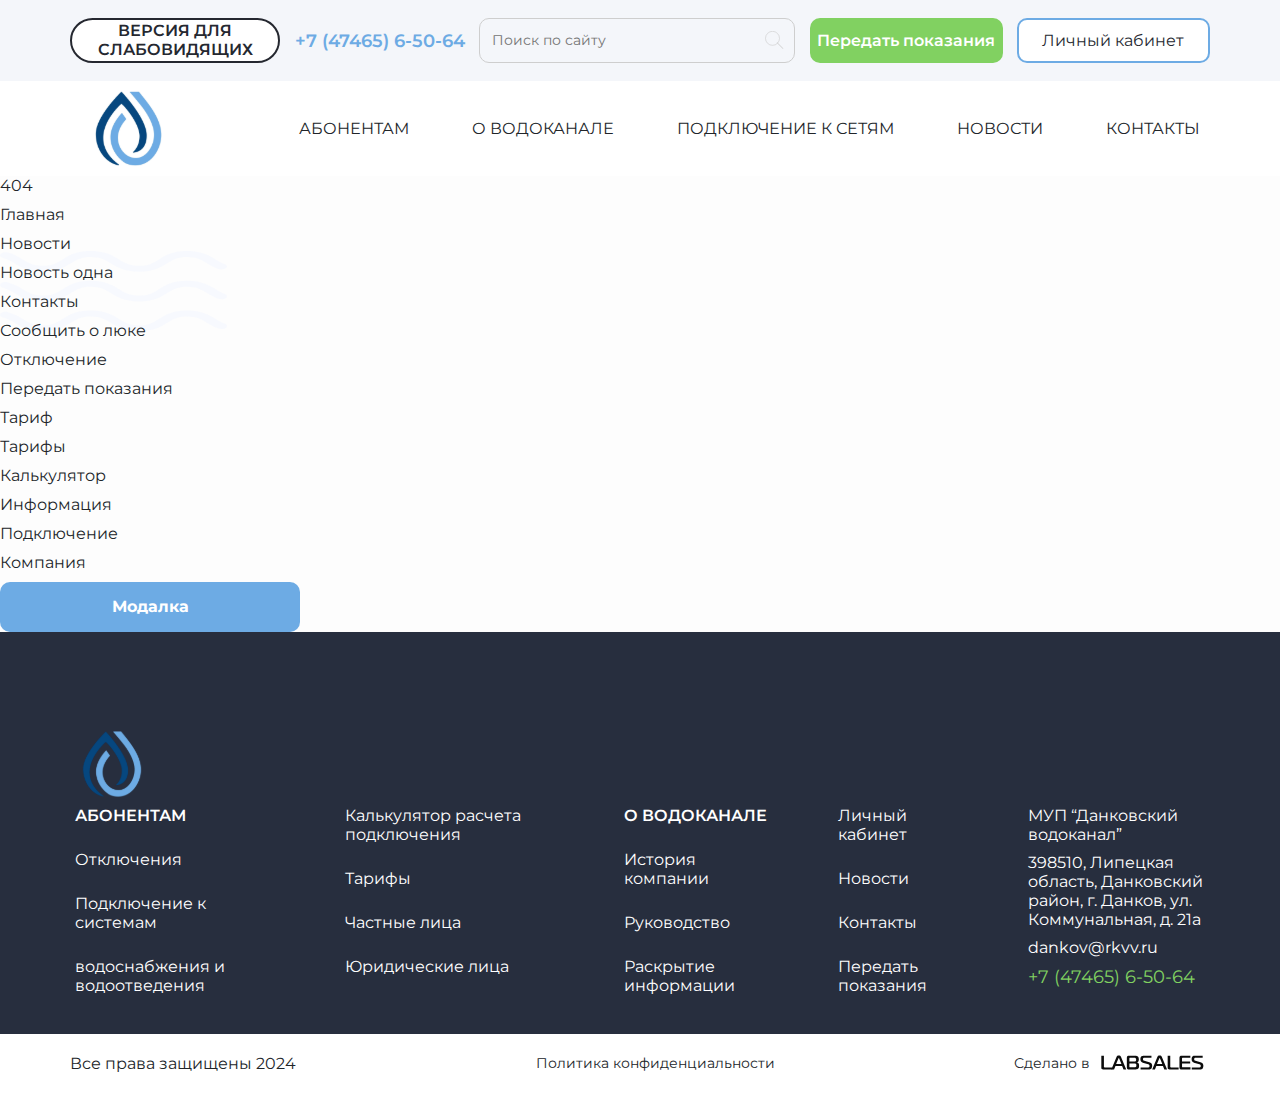
<file: index.html>
<!DOCTYPE html>
<html>
  <head>
    <meta charset="utf-8" />
    <meta http-equiv="X-UA-Compatible" content="IE=edge" />
    <title></title>
    <meta name="description" content="" />
    <meta name="viewport" content="width=device-width, initial-scale=1" />
    <link rel="preconnect" href="https://fonts.googleapis.com" />
    <link rel="preconnect" href="https://fonts.gstatic.com" crossorigin />
    <link
      href="https://fonts.googleapis.com/css2?family=Montserrat:ital,wght@0,100..900;1,100..900&display=swap"
      rel="stylesheet"
    />
    <link
      href="https://cdn.jsdelivr.net/npm/bootstrap@5.3.3/dist/css/bootstrap.min.css"
      rel="stylesheet"
    />
    <link rel="stylesheet" href="css/style.css" />
    <script
      defer
      src="https://cdn.jsdelivr.net/npm/bootstrap@5.3.3/dist/js/bootstrap.bundle.min.js"
      integrity="sha384-YvpcrYf0tY3lHB60NNkmXc5s9fDVZLESaAA55NDzOxhy9GkcIdslK1eN7N6jIeHz"
      crossorigin="anonymous"
    ></script>
  </head>
  <body>
    <div class="main-wrapper">
      <header>
        <div class="header">
          <div class="header-blocks container col-xl-12">
            <div class="header-block">
              <button class="version-site">ВЕРСИЯ ДЛЯ СЛАБОВИДЯЩИХ</button>
            </div>
            <div class="header-block">
              <div class="contact-number">
                <a href="#">+7 (47465) 6-50-64</a>
              </div>
              <form action="">
                <input
                  type="text"
                  class="search"
                  placeholder="Поиск по сайту"
                />
              </form>
            </div>
            <div class="header-block">
              <a href="indications.html"
                ><button
                  class="button btn-green"
                  style="margin-right: 1.8rem; font-weight: 600"
                >
                  Передать показания
                </button></a
              >
              <a href="#"
                ><button class="button btn-white" style="font-weight: 400">
                  Личный кабинет
                </button></a
              >
            </div>
          </div>
        </div>
        <div class="container col-xl-12 row">
          <div class="col-2">
            <div class="logo">
              <a href="#"><img src="img/logo.svg" /></a>
            </div>
          </div>
          <div class="col-10">
            <nav>
              <ul>
                <li class="dropdown-trigger">
                  АБОНЕНТАМ
                  <div class="dropdown-menu">
                    <span class="triangle"></span>
                    <ul class="dropdown-menu__box">
                      <li><a href="disconnection.html">Отключения</a></li>
                      <li>
                        <a href="calculator.html"
                          >Калькулятор расчета подключения</a
                        >
                      </li>
                      <li><a href="tarifs.html">Тарифы</a></li>
                      <li><a href="tarif.html"> Частные лица</a></li>
                      <li><a href="tarif.html">Юридические лица</a></li>
                    </ul>
                  </div>
                </li>
                <li class="dropdown-trigger">
                  О ВОДОКАНАЛЕ
                  <div class="dropdown-menu">
                    <span class="triangle"></span>
                    <ul class="dropdown-menu__box">
                      <li>История компании</li>
                      <li>Руководство</li>
                      <li>Раскрытие информации</li>
                    </ul>
                  </div>
                </li>
                <a href="connection.html"><li>ПОДКЛЮЧЕНИЕ К СЕТЯМ</li></a>
                <a href="news.html"><li>НОВОСТИ</li></a>
                <a href="contacts.html"><li>КОНТАКТЫ</li></a>
              </ul>
            </nav>
          </div>
        </div>
        <div class="mobile-block">
          <div class="mobile-header">
            <div class="mobile-logo">
              <img src="img/logo-mobile-header.png" />
            </div>
            <button class="mobile-button btn-green">Передать показания</button>
            <div class="mobile-btn__menu" id="js-trigger-mobile-menu">
              <img src="img/menu-mobile.png" />
              <img src="img/menu-mobile.png" />
              <img src="img/menu-mobile.png" />
            </div>
          </div>
          <div class="mobile-dropdown__menu" id="js-mobile-menu">
            <div class="mobile-menu__list">
              <nav>
                <ul>
                  <li
                    style="
                      font-weight: 600;
                      text-transform: uppercase;
                      margin-bottom: 18px;
                      font-size: 14px;
                    "
                  >
                    АБОНЕНТАМ
                  </li>
                  <a href="disconnection.html"><li>Отключения</li></a>
                  <a href="connection.html"
                    ><li style="width: 289px">
                      Подключение к системам водоснабжения и водоотведения
                    </li></a
                  >
                  <a href="calculator.html"
                    ><li>Калькулятор расчета подключения</li></a
                  >
                  <a href="tarifs.html"><li>Тарифы</li></a>
                  <a href="tarif.html"><li>Частные лица</li></a>
                  <a href="tarif.html"><li>Юридические лица</li></a>
                </ul>
                <ul>
                  <li
                    style="
                      font-weight: 600;
                      text-transform: uppercase;
                      margin-bottom: 18px;
                      font-size: 14px;
                      padding-top: 12px;
                    "
                  >
                    О ВОДОКАНАЛЕ
                  </li>
                  <a href="company.html"><li>История компании</li></a>
                  <a href="company.html"><li>Руководство</li></a>
                  <a href="information.html"><li>Раскрытие информации</li></a>
                  <a href="#"><li>Личный кабинет</li></a>
                  <a href="news.html"><li>Новости</li></a>
                  <a href="contacts.html"><li>Контакты</li></a>
                  <a href="indications.html"><li>Передать показания</li></a>
                </ul>
                <ul>
                  <a href="#"
                    ><li class="contact-number__mobile">
                      +7 (47465) 6-50-64
                    </li></a
                  >
                  <li style="font-size: 14px; padding-bottom: 20px">
                    Почта: <a href="#">dankov@rkvv.ru</a>
                  </li>
                  <li>МУП “Данковский водоканал”</li>
                  <li style="width: 282px">
                    398510, Липецкая область, Данковский район, г. Данков, ул.
                    Коммунальная, д. 21а
                  </li>
                  <li style="padding-top: 12px; color: #66666680">
                    Все права защищены 2024
                  </li>
                  <a href="#" style="color: #66666680"
                    ><li>Политика конфиденциальности</li></a
                  >
                </ul>
              </nav>
            </div>
            <div class="logo-author__mobile-menu">
              <p class="small-text" style="margin-right: 10px">Сделано в</p>
              <a href="#"><img src="img/copyright-w.svg" /></a>
            </div>
          </div>
        </div>
      </header>
      <main id="main">
        <section
          style="
            display: flex;
            gap: 10px;
            flex-direction: column;
            background: url(img/waves.svg) 0% 20% no-repeat, #fdfdfd;
          "
        >
          <a href="not_found.html">404</a>
          <a href="main.html">Главная</a>
          <a href="news.html">Новости</a>
          <a href="news_one.html">Новость одна</a>
          <a href="contacts.html">Контакты</a>
          <a href="report.html">Сообщить о люке</a>
          <a href="disconnection.html">Отключение</a>
          <a href="indications.html">Передать показания</a>
          <a href="tarif.html">Тариф</a>
          <a href="tarifs.html">Тарифы</a>
          <a href="calculator.html">Калькулятор</a>
          <a href="information.html">Информация</a>
          <a href="connection.html">Подключение</a>
          <a href="company.html">Компания</a>
          <button
            class="js-btn-modal-application btn-blue"
            style="width: 300px; height: 50px"
          >
            Модалка
          </button>
        </section>
      </main>
      <footer id="footer">
        <div class="footer-block">
          <div class="container col-xl-12">
            <div class="footer-logo">
              <a href="#">
                <img src="img/footer-logo.svg" />
              </a>
              <div class="mobile-footer-contacts">
                <ul>
                  <a href="#"
                    ><li
                      class="contact-number__mobile"
                      style="font-size: 16px; margin-bottom: 15px"
                    >
                      +7 (47465) 6-50-64
                    </li></a
                  >
                  <li style="font-size: 14px; color: white">
                    Почта: <a href="#">dankov@rkvv.ru</a>
                  </li>
                </ul>
              </div>
            </div>
            <div class="footer-elements">
              <div class="footer-element">
                <ul>
                  <li class="footer-list__tittle">АБОНЕНТАМ</li>
                  <li><a href="disconnection.html">Отключения</a></li>
                  <li><a href="connection.html">Подключение к системам</a></li>
                  <li>
                    <a href="connection.html">водоснабжения и водоотведения</a>
                  </li>
                </ul>
              </div>
              <div class="footer-element">
                <ul>
                  <li>
                    <a href="calculator.html"
                      >Калькулятор расчета подключения</a
                    >
                  </li>
                  <li><a href="tarifs.html">Тарифы</a></li>
                  <li><a href="tarif.html">Частные лица</a></li>
                  <li><a href="tarifs.html">Юридические лица</a></li>
                </ul>
              </div>
              <div class="footer-element">
                <ul>
                  <li class="footer-list__tittle">О ВОДОКАНАЛЕ</li>
                  <li><a href="company.html">История компании</a></li>
                  <li><a href="company.html">Руководство</a></li>
                  <li><a href="information.html">Раскрытие информации</a></li>
                </ul>
              </div>
              <div class="footer-element">
                <ul>
                  <li><a href="#">Личный кабинет</a></li>
                  <li><a href="news.html">Новости</a></li>
                  <li><a href="contacts.html">Контакты</a></li>
                  <li><a href="indications.html">Передать показания</a></li>
                </ul>
              </div>
              <div class="footer-element__contacts">
                <ul>
                  <li><a href="#">МУП “Данковский водоканал”</a></li>
                  <li>
                    <a href="#"
                      >398510, Липецкая область, Данковский район, г. Данков,
                      ул. Коммунальная, д. 21а</a
                    >
                  </li>
                  <li class="footer-mail"><a href="#">dankov@rkvv.ru</a></li>
                  <li class="footer-contact-number">
                    <a href="#">+7 (47465) 6-50-64</a>
                  </li>
                  <li class="mobile-footer__el">Все права защищены 2024</li>
                  <li class="mobile-footer__el">
                    <a href="#">Политика конфиденциальности</a>
                  </li>
                </ul>
              </div>
            </div>
          </div>
        </div>
        <div class="container col-xl-12">
          <div class="footer-block__author">
            <div class="copyrights mobile-copyrights">
              Все права защищены 2024
            </div>
            <div class="small-text mobile-political">
              <a href="#">Политика конфиденциальности</a>
            </div>
            <div class="logo-author">
              <p class="small-text">Сделано в</p>
              <a href="#"><img src="img/copyright-w.svg" /></a>
            </div>
          </div>
        </div>
        <div id="js-modal_application" class="modal fade">
          <div class="modal-dialog modal-dialog-centered md-notification">
            <div class="modal-content">
              <div class="modal-body">
                <div class="modal-notification__text">
                  <h2>Заявка успешно отправлена!</h2>
                </div>
              </div>
            </div>
          </div>
        </div>
      </footer>
    </div>
  </body>
  <script src="js/style.js"></script>
</html>
</file>
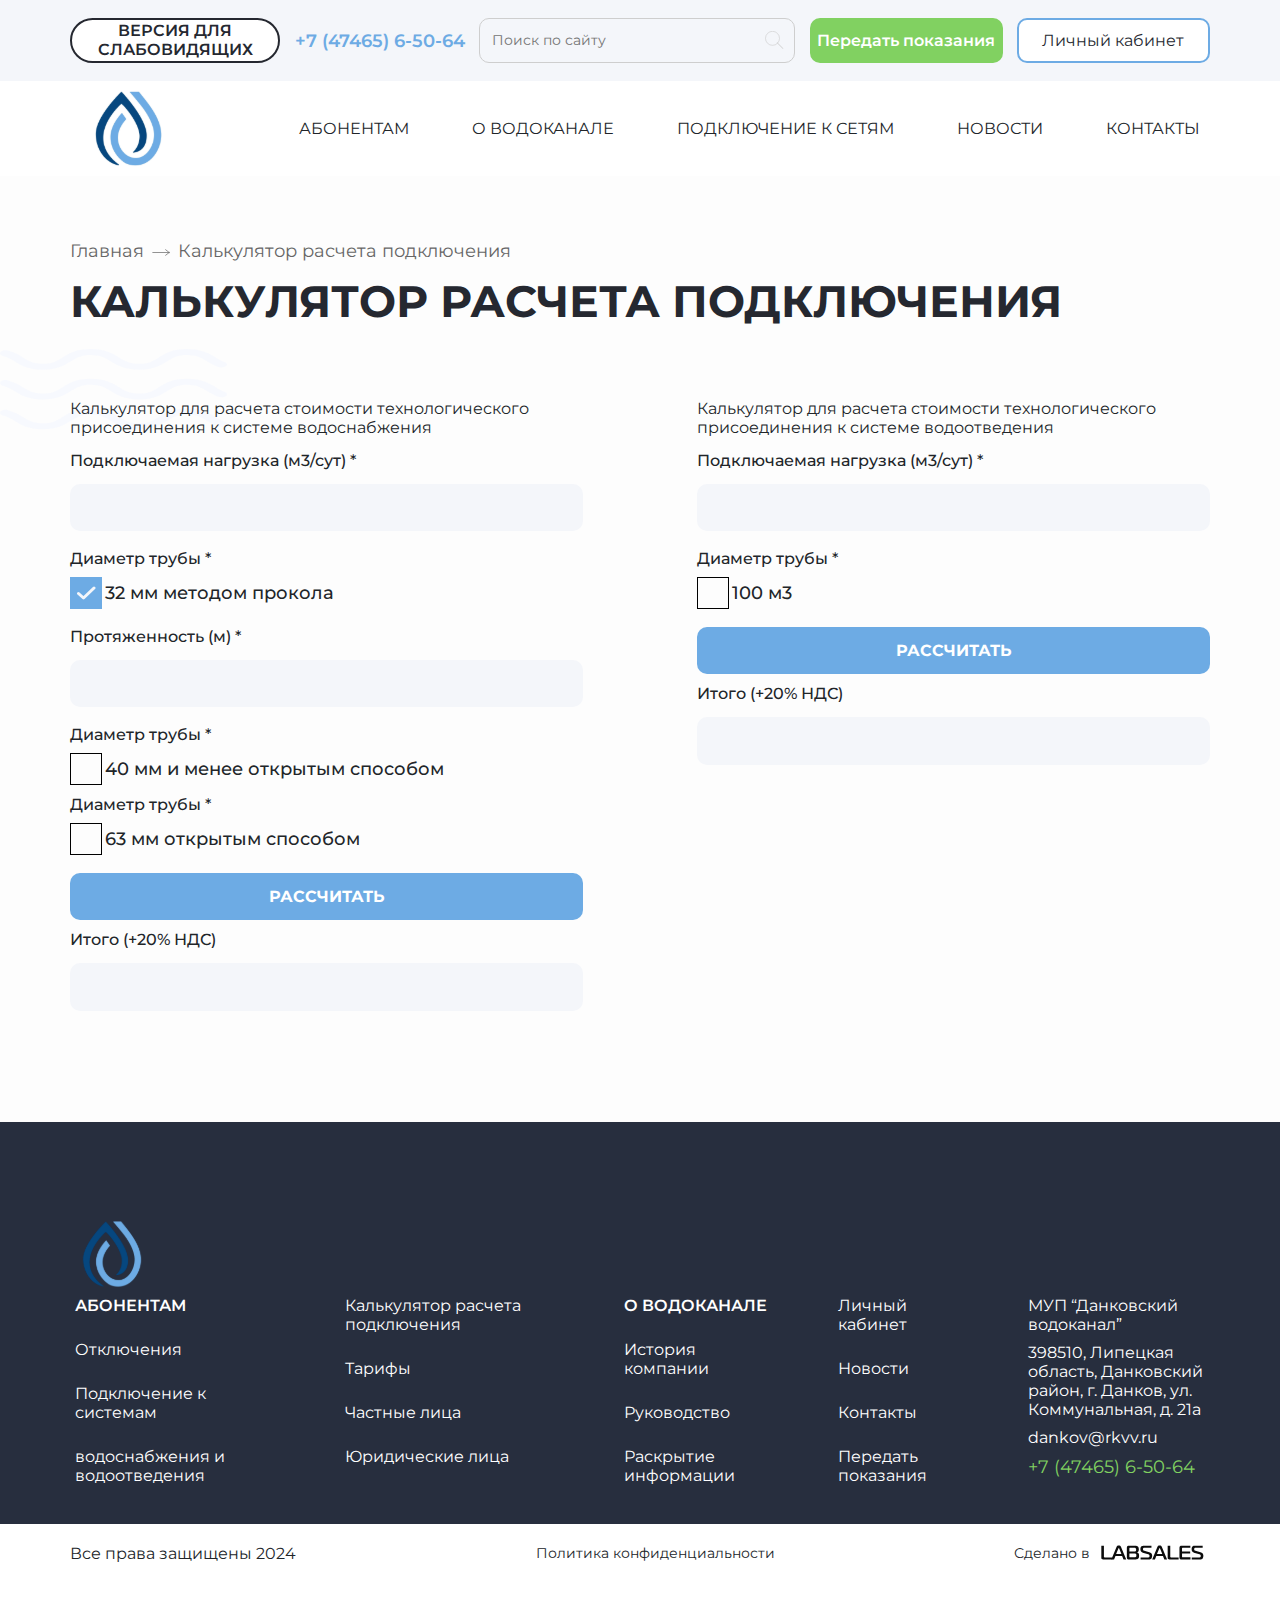
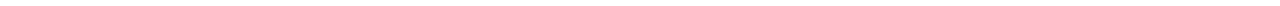
<file: calculator.html>
<!DOCTYPE html>
<html>
  <head>
    <meta charset="utf-8" />
    <meta http-equiv="X-UA-Compatible" content="IE=edge" />
    <title></title>
    <meta name="description" content="" />
    <meta name="viewport" content="width=device-width, initial-scale=1" />
    <link rel="preconnect" href="https://fonts.googleapis.com" />
    <link rel="preconnect" href="https://fonts.gstatic.com" crossorigin />
    <link
      href="https://fonts.googleapis.com/css2?family=Montserrat:ital,wght@0,100..900;1,100..900&display=swap"
      rel="stylesheet"
    />
    <link
      href="https://cdn.jsdelivr.net/npm/bootstrap@5.3.3/dist/css/bootstrap.min.css"
      rel="stylesheet"
    />
    <link rel="stylesheet" href="css/style.css" />
    <script
      defer
      src="https://cdn.jsdelivr.net/npm/bootstrap@5.3.3/dist/js/bootstrap.bundle.min.js"
      integrity="sha384-YvpcrYf0tY3lHB60NNkmXc5s9fDVZLESaAA55NDzOxhy9GkcIdslK1eN7N6jIeHz"
      crossorigin="anonymous"
    ></script>
  </head>
  <body>
    <div class="main-wrapper">
      <header>
        <div class="header">
          <div class="header-blocks container col-xl-12">
            <div class="header-block">
              <button class="version-site">ВЕРСИЯ ДЛЯ СЛАБОВИДЯЩИХ</button>
            </div>
            <div class="header-block">
              <div class="contact-number">
                <a href="#">+7 (47465) 6-50-64</a>
              </div>
              <form action="">
                <input
                  type="text"
                  class="search"
                  placeholder="Поиск по сайту"
                />
              </form>
            </div>
            <div class="header-block">
              <a href="indications.html"
                ><button
                  class="button btn-green"
                  style="margin-right: 1.8rem; font-weight: 600"
                >
                  Передать показания
                </button></a
              >
              <a href="#"
                ><button class="button btn-white" style="font-weight: 400">
                  Личный кабинет
                </button></a
              >
            </div>
          </div>
        </div>
        <div class="container col-xl-12 row">
          <div class="col-2">
            <div class="logo">
              <a href="#"><img src="img/logo.svg" /></a>
            </div>
          </div>
          <div class="col-10">
            <nav>
              <ul>
                <li class="dropdown-trigger">
                  АБОНЕНТАМ
                  <div class="dropdown-menu">
                    <span class="triangle"></span>
                    <ul class="dropdown-menu__box">
                      <li><a href="disconnection.html">Отключения</a></li>
                      <li>
                        <a href="calculator.html"
                          >Калькулятор расчета подключения</a
                        >
                      </li>
                      <li><a href="tarifs.html">Тарифы</a></li>
                      <li><a href="tarif.html"> Частные лица</a></li>
                      <li><a href="tarif.html">Юридические лица</a></li>
                    </ul>
                  </div>
                </li>
                <li class="dropdown-trigger">
                  О ВОДОКАНАЛЕ
                  <div class="dropdown-menu">
                    <span class="triangle"></span>
                    <ul class="dropdown-menu__box">
                      <li>История компании</li>
                      <li>Руководство</li>
                      <li>Раскрытие информации</li>
                    </ul>
                  </div>
                </li>
                <a href="connection.html"><li>ПОДКЛЮЧЕНИЕ К СЕТЯМ</li></a>
                <a href="news.html"><li>НОВОСТИ</li></a>
                <a href="contacts.html"><li>КОНТАКТЫ</li></a>
              </ul>
            </nav>
          </div>
        </div>
        <div class="mobile-block">
          <div class="mobile-header">
            <div class="mobile-logo">
              <img src="img/logo-mobile-header.png" />
            </div>
            <button class="mobile-button btn-green">Передать показания</button>
            <div class="mobile-btn__menu" id="js-trigger-mobile-menu">
              <img src="img/menu-mobile.png" />
              <img src="img/menu-mobile.png" />
              <img src="img/menu-mobile.png" />
            </div>
          </div>
          <div class="mobile-dropdown__menu" id="js-mobile-menu">
            <div class="mobile-menu__list">
              <nav>
                <ul>
                  <li
                    style="
                      font-weight: 600;
                      text-transform: uppercase;
                      margin-bottom: 18px;
                      font-size: 14px;
                    "
                  >
                    АБОНЕНТАМ
                  </li>
                  <a href="disconnection.html"><li>Отключения</li></a>
                  <a href="connection.html"
                    ><li style="width: 289px">
                      Подключение к системам водоснабжения и водоотведения
                    </li></a
                  >
                  <a href="calculator.html"
                    ><li>Калькулятор расчета подключения</li></a
                  >
                  <a href="tarifs.html"><li>Тарифы</li></a>
                  <a href="tarif.html"><li>Частные лица</li></a>
                  <a href="tarif.html"><li>Юридические лица</li></a>
                </ul>
                <ul>
                  <li
                    style="
                      font-weight: 600;
                      text-transform: uppercase;
                      margin-bottom: 18px;
                      font-size: 14px;
                      padding-top: 12px;
                    "
                  >
                    О ВОДОКАНАЛЕ
                  </li>
                  <a href="company.html"><li>История компании</li></a>
                  <a href="company.html"><li>Руководство</li></a>
                  <a href="information.html"><li>Раскрытие информации</li></a>
                  <a href="#"><li>Личный кабинет</li></a>
                  <a href="news.html"><li>Новости</li></a>
                  <a href="contacts.html"><li>Контакты</li></a>
                  <a href="indications.html"><li>Передать показания</li></a>
                </ul>
                <ul>
                  <a href="#"
                    ><li class="contact-number__mobile">
                      +7 (47465) 6-50-64
                    </li></a
                  >
                  <li style="font-size: 14px; padding-bottom: 20px">
                    Почта: <a href="#">dankov@rkvv.ru</a>
                  </li>
                  <li>МУП “Данковский водоканал”</li>
                  <li style="width: 282px">
                    398510, Липецкая область, Данковский район, г. Данков, ул.
                    Коммунальная, д. 21а
                  </li>
                  <li style="padding-top: 12px; color: #66666680">
                    Все права защищены 2024
                  </li>
                  <a href="#" style="color: #66666680"
                    ><li>Политика конфиденциальности</li></a
                  >
                </ul>
              </nav>
            </div>
            <div class="logo-author__mobile-menu">
              <p class="small-text" style="margin-right: 10px">Сделано в</p>
              <a href="#"><img src="img/copyright-w.svg" /></a>
            </div>
          </div>
        </div>
      </header>
      <main id="main">
        <section>
          <div
            class="wrapper-background"
            style="background: url(img/waves.svg) 0% 20% no-repeat, #fdfdfd"
          >
            <div class="container col-xl-12 calculator">
              <div class="breadcrumbs">
                <ul>
                  <li><a href="main.html">Главная</a></li>
                  <li><img src="img/arrow-br.svg" /></li>
                  <li><a href="#">Калькулятор расчета подключения</a></li>
                </ul>
              </div>
              <h1
                class="tittle-section"
                style="color: #252830; text-transform: uppercase"
              >
                КАЛЬКУЛЯТОР РАСЧЕТА ПОДКЛЮЧЕНИЯ
              </h1>
              <div class="calculator-blocks form-blocks">
                <div class="form-block">
                  <p>
                    Калькулятор для расчета стоимости технологического
                    присоединения к системе водоснабжения
                  </p>
                  <div class="form-input">
                    <p>Подключаемая нагрузка (м3/сут) *</p>
                    <input type="text" name="load" class="req" required />
                  </div>
                  <div class="form-input fm-calc">
                    <p>Диаметр трубы *</p>
                    <input
                      type="checkbox"
                      name="d-load"
                      id="d-load"
                      checked
                      style="width: 32px; height: 32px; margin-top: 10px"
                    />
                    <label
                      for="d-load"
                      style="font-size: 18px; font-weight: 500"
                      >32 мм методом прокола</label
                    >
                  </div>
                  <div class="form-input">
                    <p>Протяженность (м) *</p>
                    <input type="text" name="length" />
                  </div>
                  <div class="form-input fm-calc">
                    <p>Диаметр трубы *</p>
                    <input
                      type="checkbox"
                      name="d-length1"
                      id="d-length1"
                      style="width: 32px; height: 32px"
                    />
                    <label
                      for="d-length1"
                      style="font-size: 18px; font-weight: 500"
                      class="mb-lb"
                      >40 мм и менее открытым способом</label
                    >
                    <p style="margin-top: 10px">Диаметр трубы *</p>
                    <input
                      type="checkbox"
                      name="d-length2"
                      id="d-length2"
                      style="width: 32px; height: 32px"
                    />
                    <label
                      for="d-length2"
                      style="font-size: 18px; font-weight: 500"
                      >63 мм открытым способом</label
                    >
                  </div>
                  <button
                    class="btn-blue js-btn-modal-application"
                    type="submit"
                    style="height: 3.4rem"
                  >
                    РАССЧИТАТЬ
                  </button>
                  <div class="form-input">
                    <p>Итого (+20% НДС)</p>
                    <input type="text" name="sum1" />
                  </div>
                </div>
                <div class="form-block">
                  <p>
                    Калькулятор для расчета стоимости технологического
                    присоединения к системе водоотведения
                  </p>
                  <div class="form-input">
                    <p>Подключаемая нагрузка (м3/сут) *</p>
                    <input type="text" name="load2" class="req" required />
                  </div>
                  <div class="form-input fm-calc">
                    <p>Диаметр трубы *</p>
                    <input
                      type="checkbox"
                      name="d-load2"
                      id="d-load2"
                      style="width: 32px; height: 32px"
                    />
                    <label
                      for="d-load2"
                      style="font-size: 18px; font-weight: 500"
                      >100 м3</label
                    >
                  </div>

                  <button
                    class="btn-blue js-btn-modal-application"
                    type="submit"
                    style="height: 3.4rem"
                  >
                    РАССЧИТАТЬ
                  </button>
                  <div class="form-input">
                    <p>Итого (+20% НДС)</p>
                    <input type="text" name="sum2" />
                  </div>
                </div>
              </div>
            </div>
          </div>
        </section>
      </main>
      <footer id="footer">
        <div class="footer-block">
          <div class="container col-xl-12">
            <div class="footer-logo">
              <a href="#">
                <img src="img/footer-logo.svg" />
              </a>
              <div class="mobile-footer-contacts">
                <ul>
                  <a href="#"
                    ><li
                      class="contact-number__mobile"
                      style="font-size: 16px; margin-bottom: 15px"
                    >
                      +7 (47465) 6-50-64
                    </li></a
                  >
                  <li style="font-size: 14px; color: white">
                    Почта: <a href="#">dankov@rkvv.ru</a>
                  </li>
                </ul>
              </div>
            </div>
            <div class="footer-elements">
              <div class="footer-element">
                <ul>
                  <li class="footer-list__tittle">АБОНЕНТАМ</li>
                  <li><a href="disconnection.html">Отключения</a></li>
                  <li><a href="connection.html">Подключение к системам</a></li>
                  <li>
                    <a href="connection.html">водоснабжения и водоотведения</a>
                  </li>
                </ul>
              </div>
              <div class="footer-element">
                <ul>
                  <li>
                    <a href="calculator.html"
                      >Калькулятор расчета подключения</a
                    >
                  </li>
                  <li><a href="tarifs.html">Тарифы</a></li>
                  <li><a href="tarif.html">Частные лица</a></li>
                  <li><a href="tarifs.html">Юридические лица</a></li>
                </ul>
              </div>
              <div class="footer-element">
                <ul>
                  <li class="footer-list__tittle">О ВОДОКАНАЛЕ</li>
                  <li><a href="company.html">История компании</a></li>
                  <li><a href="company.html">Руководство</a></li>
                  <li><a href="information.html">Раскрытие информации</a></li>
                </ul>
              </div>
              <div class="footer-element">
                <ul>
                  <li><a href="#">Личный кабинет</a></li>
                  <li><a href="news.html">Новости</a></li>
                  <li><a href="contacts.html">Контакты</a></li>
                  <li><a href="indications.html">Передать показания</a></li>
                </ul>
              </div>
              <div class="footer-element__contacts">
                <ul>
                  <li><a href="#">МУП “Данковский водоканал”</a></li>
                  <li>
                    <a href="#"
                      >398510, Липецкая область, Данковский район, г. Данков,
                      ул. Коммунальная, д. 21а</a
                    >
                  </li>
                  <li class="footer-mail"><a href="#">dankov@rkvv.ru</a></li>
                  <li class="footer-contact-number">
                    <a href="#">+7 (47465) 6-50-64</a>
                  </li>
                  <li class="mobile-footer__el">Все права защищены 2024</li>
                  <li class="mobile-footer__el">
                    <a href="#">Политика конфиденциальности</a>
                  </li>
                </ul>
              </div>
            </div>
          </div>
        </div>
        <div class="container col-xl-12">
          <div class="footer-block__author">
            <div class="copyrights mobile-copyrights">
              Все права защищены 2024
            </div>
            <div class="small-text mobile-political">
              <a href="#">Политика конфиденциальности</a>
            </div>
            <div class="logo-author">
              <p class="small-text">Сделано в</p>
              <a href="#"><img src="img/copyright-w.svg" /></a>
            </div>
          </div>
        </div>
      </footer>
    </div>
  </body>
  <script src="js/style.js"></script>
</html>
</file>
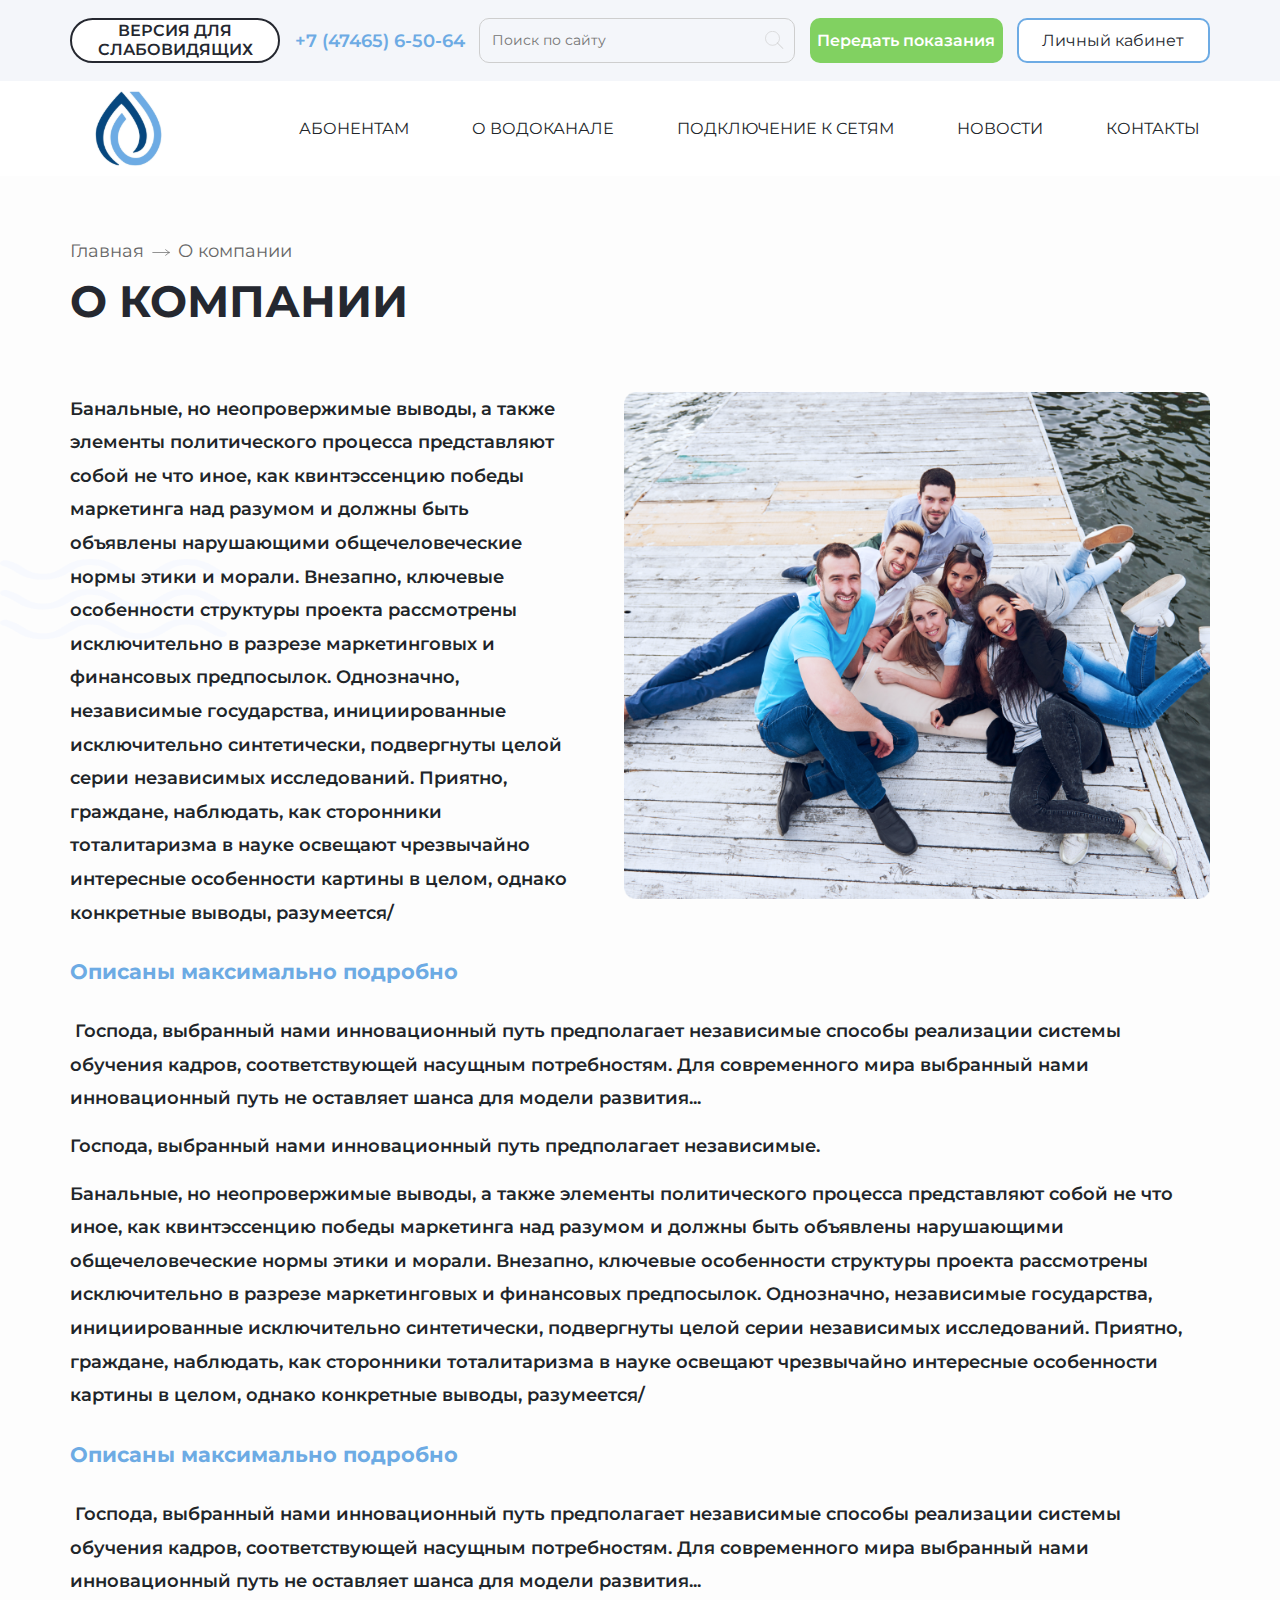
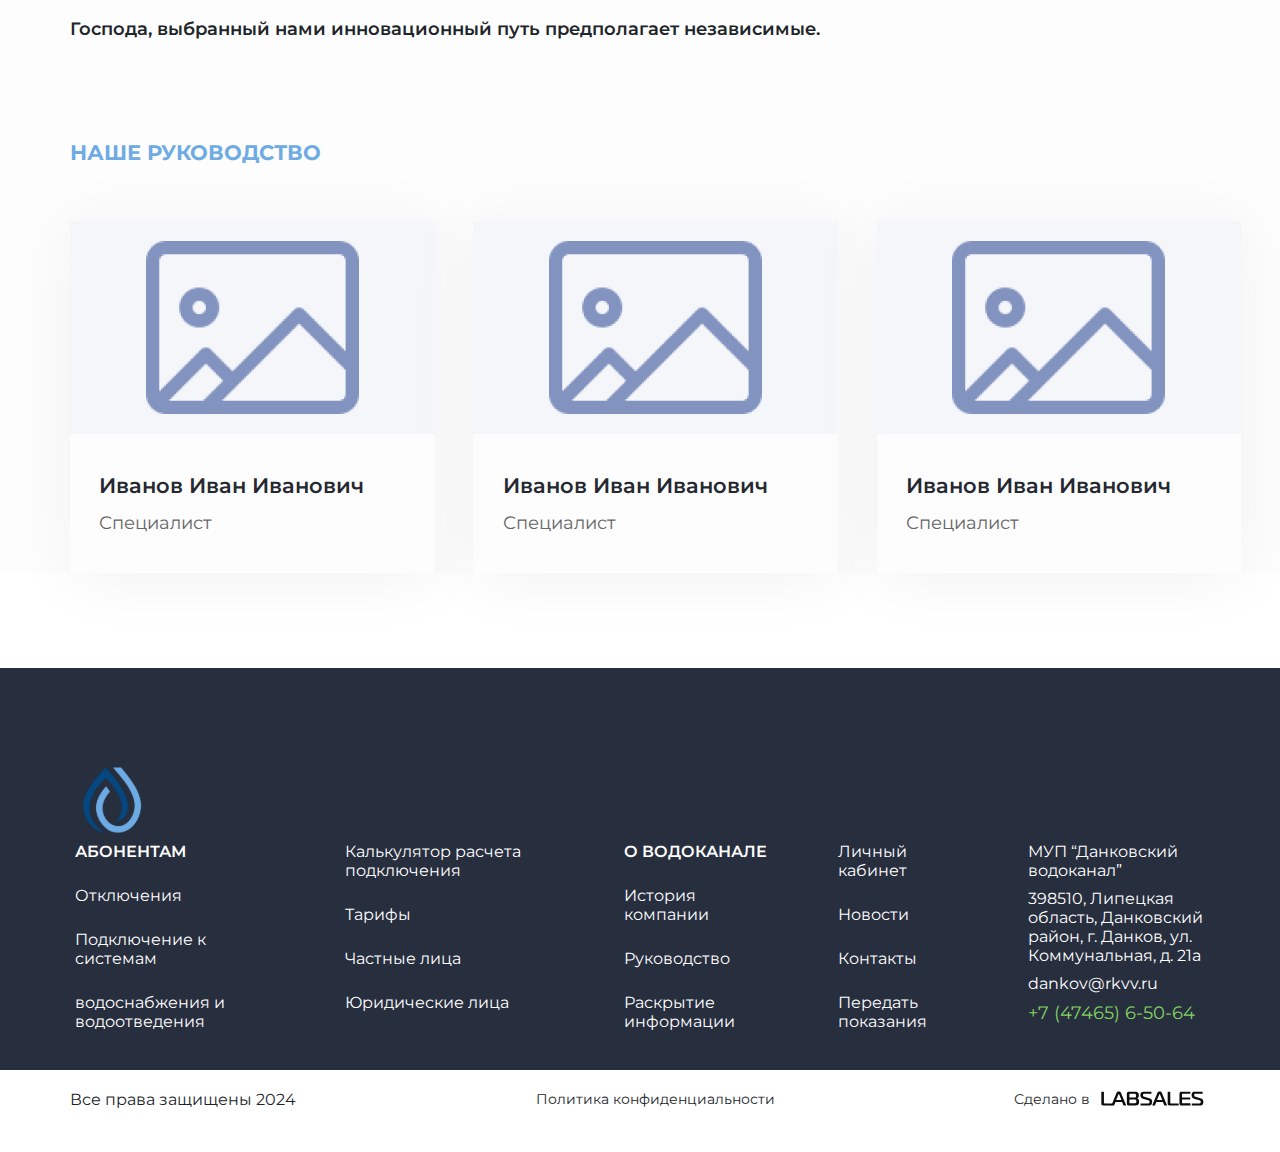
<file: company.html>
<!DOCTYPE html>
<html>
  <head>
    <meta charset="utf-8" />
    <meta http-equiv="X-UA-Compatible" content="IE=edge" />
    <title></title>
    <meta name="description" content="" />
    <meta name="viewport" content="width=device-width, initial-scale=1" />
    <link rel="preconnect" href="https://fonts.googleapis.com" />
    <link rel="preconnect" href="https://fonts.gstatic.com" crossorigin />
    <link
      href="https://fonts.googleapis.com/css2?family=Montserrat:ital,wght@0,100..900;1,100..900&display=swap"
      rel="stylesheet"
    />
    <link
      href="https://cdn.jsdelivr.net/npm/bootstrap@5.3.3/dist/css/bootstrap.min.css"
      rel="stylesheet"
    />
    <link rel="stylesheet" href="css/style.css" />
    <script
      defer
      src="https://cdn.jsdelivr.net/npm/bootstrap@5.3.3/dist/js/bootstrap.bundle.min.js"
      integrity="sha384-YvpcrYf0tY3lHB60NNkmXc5s9fDVZLESaAA55NDzOxhy9GkcIdslK1eN7N6jIeHz"
      crossorigin="anonymous"
    ></script>
  </head>
  <body>
    <div class="main-wrapper">
      <header>
        <div class="header">
          <div class="header-blocks container col-xl-12">
            <div class="header-block">
              <button class="version-site">ВЕРСИЯ ДЛЯ СЛАБОВИДЯЩИХ</button>
            </div>
            <div class="header-block">
              <div class="contact-number">
                <a href="#">+7 (47465) 6-50-64</a>
              </div>
              <form action="">
                <input
                  type="text"
                  class="search"
                  placeholder="Поиск по сайту"
                />
              </form>
            </div>
            <div class="header-block">
              <a href="indications.html"
                ><button
                  class="button btn-green"
                  style="margin-right: 1.8rem; font-weight: 600"
                >
                  Передать показания
                </button></a
              >
              <a href="#"
                ><button class="button btn-white" style="font-weight: 400">
                  Личный кабинет
                </button></a
              >
            </div>
          </div>
        </div>
        <div class="container col-xl-12 row">
          <div class="col-2">
            <div class="logo">
              <a href="#"><img src="img/logo.svg" /></a>
            </div>
          </div>
          <div class="col-10">
            <nav>
              <ul>
                <li class="dropdown-trigger">
                  АБОНЕНТАМ
                  <div class="dropdown-menu">
                    <span class="triangle"></span>
                    <ul class="dropdown-menu__box">
                      <li><a href="disconnection.html">Отключения</a></li>
                      <li>
                        <a href="calculator.html"
                          >Калькулятор расчета подключения</a
                        >
                      </li>
                      <li><a href="tarifs.html">Тарифы</a></li>
                      <li><a href="tarif.html"> Частные лица</a></li>
                      <li><a href="tarif.html">Юридические лица</a></li>
                    </ul>
                  </div>
                </li>
                <li class="dropdown-trigger">
                  О ВОДОКАНАЛЕ
                  <div class="dropdown-menu">
                    <span class="triangle"></span>
                    <ul class="dropdown-menu__box">
                      <li>История компании</li>
                      <li>Руководство</li>
                      <li>Раскрытие информации</li>
                    </ul>
                  </div>
                </li>
                <a href="connection.html"><li>ПОДКЛЮЧЕНИЕ К СЕТЯМ</li></a>
                <a href="news.html"><li>НОВОСТИ</li></a>
                <a href="contacts.html"><li>КОНТАКТЫ</li></a>
              </ul>
            </nav>
          </div>
        </div>
        <div class="mobile-block">
          <div class="mobile-header">
            <div class="mobile-logo">
              <img src="img/logo-mobile-header.png" />
            </div>
            <button class="mobile-button btn-green">Передать показания</button>
            <div class="mobile-btn__menu" id="js-trigger-mobile-menu">
              <img src="img/menu-mobile.png" />
              <img src="img/menu-mobile.png" />
              <img src="img/menu-mobile.png" />
            </div>
          </div>
          <div class="mobile-dropdown__menu" id="js-mobile-menu">
            <div class="mobile-menu__list">
              <nav>
                <ul>
                  <li
                    style="
                      font-weight: 600;
                      text-transform: uppercase;
                      margin-bottom: 18px;
                      font-size: 14px;
                    "
                  >
                    АБОНЕНТАМ
                  </li>
                  <a href="disconnection.html"><li>Отключения</li></a>
                  <a href="connection.html"
                    ><li style="width: 289px">
                      Подключение к системам водоснабжения и водоотведения
                    </li></a
                  >
                  <a href="calculator.html"
                    ><li>Калькулятор расчета подключения</li></a
                  >
                  <a href="tarifs.html"><li>Тарифы</li></a>
                  <a href="tarif.html"><li>Частные лица</li></a>
                  <a href="tarif.html"><li>Юридические лица</li></a>
                </ul>
                <ul>
                  <li
                    style="
                      font-weight: 600;
                      text-transform: uppercase;
                      margin-bottom: 18px;
                      font-size: 14px;
                      padding-top: 12px;
                    "
                  >
                    О ВОДОКАНАЛЕ
                  </li>
                  <a href="company.html"><li>История компании</li></a>
                  <a href="company.html"><li>Руководство</li></a>
                  <a href="information.html"><li>Раскрытие информации</li></a>
                  <a href="#"><li>Личный кабинет</li></a>
                  <a href="news.html"><li>Новости</li></a>
                  <a href="contacts.html"><li>Контакты</li></a>
                  <a href="indications.html"><li>Передать показания</li></a>
                </ul>
                <ul>
                  <a href="#"
                    ><li class="contact-number__mobile">
                      +7 (47465) 6-50-64
                    </li></a
                  >
                  <li style="font-size: 14px; padding-bottom: 20px">
                    Почта: <a href="#">dankov@rkvv.ru</a>
                  </li>
                  <li>МУП “Данковский водоканал”</li>
                  <li style="width: 282px">
                    398510, Липецкая область, Данковский район, г. Данков, ул.
                    Коммунальная, д. 21а
                  </li>
                  <li style="padding-top: 12px; color: #66666680">
                    Все права защищены 2024
                  </li>
                  <a href="#" style="color: #66666680"
                    ><li>Политика конфиденциальности</li></a
                  >
                </ul>
              </nav>
            </div>
            <div class="logo-author__mobile-menu">
              <p class="small-text" style="margin-right: 10px">Сделано в</p>
              <a href="#"><img src="img/copyright-w.svg" /></a>
            </div>
          </div>
        </div>
      </header>
      <main id="main">
        <section>
          <div
            class="wrapper-background"
            style="background: url(img/waves.svg) 0% 20% no-repeat, #fdfdfd"
          >
            <div class="container col-xl-12 company">
              <div class="breadcrumbs">
                <ul>
                  <li><a href="main.html">Главная</a></li>
                  <li><img src="img/arrow-br.svg" /></li>
                  <li><a href="#">О компании</a></li>
                </ul>
              </div>
              <h1
                class="tittle-section"
                style="color: #252830; text-transform: uppercase"
              >
                О КОМПАНИИ
              </h1>
              <div class="company-blocks">
                <div class="company-text">
                  <img src="img/сompany.png" />
                  <p>
                    Банальные, но неопровержимые выводы, а также элементы
                    политического процесса представляют собой не что иное, как
                    квинтэссенцию победы маркетинга над разумом и должны быть
                    объявлены нарушающими общечеловеческие нормы этики и морали.
                    Внезапно, ключевые особенности структуры проекта рассмотрены
                    исключительно в разрезе маркетинговых и финансовых
                    предпосылок. Однозначно, независимые государства,
                    инициированные исключительно синтетически, подвергнуты целой
                    серии независимых исследований. Приятно, граждане,
                    наблюдать, как сторонники тоталитаризма в науке освещают
                    чрезвычайно интересные особенности картины в целом, однако
                    конкретные выводы, разумеется/
                  </p>
                  <h2>Описаны максимально подробно</h2>
                  <p>
                     Господа, выбранный нами инновационный путь предполагает
                    независимые способы реализации системы обучения кадров,
                    соответствующей насущным потребностям. Для современного мира
                    выбранный нами инновационный путь не оставляет шанса для
                    модели развития...
                  </p>
                  <p>
                    Господа, выбранный нами инновационный путь предполагает
                    независимые.
                  </p>
                  <p>
                    Банальные, но неопровержимые выводы, а также элементы
                    политического процесса представляют собой не что иное, как
                    квинтэссенцию победы маркетинга над разумом и должны быть
                    объявлены нарушающими общечеловеческие нормы этики и морали.
                    Внезапно, ключевые особенности структуры проекта рассмотрены
                    исключительно в разрезе маркетинговых и финансовых
                    предпосылок. Однозначно, независимые государства,
                    инициированные исключительно синтетически, подвергнуты целой
                    серии независимых исследований. Приятно, граждане,
                    наблюдать, как сторонники тоталитаризма в науке освещают
                    чрезвычайно интересные особенности картины в целом, однако
                    конкретные выводы, разумеется/
                  </p>
                  <h2>Описаны максимально подробно</h2>
                  <p>
                     Господа, выбранный нами инновационный путь предполагает
                    независимые способы реализации системы обучения кадров,
                    соответствующей насущным потребностям. Для современного мира
                    выбранный нами инновационный путь не оставляет шанса для
                    модели развития...
                  </p>
                  <p>
                    Господа, выбранный нами инновационный путь предполагает
                    независимые.
                  </p>
                </div>
                <div class="company-personal">
                  <h3>НАШЕ РУКОВОДСТВО</h3>
                  <div class="company-personal__blocks">
                    <div class="company-personal__block">
                      <div class="personal-img">
                        <img src="img/personal.png" />
                      </div>
                      <div class="personal-text">
                        <p>Иванов Иван Иванович</p>
                        <span>Специалист</span>
                      </div>
                    </div>
                    <div class="company-personal__block">
                      <div class="personal-img">
                        <img src="img/personal.png" />
                      </div>
                      <div class="personal-text">
                        <p>Иванов Иван Иванович</p>
                        <span>Специалист</span>
                      </div>
                    </div>
                    <div class="company-personal__block">
                      <div class="personal-img">
                        <img src="img/personal.png" />
                      </div>
                      <div class="personal-text">
                        <p>Иванов Иван Иванович</p>
                        <span>Специалист</span>
                      </div>
                    </div>
                  </div>
                </div>
              </div>
            </div>
          </div>
        </section>
      </main>
      <footer id="footer">
        <div class="footer-block">
          <div class="container col-xl-12">
            <div class="footer-logo">
              <a href="#">
                <img src="img/footer-logo.svg" />
              </a>
              <div class="mobile-footer-contacts">
                <ul>
                  <a href="#"
                    ><li
                      class="contact-number__mobile"
                      style="font-size: 16px; margin-bottom: 15px"
                    >
                      +7 (47465) 6-50-64
                    </li></a
                  >
                  <li style="font-size: 14px; color: white">
                    Почта: <a href="#">dankov@rkvv.ru</a>
                  </li>
                </ul>
              </div>
            </div>
            <div class="footer-elements">
              <div class="footer-element">
                <ul>
                  <li class="footer-list__tittle">АБОНЕНТАМ</li>
                  <li><a href="disconnection.html">Отключения</a></li>
                  <li><a href="connection.html">Подключение к системам</a></li>
                  <li>
                    <a href="connection.html">водоснабжения и водоотведения</a>
                  </li>
                </ul>
              </div>
              <div class="footer-element">
                <ul>
                  <li>
                    <a href="calculator.html"
                      >Калькулятор расчета подключения</a
                    >
                  </li>
                  <li><a href="tarifs.html">Тарифы</a></li>
                  <li><a href="tarif.html">Частные лица</a></li>
                  <li><a href="tarifs.html">Юридические лица</a></li>
                </ul>
              </div>
              <div class="footer-element">
                <ul>
                  <li class="footer-list__tittle">О ВОДОКАНАЛЕ</li>
                  <li><a href="company.html">История компании</a></li>
                  <li><a href="company.html">Руководство</a></li>
                  <li><a href="information.html">Раскрытие информации</a></li>
                </ul>
              </div>
              <div class="footer-element">
                <ul>
                  <li><a href="#">Личный кабинет</a></li>
                  <li><a href="news.html">Новости</a></li>
                  <li><a href="contacts.html">Контакты</a></li>
                  <li><a href="indications.html">Передать показания</a></li>
                </ul>
              </div>
              <div class="footer-element__contacts">
                <ul>
                  <li><a href="#">МУП “Данковский водоканал”</a></li>
                  <li>
                    <a href="#"
                      >398510, Липецкая область, Данковский район, г. Данков,
                      ул. Коммунальная, д. 21а</a
                    >
                  </li>
                  <li class="footer-mail"><a href="#">dankov@rkvv.ru</a></li>
                  <li class="footer-contact-number">
                    <a href="#">+7 (47465) 6-50-64</a>
                  </li>
                  <li class="mobile-footer__el">Все права защищены 2024</li>
                  <li class="mobile-footer__el">
                    <a href="#">Политика конфиденциальности</a>
                  </li>
                </ul>
              </div>
            </div>
          </div>
        </div>
        <div class="container col-xl-12">
          <div class="footer-block__author">
            <div class="copyrights mobile-copyrights">
              Все права защищены 2024
            </div>
            <div class="small-text mobile-political">
              <a href="#">Политика конфиденциальности</a>
            </div>
            <div class="logo-author">
              <p class="small-text">Сделано в</p>
              <a href="#"><img src="img/copyright-w.svg" /></a>
            </div>
          </div>
        </div>
      </footer>
    </div>
  </body>
  <script src="js/style.js"></script>
</html>
</file>
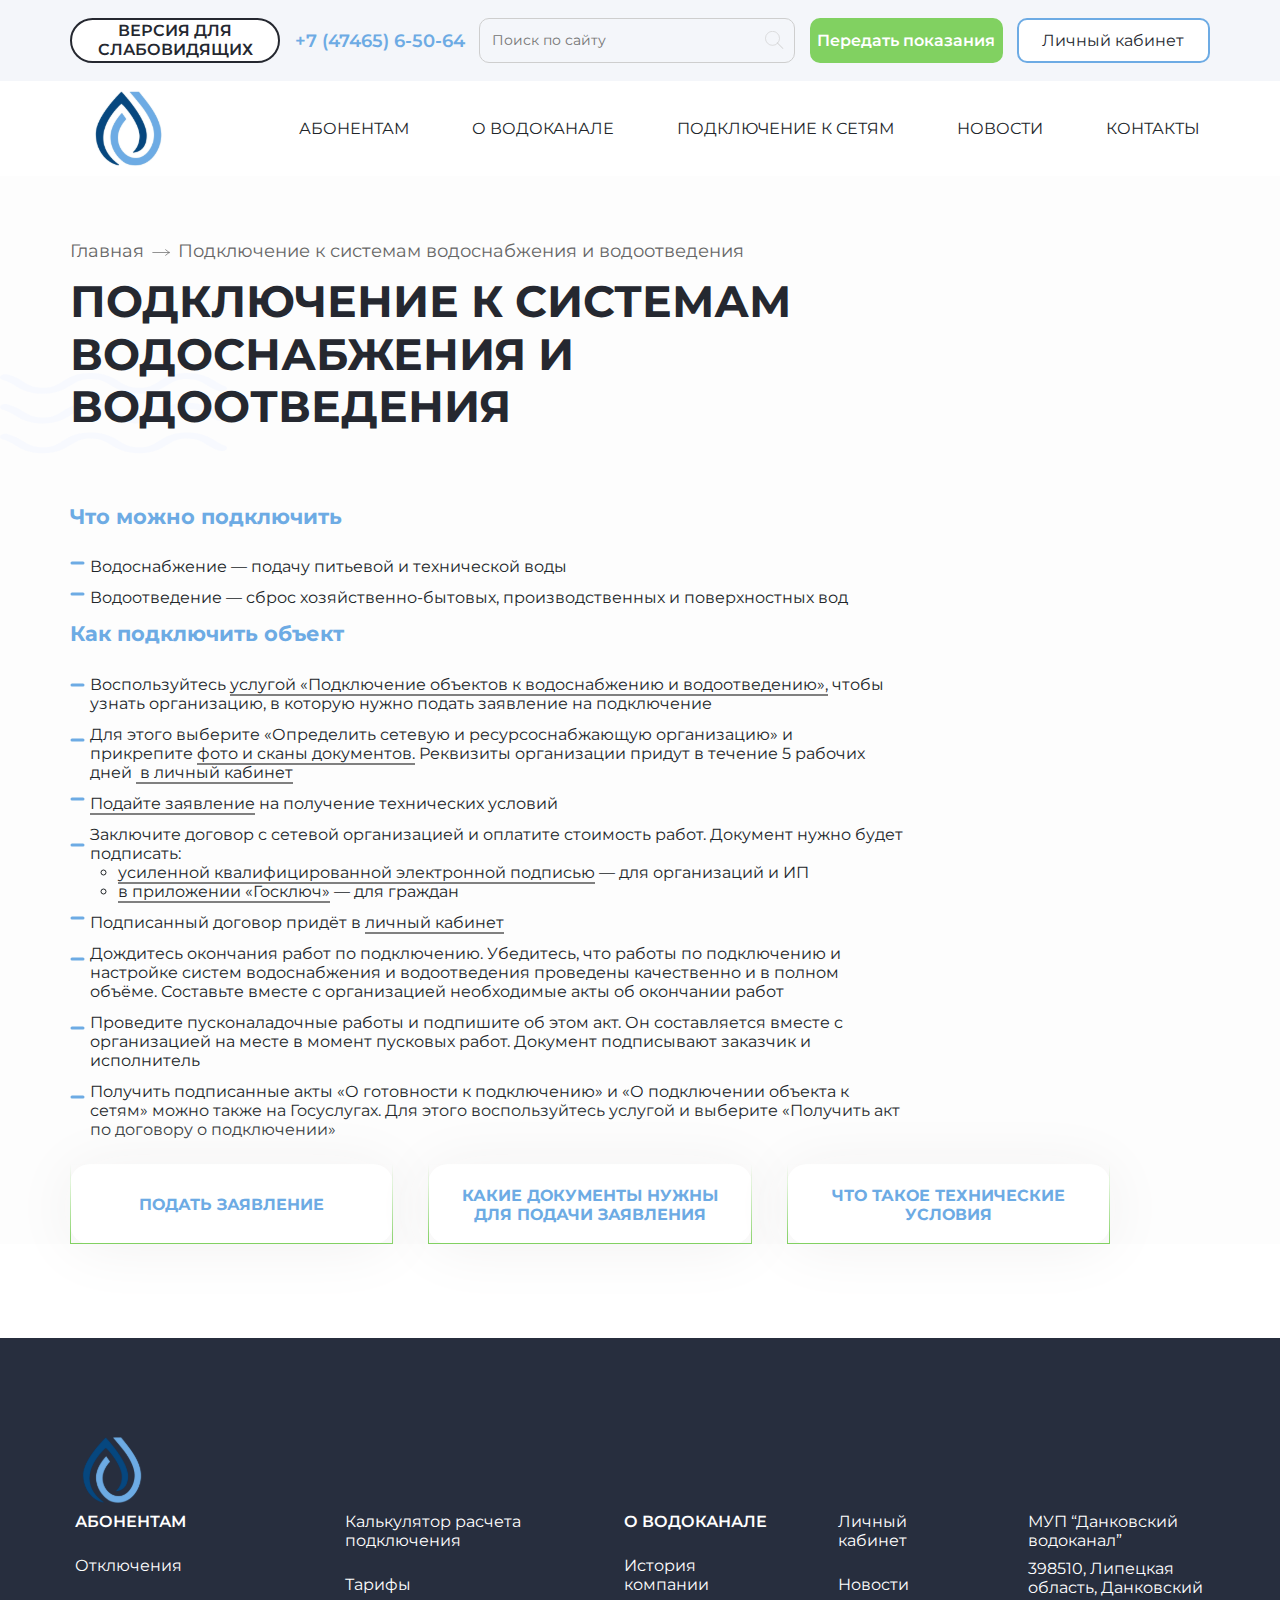
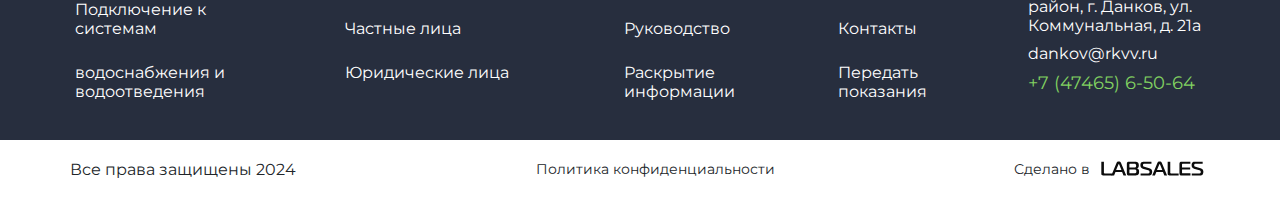
<file: connection.html>
<!DOCTYPE html>
<html>
  <head>
    <meta charset="utf-8" />
    <meta http-equiv="X-UA-Compatible" content="IE=edge" />
    <title></title>
    <meta name="description" content="" />
    <meta name="viewport" content="width=device-width, initial-scale=1" />
    <link rel="preconnect" href="https://fonts.googleapis.com" />
    <link rel="preconnect" href="https://fonts.gstatic.com" crossorigin />
    <link
      href="https://fonts.googleapis.com/css2?family=Montserrat:ital,wght@0,100..900;1,100..900&display=swap"
      rel="stylesheet"
    />
    <link
      href="https://cdn.jsdelivr.net/npm/bootstrap@5.3.3/dist/css/bootstrap.min.css"
      rel="stylesheet"
    />
    <link rel="stylesheet" href="css/style.css" />
    <script
      defer
      src="https://cdn.jsdelivr.net/npm/bootstrap@5.3.3/dist/js/bootstrap.bundle.min.js"
      integrity="sha384-YvpcrYf0tY3lHB60NNkmXc5s9fDVZLESaAA55NDzOxhy9GkcIdslK1eN7N6jIeHz"
      crossorigin="anonymous"
    ></script>
  </head>
  <body>
    <div class="main-wrapper">
      <header>
        <div class="header">
          <div class="header-blocks container col-xl-12">
            <div class="header-block">
              <button class="version-site">ВЕРСИЯ ДЛЯ СЛАБОВИДЯЩИХ</button>
            </div>
            <div class="header-block">
              <div class="contact-number">
                <a href="#">+7 (47465) 6-50-64</a>
              </div>
              <form action="">
                <input
                  type="text"
                  class="search"
                  placeholder="Поиск по сайту"
                />
              </form>
            </div>
            <div class="header-block">
              <a href="indications.html"
                ><button
                  class="button btn-green"
                  style="margin-right: 1.8rem; font-weight: 600"
                >
                  Передать показания
                </button></a
              >
              <a href="#"
                ><button class="button btn-white" style="font-weight: 400">
                  Личный кабинет
                </button></a
              >
            </div>
          </div>
        </div>
        <div class="container col-xl-12 row">
          <div class="col-2">
            <div class="logo">
              <a href="#"><img src="img/logo.svg" /></a>
            </div>
          </div>
          <div class="col-10">
            <nav>
              <ul>
                <li class="dropdown-trigger">
                  АБОНЕНТАМ
                  <div class="dropdown-menu">
                    <span class="triangle"></span>
                    <ul class="dropdown-menu__box">
                      <li><a href="disconnection.html">Отключения</a></li>
                      <li>
                        <a href="calculator.html"
                          >Калькулятор расчета подключения</a
                        >
                      </li>
                      <li><a href="tarifs.html">Тарифы</a></li>
                      <li><a href="tarif.html"> Частные лица</a></li>
                      <li><a href="tarif.html">Юридические лица</a></li>
                    </ul>
                  </div>
                </li>
                <li class="dropdown-trigger">
                  О ВОДОКАНАЛЕ
                  <div class="dropdown-menu">
                    <span class="triangle"></span>
                    <ul class="dropdown-menu__box">
                      <li>История компании</li>
                      <li>Руководство</li>
                      <li>Раскрытие информации</li>
                    </ul>
                  </div>
                </li>
                <a href="connection.html"><li>ПОДКЛЮЧЕНИЕ К СЕТЯМ</li></a>
                <a href="news.html"><li>НОВОСТИ</li></a>
                <a href="contacts.html"><li>КОНТАКТЫ</li></a>
              </ul>
            </nav>
          </div>
        </div>
        <div class="mobile-block">
          <div class="mobile-header">
            <div class="mobile-logo">
              <img src="img/logo-mobile-header.png" />
            </div>
            <button class="mobile-button btn-green">Передать показания</button>
            <div class="mobile-btn__menu" id="js-trigger-mobile-menu">
              <img src="img/menu-mobile.png" />
              <img src="img/menu-mobile.png" />
              <img src="img/menu-mobile.png" />
            </div>
          </div>
          <div class="mobile-dropdown__menu" id="js-mobile-menu">
            <div class="mobile-menu__list">
              <nav>
                <ul>
                  <li
                    style="
                      font-weight: 600;
                      text-transform: uppercase;
                      margin-bottom: 18px;
                      font-size: 14px;
                    "
                  >
                    АБОНЕНТАМ
                  </li>
                  <a href="disconnection.html"><li>Отключения</li></a>
                  <a href="connection.html"
                    ><li style="width: 289px">
                      Подключение к системам водоснабжения и водоотведения
                    </li></a
                  >
                  <a href="calculator.html"
                    ><li>Калькулятор расчета подключения</li></a
                  >
                  <a href="tarifs.html"><li>Тарифы</li></a>
                  <a href="tarif.html"><li>Частные лица</li></a>
                  <a href="tarif.html"><li>Юридические лица</li></a>
                </ul>
                <ul>
                  <li
                    style="
                      font-weight: 600;
                      text-transform: uppercase;
                      margin-bottom: 18px;
                      font-size: 14px;
                      padding-top: 12px;
                    "
                  >
                    О ВОДОКАНАЛЕ
                  </li>
                  <a href="company.html"><li>История компании</li></a>
                  <a href="company.html"><li>Руководство</li></a>
                  <a href="information.html"><li>Раскрытие информации</li></a>
                  <a href="#"><li>Личный кабинет</li></a>
                  <a href="news.html"><li>Новости</li></a>
                  <a href="contacts.html"><li>Контакты</li></a>
                  <a href="indications.html"><li>Передать показания</li></a>
                </ul>
                <ul>
                  <a href="#"
                    ><li class="contact-number__mobile">
                      +7 (47465) 6-50-64
                    </li></a
                  >
                  <li style="font-size: 14px; padding-bottom: 20px">
                    Почта: <a href="#">dankov@rkvv.ru</a>
                  </li>
                  <li>МУП “Данковский водоканал”</li>
                  <li style="width: 282px">
                    398510, Липецкая область, Данковский район, г. Данков, ул.
                    Коммунальная, д. 21а
                  </li>
                  <li style="padding-top: 12px; color: #66666680">
                    Все права защищены 2024
                  </li>
                  <a href="#" style="color: #66666680"
                    ><li>Политика конфиденциальности</li></a
                  >
                </ul>
              </nav>
            </div>
            <div class="logo-author__mobile-menu">
              <p class="small-text" style="margin-right: 10px">Сделано в</p>
              <a href="#"><img src="img/copyright-w.svg" /></a>
            </div>
          </div>
        </div>
      </header>
      <main id="main">
        <section>
          <div
            class="wrapper-background"
            style="background: url(img/waves.svg) 0% 20% no-repeat, #fdfdfd"
          >
            <div class="container col-xl-12 connection">
              <div class="breadcrumbs">
                <ul>
                  <li><a href="main.html">Главная</a></li>
                  <li><img src="img/arrow-br.svg" /></li>
                  <li>
                    <a href="#"
                      >Подключение к системам водоснабжения и водоотведения</a
                    >
                  </li>
                </ul>
              </div>
              <h1
                class="tittle-section"
                style="color: #252830; text-transform: uppercase; width: 60rem"
              >
                ПОДКЛЮЧЕНИЕ К СИСТЕМАМ ВОДОСНАБЖЕНИЯ И ВОДООТВЕДЕНИЯ
              </h1>
              <div class="connection-text">
                <h2>Что можно подключить</h2>
                <ul>
                  <li>Водоснабжение — подачу питьевой и технической воды</li>
                  <li>
                    Водоотведение — сброс хозяйственно-бытовых, производственных
                    и поверхностных вод
                  </li>
                </ul>
                <h2>Как подключить объект</h2>
                <ul>
                  <li>
                    Воспользуйтесь <a href="#"
                      >услугой «Подключение объектов к водоснабжению и
                      водоотведению»,</a
                    >
                    чтобы узнать организацию, в которую нужно подать заявление
                    на подключение
                  </li>
                  <li>
                    Для этого выберите «Определить сетевую и ресурсоснабжающую
                    организацию» и прикрепите <a href="#"
                      >фото и сканы документов.</a
                    >
                    Реквизиты организации придут в течение 5 рабочих дней <a
                      href="#"
                    >
                      в личный кабинет</a
                    >
                  </li>
                  <li>
                    <a href="#">Подайте заявление</a> на получение технических
                    условий
                  </li>
                  <li>
                    Заключите договор с сетевой организацией и оплатите
                    стоимость работ. Документ нужно будет подписать:
                    <ul>
                      <li>
                        <a href="#"
                          >усиленной квалифицированной электронной подписью</a
                        > — для организаций и ИП
                      </li>
                      <li>
                        <a href="#">в приложении «Госключ»</a> — для граждан
                      </li>
                    </ul>
                  </li>
                  <li>
                    Подписанный договор придёт в <a href="#">личный кабинет</a>
                  </li>
                  <li>
                    Дождитесь окончания работ по подключению. Убедитесь, что
                    работы по подключению и настройке систем водоснабжения и
                    водоотведения проведены качественно и в полном объёме.
                    Составьте вместе с организацией необходимые акты об
                    окончании работ
                  </li>
                  <li>
                    Проведите пусконаладочные работы и подпишите об этом акт. Он
                    составляется вместе с организацией на месте в момент
                    пусковых работ. Документ подписывают заказчик и исполнитель
                  </li>
                  <li>
                    Получить подписанные акты «О готовности к подключению» и «О
                    подключении объекта к сетям» можно также на Госуслугах. Для
                    этого воспользуйтесь услугой и выберите «Получить акт по
                    договору о подключении»
                  </li>
                </ul>
              </div>
              <div class="connection-btn__block">
                <a href="#">
                  <div
                    class="connection-btn"
                    style="padding-top: 2.2rem; padding-bottom: 2.2rem"
                  >
                    ПОДАТЬ ЗАЯВЛЕНИЕ
                  </div></a
                >
                <a href="#"
                  ><div class="connection-btn" style="padding: 1.5rem 2.3rem">
                    КАКИЕ ДОКУМЕНТЫ НУЖНЫ ДЛЯ ПОДАЧИ ЗАЯВЛЕНИЯ
                  </div></a
                >
                <a href="#"
                  ><div class="connection-btn" style="padding: 1.5rem 2.3rem">
                    ЧТО ТАКОЕ ТЕХНИЧЕСКИЕ УСЛОВИЯ
                  </div></a
                >
              </div>
            </div>
          </div>
        </section>
      </main>
      <footer id="footer">
        <div class="footer-block">
          <div class="container col-xl-12">
            <div class="footer-logo">
              <a href="#">
                <img src="img/footer-logo.svg" />
              </a>
              <div class="mobile-footer-contacts">
                <ul>
                  <a href="#"
                    ><li
                      class="contact-number__mobile"
                      style="font-size: 16px; margin-bottom: 15px"
                    >
                      +7 (47465) 6-50-64
                    </li></a
                  >
                  <li style="font-size: 14px; color: white">
                    Почта: <a href="#">dankov@rkvv.ru</a>
                  </li>
                </ul>
              </div>
            </div>
            <div class="footer-elements">
              <div class="footer-element">
                <ul>
                  <li class="footer-list__tittle">АБОНЕНТАМ</li>
                  <li><a href="disconnection.html">Отключения</a></li>
                  <li><a href="connection.html">Подключение к системам</a></li>
                  <li>
                    <a href="connection.html">водоснабжения и водоотведения</a>
                  </li>
                </ul>
              </div>
              <div class="footer-element">
                <ul>
                  <li>
                    <a href="calculator.html"
                      >Калькулятор расчета подключения</a
                    >
                  </li>
                  <li><a href="tarifs.html">Тарифы</a></li>
                  <li><a href="tarif.html">Частные лица</a></li>
                  <li><a href="tarifs.html">Юридические лица</a></li>
                </ul>
              </div>
              <div class="footer-element">
                <ul>
                  <li class="footer-list__tittle">О ВОДОКАНАЛЕ</li>
                  <li><a href="company.html">История компании</a></li>
                  <li><a href="company.html">Руководство</a></li>
                  <li><a href="information.html">Раскрытие информации</a></li>
                </ul>
              </div>
              <div class="footer-element">
                <ul>
                  <li><a href="#">Личный кабинет</a></li>
                  <li><a href="news.html">Новости</a></li>
                  <li><a href="contacts.html">Контакты</a></li>
                  <li><a href="indications.html">Передать показания</a></li>
                </ul>
              </div>
              <div class="footer-element__contacts">
                <ul>
                  <li><a href="#">МУП “Данковский водоканал”</a></li>
                  <li>
                    <a href="#"
                      >398510, Липецкая область, Данковский район, г. Данков,
                      ул. Коммунальная, д. 21а</a
                    >
                  </li>
                  <li class="footer-mail"><a href="#">dankov@rkvv.ru</a></li>
                  <li class="footer-contact-number">
                    <a href="#">+7 (47465) 6-50-64</a>
                  </li>
                  <li class="mobile-footer__el">Все права защищены 2024</li>
                  <li class="mobile-footer__el">
                    <a href="#">Политика конфиденциальности</a>
                  </li>
                </ul>
              </div>
            </div>
          </div>
        </div>
        <div class="container col-xl-12">
          <div class="footer-block__author">
            <div class="copyrights mobile-copyrights">
              Все права защищены 2024
            </div>
            <div class="small-text mobile-political">
              <a href="#">Политика конфиденциальности</a>
            </div>
            <div class="logo-author">
              <p class="small-text">Сделано в</p>
              <a href="#"><img src="img/copyright-w.svg" /></a>
            </div>
          </div>
        </div>
      </footer>
    </div>
  </body>
  <script src="js/style.js"></script>
</html>
</file>
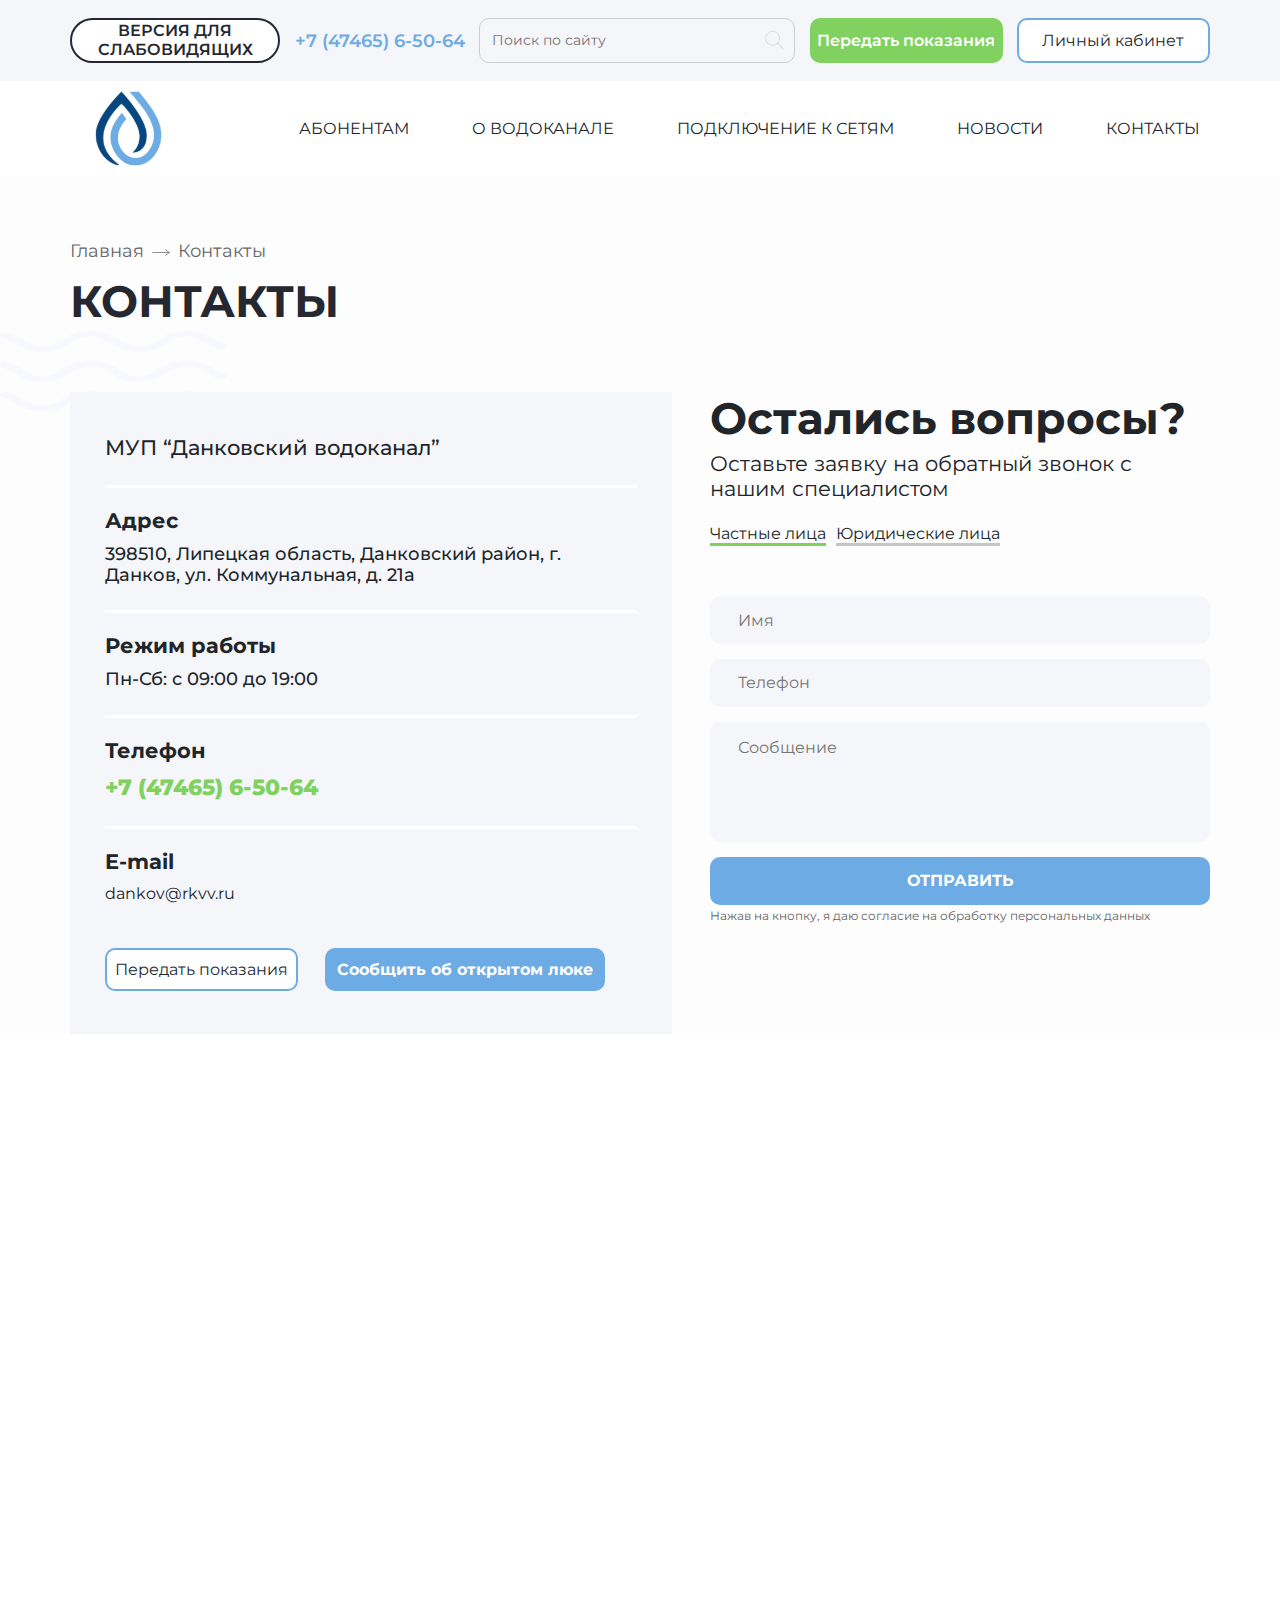
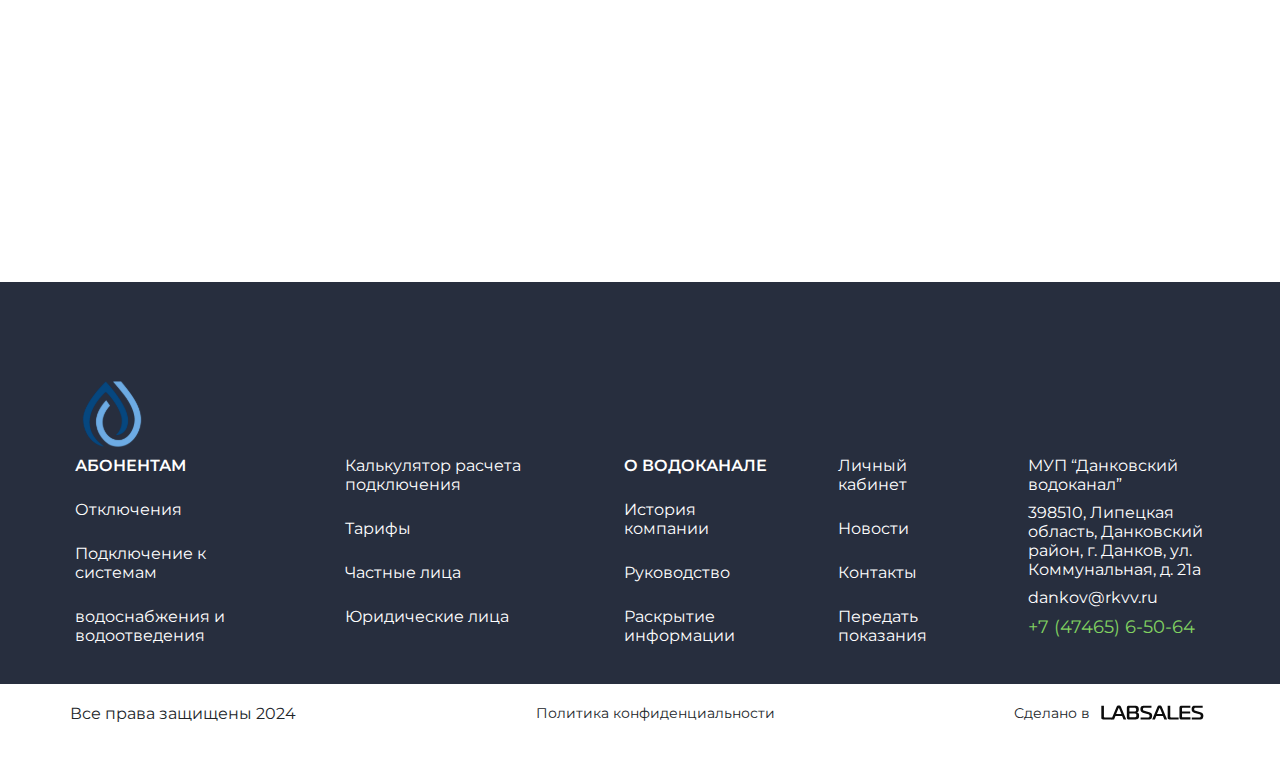
<file: contacts.html>
<!DOCTYPE html>
<html>
  <head>
    <meta charset="utf-8" />
    <meta http-equiv="X-UA-Compatible" content="IE=edge" />
    <title></title>
    <meta name="description" content="" />
    <meta name="viewport" content="width=device-width, initial-scale=1" />
    <link rel="preconnect" href="https://fonts.googleapis.com" />
    <link rel="preconnect" href="https://fonts.gstatic.com" crossorigin />
    <link
      href="https://fonts.googleapis.com/css2?family=Montserrat:ital,wght@0,100..900;1,100..900&display=swap"
      rel="stylesheet"
    />
    <link
      href="https://cdn.jsdelivr.net/npm/bootstrap@5.3.3/dist/css/bootstrap.min.css"
      rel="stylesheet"
    />
    <link rel="stylesheet" href="css/style.css" />
    <script
      src="https://api-maps.yandex.ru/2.1/?apikey=66938b4d-ba70-4172-9889-919f26624532&lang=ru_RU"
      type="text/javascript"
    ></script>
    <script
      defer
      src="https://cdn.jsdelivr.net/npm/bootstrap@5.3.3/dist/js/bootstrap.bundle.min.js"
      integrity="sha384-YvpcrYf0tY3lHB60NNkmXc5s9fDVZLESaAA55NDzOxhy9GkcIdslK1eN7N6jIeHz"
      crossorigin="anonymous"
    ></script>
  </head>
  <body>
    <div class="main-wrapper">
      <header>
        <div class="header">
          <div class="header-blocks container col-xl-12">
            <div class="header-block">
              <button class="version-site">ВЕРСИЯ ДЛЯ СЛАБОВИДЯЩИХ</button>
            </div>
            <div class="header-block">
              <div class="contact-number">
                <a href="#">+7 (47465) 6-50-64</a>
              </div>
              <form action="">
                <input
                  type="text"
                  class="search"
                  placeholder="Поиск по сайту"
                />
              </form>
            </div>
            <div class="header-block">
              <a href="indications.html"
                ><button
                  class="button btn-green"
                  style="margin-right: 1.8rem; font-weight: 600"
                >
                  Передать показания
                </button></a
              >
              <a href="#"
                ><button class="button btn-white" style="font-weight: 400">
                  Личный кабинет
                </button></a
              >
            </div>
          </div>
        </div>
        <div class="container col-xl-12 row">
          <div class="col-2">
            <div class="logo">
              <a href="#"><img src="img/logo.svg" /></a>
            </div>
          </div>
          <div class="col-10">
            <nav>
              <ul>
                <li class="dropdown-trigger">
                  АБОНЕНТАМ
                  <div class="dropdown-menu">
                    <span class="triangle"></span>
                    <ul class="dropdown-menu__box">
                      <li><a href="disconnection.html">Отключения</a></li>
                      <li>
                        <a href="calculator.html"
                          >Калькулятор расчета подключения</a
                        >
                      </li>
                      <li><a href="tarifs.html">Тарифы</a></li>
                      <li><a href="tarif.html"> Частные лица</a></li>
                      <li><a href="tarif.html">Юридические лица</a></li>
                    </ul>
                  </div>
                </li>
                <li class="dropdown-trigger">
                  О ВОДОКАНАЛЕ
                  <div class="dropdown-menu">
                    <span class="triangle"></span>
                    <ul class="dropdown-menu__box">
                      <li>История компании</li>
                      <li>Руководство</li>
                      <li>Раскрытие информации</li>
                    </ul>
                  </div>
                </li>
                <a href="connection.html"><li>ПОДКЛЮЧЕНИЕ К СЕТЯМ</li></a>
                <a href="news.html"><li>НОВОСТИ</li></a>
                <a href="contacts.html"><li>КОНТАКТЫ</li></a>
              </ul>
            </nav>
          </div>
        </div>
        <div class="mobile-block">
          <div class="mobile-header">
            <div class="mobile-logo">
              <img src="img/logo-mobile-header.png" />
            </div>
            <button class="mobile-button btn-green">Передать показания</button>
            <div class="mobile-btn__menu" id="js-trigger-mobile-menu">
              <img src="img/menu-mobile.png" />
              <img src="img/menu-mobile.png" />
              <img src="img/menu-mobile.png" />
            </div>
          </div>
          <div class="mobile-dropdown__menu" id="js-mobile-menu">
            <div class="mobile-menu__list">
              <nav>
                <ul>
                  <li
                    style="
                      font-weight: 600;
                      text-transform: uppercase;
                      margin-bottom: 18px;
                      font-size: 14px;
                    "
                  >
                    АБОНЕНТАМ
                  </li>
                  <a href="disconnection.html"><li>Отключения</li></a>
                  <a href="connection.html"
                    ><li style="width: 289px">
                      Подключение к системам водоснабжения и водоотведения
                    </li></a
                  >
                  <a href="calculator.html"
                    ><li>Калькулятор расчета подключения</li></a
                  >
                  <a href="tarifs.html"><li>Тарифы</li></a>
                  <a href="tarif.html"><li>Частные лица</li></a>
                  <a href="tarif.html"><li>Юридические лица</li></a>
                </ul>
                <ul>
                  <li
                    style="
                      font-weight: 600;
                      text-transform: uppercase;
                      margin-bottom: 18px;
                      font-size: 14px;
                      padding-top: 12px;
                    "
                  >
                    О ВОДОКАНАЛЕ
                  </li>
                  <a href="company.html"><li>История компании</li></a>
                  <a href="company.html"><li>Руководство</li></a>
                  <a href="information.html"><li>Раскрытие информации</li></a>
                  <a href="#"><li>Личный кабинет</li></a>
                  <a href="news.html"><li>Новости</li></a>
                  <a href="contacts.html"><li>Контакты</li></a>
                  <a href="indications.html"><li>Передать показания</li></a>
                </ul>
                <ul>
                  <a href="#"
                    ><li class="contact-number__mobile">
                      +7 (47465) 6-50-64
                    </li></a
                  >
                  <li style="font-size: 14px; padding-bottom: 20px">
                    Почта: <a href="#">dankov@rkvv.ru</a>
                  </li>
                  <li>МУП “Данковский водоканал”</li>
                  <li style="width: 282px">
                    398510, Липецкая область, Данковский район, г. Данков, ул.
                    Коммунальная, д. 21а
                  </li>
                  <li style="padding-top: 12px; color: #66666680">
                    Все права защищены 2024
                  </li>
                  <a href="#" style="color: #66666680"
                    ><li>Политика конфиденциальности</li></a
                  >
                </ul>
              </nav>
            </div>
            <div class="logo-author__mobile-menu">
              <p class="small-text" style="margin-right: 10px">Сделано в</p>
              <a href="#"><img src="img/copyright-w.svg" /></a>
            </div>
          </div>
        </div>
      </header>
      <main id="main">
        <section>
          <div
            class="wrapper-background"
            style="background: url(img/waves.svg) 0% 20% no-repeat, #fdfdfd"
          >
            <div class="container col-xl-12 contacts-page">
              <div class="breadcrumbs">
                <ul>
                  <li><a href="main.html">Главная</a></li>
                  <li><img src="img/arrow-br.svg" /></li>
                  <li>Контакты</li>
                </ul>
              </div>
              <h1
                class="tittle-section"
                style="text-transform: uppercase; color: #252830"
              >
                КОНТАКТЫ
              </h1>
              <div class="contacts-page__blocks">
                <div class="contacts-page__block">
                  <div class="contacts-page__block--name">
                    <p>МУП “Данковский водоканал”</p>
                  </div>
                  <div class="contacts-page__block--adress">
                    <h3>Адрес</h3>
                    <p>
                      398510, Липецкая область, Данковский район, г. Данков, ул.
                      Коммунальная, д. 21а
                    </p>
                  </div>
                  <div class="contacts-page__block--work">
                    <h3>Режим работы</h3>
                    <p>Пн-Сб: с 09:00 до 19:00</p>
                  </div>
                  <div class="contacts-page__block--tel">
                    <h3>Телефон</h3>
                    <p>
                      <a href="#">+7 (47465) 6-50-64</a>
                    </p>
                  </div>
                  <div class="contacts-page__block--email">
                    <h3>E-mail</h3>
                    <p><a href="#">dankov@rkvv.ru</a></p>
                  </div>
                  <div class="contacts-page__block--btn">
                    <button
                      class="btn-white"
                      style="width: 13.8rem; height: 3.1rem"
                    >
                      <a href="indications.html"> Передать показания</a>
                    </button>
                    <button
                      class="btn-blue"
                      style="width: 20rem; height: 3.1rem"
                    >
                      <a href="report.html"> Сообщить об открытом люке</a>
                    </button>
                  </div>
                </div>
                <div class="contacts-page__application">
                  <div
                    class="application-block ab-contact-page"
                    style="background: #fdfdfd; padding: 0"
                  >
                    <h4>Остались вопросы?</h4>
                    <p>
                      Оставьте заявку на обратный звонок с нашим специалистом
                    </p>
                    <div class="application-btn">
                      <div
                        class="personal-btn a-btn__active"
                        id="js-pesronal-trigger"
                        style="margin-right: 10px"
                      >
                        Частные лица
                      </div>
                      <div class="legal-btn" id="js-legal-trigger">
                        Юридические лица
                      </div>
                    </div>
                    <form id="personal-form">
                      <input
                        type="text"
                        name="name"
                        placeholder="Имя"
                        class="a-name"
                        style="background: #f4f6fa"
                      />
                      <input
                        type="tel"
                        name="tel"
                        placeholder="Телефон"
                        class="a-tel js-tel-input"
                        style="background: #f4f6fa"
                      />
                      <input
                        type="textarea"
                        name="message"
                        placeholder="Сообщение"
                        class="a-message"
                        style="background: #f4f6fa"
                      />
                      <button
                        class="btn-blue js-btn-modal-application"
                        type="submit"
                        style="height: 3.4rem"
                      >
                        ОТПРАВИТЬ
                      </button>
                    </form>
                    <form id="legal-form" class="js-form_non-active">
                      <input
                        type="text"
                        name="name"
                        placeholder="Имя"
                        class="a-name"
                        style="background: #f4f6fa"
                      />
                      <input
                        type="tel"
                        name="tel"
                        placeholder="Телефон"
                        class="a-tel js-tel-input"
                        style="background: #f4f6fa"
                      />
                      <input
                        type="textarea"
                        name="message"
                        placeholder="Сообщение"
                        class="a-message"
                        style="background: #f4f6fa"
                      />
                      <button
                        class="btn-blue js-btn-modal-application"
                        type="submit"
                        style="height: 3.4rem"
                      >
                        ОТПРАВИТЬ
                      </button>
                    </form>
                    <span
                      >Нажав на кнопку, я даю согласие на обработку персональных
                      данных</span
                    >
                  </div>
                </div>
              </div>
            </div>
          </div>
        </section>
        <section>
          <div class="container col-xl-12 contacts-map">
            <div id="map"></div>
          </div>
        </section>
      </main>
      <footer id="footer">
        <div class="footer-block">
          <div class="container col-xl-12">
            <div class="footer-logo">
              <a href="#">
                <img src="img/footer-logo.svg" />
              </a>
              <div class="mobile-footer-contacts">
                <ul>
                  <a href="#"
                    ><li
                      class="contact-number__mobile"
                      style="font-size: 16px; margin-bottom: 15px"
                    >
                      +7 (47465) 6-50-64
                    </li></a
                  >
                  <li style="font-size: 14px; color: white">
                    Почта: <a href="#">dankov@rkvv.ru</a>
                  </li>
                </ul>
              </div>
            </div>
            <div class="footer-elements">
              <div class="footer-element">
                <ul>
                  <li class="footer-list__tittle">АБОНЕНТАМ</li>
                  <li><a href="disconnection.html">Отключения</a></li>
                  <li><a href="connection.html">Подключение к системам</a></li>
                  <li>
                    <a href="connection.html">водоснабжения и водоотведения</a>
                  </li>
                </ul>
              </div>
              <div class="footer-element">
                <ul>
                  <li>
                    <a href="calculator.html"
                      >Калькулятор расчета подключения</a
                    >
                  </li>
                  <li><a href="tarifs.html">Тарифы</a></li>
                  <li><a href="tarif.html">Частные лица</a></li>
                  <li><a href="tarifs.html">Юридические лица</a></li>
                </ul>
              </div>
              <div class="footer-element">
                <ul>
                  <li class="footer-list__tittle">О ВОДОКАНАЛЕ</li>
                  <li><a href="company.html">История компании</a></li>
                  <li><a href="company.html">Руководство</a></li>
                  <li><a href="information.html">Раскрытие информации</a></li>
                </ul>
              </div>
              <div class="footer-element">
                <ul>
                  <li><a href="#">Личный кабинет</a></li>
                  <li><a href="news.html">Новости</a></li>
                  <li><a href="contacts.html">Контакты</a></li>
                  <li><a href="indications.html">Передать показания</a></li>
                </ul>
              </div>
              <div class="footer-element__contacts">
                <ul>
                  <li><a href="#">МУП “Данковский водоканал”</a></li>
                  <li>
                    <a href="#"
                      >398510, Липецкая область, Данковский район, г. Данков,
                      ул. Коммунальная, д. 21а</a
                    >
                  </li>
                  <li class="footer-mail"><a href="#">dankov@rkvv.ru</a></li>
                  <li class="footer-contact-number">
                    <a href="#">+7 (47465) 6-50-64</a>
                  </li>
                  <li class="mobile-footer__el">Все права защищены 2024</li>
                  <li class="mobile-footer__el">
                    <a href="#">Политика конфиденциальности</a>
                  </li>
                </ul>
              </div>
            </div>
          </div>
        </div>
        <div class="container col-xl-12">
          <div class="footer-block__author">
            <div class="copyrights mobile-copyrights">
              Все права защищены 2024
            </div>
            <div class="small-text mobile-political">
              <a href="#">Политика конфиденциальности</a>
            </div>
            <div class="logo-author">
              <p class="small-text">Сделано в</p>
              <a href="#"><img src="img/copyright-w.svg" /></a>
            </div>
          </div>
        </div>
        <div id="js-modal_application" class="modal fade">
          <div class="modal-dialog modal-dialog-centered md-notification">
            <div class="modal-content">
              <div class="modal-body">
                <div class="modal-notification__text">
                  <h2>Заявка успешно отправлена!</h2>
                </div>
              </div>
            </div>
          </div>
        </div>
      </footer>
    </div>
  </body>
  <script src="js/style.js"></script>
</html>
</file>
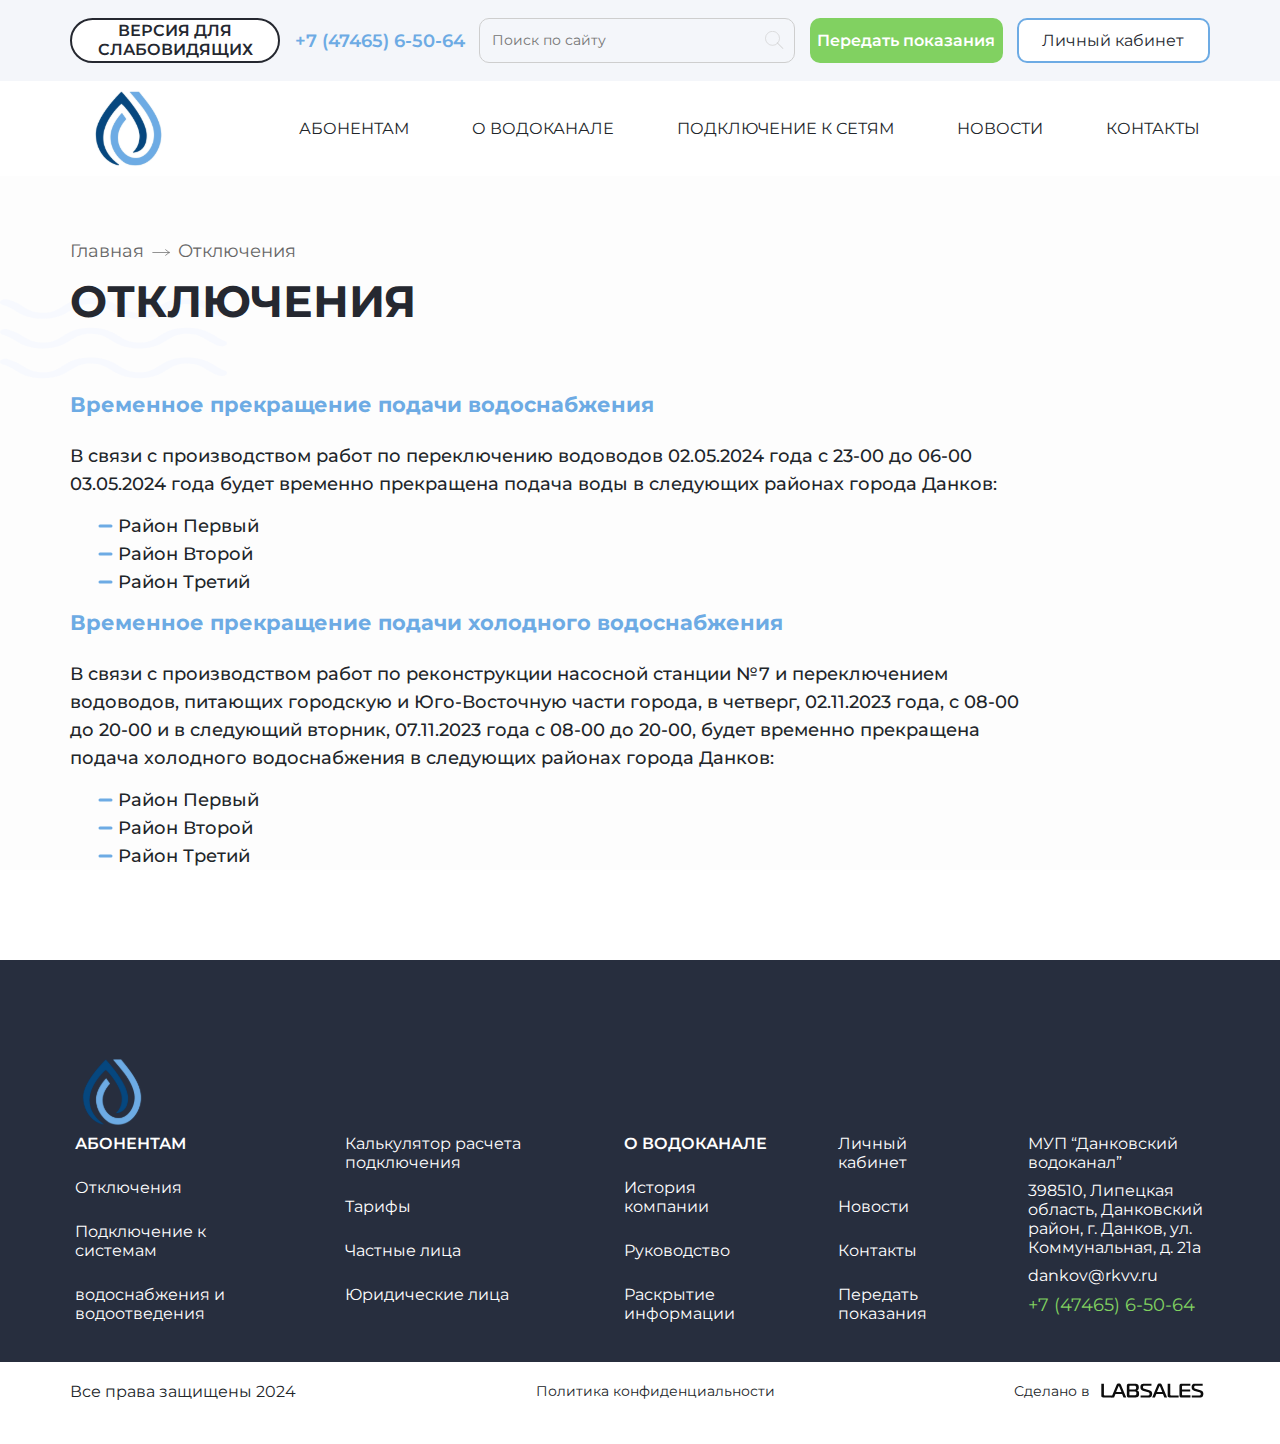
<file: disconnection.html>
<!DOCTYPE html>
<html>
  <head>
    <meta charset="utf-8" />
    <meta http-equiv="X-UA-Compatible" content="IE=edge" />
    <title></title>
    <meta name="description" content="" />
    <meta name="viewport" content="width=device-width, initial-scale=1" />
    <link rel="preconnect" href="https://fonts.googleapis.com" />
    <link rel="preconnect" href="https://fonts.gstatic.com" crossorigin />
    <link
      href="https://fonts.googleapis.com/css2?family=Montserrat:ital,wght@0,100..900;1,100..900&display=swap"
      rel="stylesheet"
    />
    <link
      href="https://cdn.jsdelivr.net/npm/bootstrap@5.3.3/dist/css/bootstrap.min.css"
      rel="stylesheet"
    />
    <link rel="stylesheet" href="css/style.css" />
    <script
      defer
      src="https://cdn.jsdelivr.net/npm/bootstrap@5.3.3/dist/js/bootstrap.bundle.min.js"
      integrity="sha384-YvpcrYf0tY3lHB60NNkmXc5s9fDVZLESaAA55NDzOxhy9GkcIdslK1eN7N6jIeHz"
      crossorigin="anonymous"
    ></script>
  </head>
  <body>
    <div class="main-wrapper">
      <header>
        <div class="header">
          <div class="header-blocks container col-xl-12">
            <div class="header-block">
              <button class="version-site">ВЕРСИЯ ДЛЯ СЛАБОВИДЯЩИХ</button>
            </div>
            <div class="header-block">
              <div class="contact-number">
                <a href="#">+7 (47465) 6-50-64</a>
              </div>
              <form action="">
                <input
                  type="text"
                  class="search"
                  placeholder="Поиск по сайту"
                />
              </form>
            </div>
            <div class="header-block">
              <a href="indications.html"
                ><button
                  class="button btn-green"
                  style="margin-right: 1.8rem; font-weight: 600"
                >
                  Передать показания
                </button></a
              >
              <a href="#"
                ><button class="button btn-white" style="font-weight: 400">
                  Личный кабинет
                </button></a
              >
            </div>
          </div>
        </div>
        <div class="container col-xl-12 row">
          <div class="col-2">
            <div class="logo">
              <a href="#"><img src="img/logo.svg" /></a>
            </div>
          </div>
          <div class="col-10">
            <nav>
              <ul>
                <li class="dropdown-trigger">
                  АБОНЕНТАМ
                  <div class="dropdown-menu">
                    <span class="triangle"></span>
                    <ul class="dropdown-menu__box">
                      <li><a href="disconnection.html">Отключения</a></li>
                      <li>
                        <a href="calculator.html"
                          >Калькулятор расчета подключения</a
                        >
                      </li>
                      <li><a href="tarifs.html">Тарифы</a></li>
                      <li><a href="tarif.html"> Частные лица</a></li>
                      <li><a href="tarif.html">Юридические лица</a></li>
                    </ul>
                  </div>
                </li>
                <li class="dropdown-trigger">
                  О ВОДОКАНАЛЕ
                  <div class="dropdown-menu">
                    <span class="triangle"></span>
                    <ul class="dropdown-menu__box">
                      <li>История компании</li>
                      <li>Руководство</li>
                      <li>Раскрытие информации</li>
                    </ul>
                  </div>
                </li>
                <a href="connection.html"><li>ПОДКЛЮЧЕНИЕ К СЕТЯМ</li></a>
                <a href="news.html"><li>НОВОСТИ</li></a>
                <a href="contacts.html"><li>КОНТАКТЫ</li></a>
              </ul>
            </nav>
          </div>
        </div>
        <div class="mobile-block">
          <div class="mobile-header">
            <div class="mobile-logo">
              <img src="img/logo-mobile-header.png" />
            </div>
            <button class="mobile-button btn-green">Передать показания</button>
            <div class="mobile-btn__menu" id="js-trigger-mobile-menu">
              <img src="img/menu-mobile.png" />
              <img src="img/menu-mobile.png" />
              <img src="img/menu-mobile.png" />
            </div>
          </div>
          <div class="mobile-dropdown__menu" id="js-mobile-menu">
            <div class="mobile-menu__list">
              <nav>
                <ul>
                  <li
                    style="
                      font-weight: 600;
                      text-transform: uppercase;
                      margin-bottom: 18px;
                      font-size: 14px;
                    "
                  >
                    АБОНЕНТАМ
                  </li>
                  <a href="disconnection.html"><li>Отключения</li></a>
                  <a href="connection.html"
                    ><li style="width: 289px">
                      Подключение к системам водоснабжения и водоотведения
                    </li></a
                  >
                  <a href="calculator.html"
                    ><li>Калькулятор расчета подключения</li></a
                  >
                  <a href="tarifs.html"><li>Тарифы</li></a>
                  <a href="tarif.html"><li>Частные лица</li></a>
                  <a href="tarif.html"><li>Юридические лица</li></a>
                </ul>
                <ul>
                  <li
                    style="
                      font-weight: 600;
                      text-transform: uppercase;
                      margin-bottom: 18px;
                      font-size: 14px;
                      padding-top: 12px;
                    "
                  >
                    О ВОДОКАНАЛЕ
                  </li>
                  <a href="company.html"><li>История компании</li></a>
                  <a href="company.html"><li>Руководство</li></a>
                  <a href="information.html"><li>Раскрытие информации</li></a>
                  <a href="#"><li>Личный кабинет</li></a>
                  <a href="news.html"><li>Новости</li></a>
                  <a href="contacts.html"><li>Контакты</li></a>
                  <a href="indications.html"><li>Передать показания</li></a>
                </ul>
                <ul>
                  <a href="#"
                    ><li class="contact-number__mobile">
                      +7 (47465) 6-50-64
                    </li></a
                  >
                  <li style="font-size: 14px; padding-bottom: 20px">
                    Почта: <a href="#">dankov@rkvv.ru</a>
                  </li>
                  <li>МУП “Данковский водоканал”</li>
                  <li style="width: 282px">
                    398510, Липецкая область, Данковский район, г. Данков, ул.
                    Коммунальная, д. 21а
                  </li>
                  <li style="padding-top: 12px; color: #66666680">
                    Все права защищены 2024
                  </li>
                  <a href="#" style="color: #66666680"
                    ><li>Политика конфиденциальности</li></a
                  >
                </ul>
              </nav>
            </div>
            <div class="logo-author__mobile-menu">
              <p class="small-text" style="margin-right: 10px">Сделано в</p>
              <a href="#"><img src="img/copyright-w.svg" /></a>
            </div>
          </div>
        </div>
      </header>
      <main id="main">
        <section>
          <div
            class="wrapper-background"
            style="background: url(img/waves.svg) 0% 20% no-repeat, #fdfdfd"
          >
            <div class="container col-xl-12 disconnection">
              <div class="breadcrumbs">
                <ul>
                  <li><a href="main.html">Главная</a></li>
                  <li><img src="img/arrow-br.svg" /></li>
                  <li><a href="#">Отключения</a></li>
                </ul>
              </div>
              <h1
                class="tittle-section"
                style="color: #252830; text-transform: uppercase"
              >
                ОТКЛЮЧЕНИЯ
              </h1>
              <div class="disconnection-block">
                <h2 class="blue-tittle">
                  Временное прекращение подачи водоснабжения
                </h2>
                <p>
                  В связи с производством работ по переключению водоводов
                  02.05.2024 года с 23-00 до 06-00 03.05.2024 года будет
                  временно прекращена подача воды в следующих районах города
                  Данков:
                </p>
                <ul>
                  <li>Район Первый</li>
                  <li>Район Второй</li>
                  <li>Район Третий</li>
                </ul>
                <h2 class="blue-tittle">
                  Временное прекращение подачи холодного водоснабжения
                </h2>
                <p>
                  В связи с производством работ по реконструкции насосной
                  станции №7 и переключением водоводов, питающих городскую и
                  Юго-Восточную части города, в четверг, 02.11.2023 года, с
                  08-00 до 20-00 и в следующий вторник, 07.11.2023 года с 08-00
                  до 20-00, будет временно прекращена подача холодного
                  водоснабжения в следующих районах города Данков:
                </p>
                <ul>
                  <li>Район Первый</li>
                  <li>Район Второй</li>
                  <li>Район Третий</li>
                </ul>
              </div>
            </div>
          </div>
        </section>
      </main>
      <footer id="footer">
        <div class="footer-block">
          <div class="container col-xl-12">
            <div class="footer-logo">
              <a href="#">
                <img src="img/footer-logo.svg" />
              </a>
              <div class="mobile-footer-contacts">
                <ul>
                  <a href="#"
                    ><li
                      class="contact-number__mobile"
                      style="font-size: 16px; margin-bottom: 15px"
                    >
                      +7 (47465) 6-50-64
                    </li></a
                  >
                  <li style="font-size: 14px; color: white">
                    Почта: <a href="#">dankov@rkvv.ru</a>
                  </li>
                </ul>
              </div>
            </div>
            <div class="footer-elements">
              <div class="footer-element">
                <ul>
                  <li class="footer-list__tittle">АБОНЕНТАМ</li>
                  <li><a href="disconnection.html">Отключения</a></li>
                  <li><a href="connection.html">Подключение к системам</a></li>
                  <li>
                    <a href="connection.html">водоснабжения и водоотведения</a>
                  </li>
                </ul>
              </div>
              <div class="footer-element">
                <ul>
                  <li>
                    <a href="calculator.html"
                      >Калькулятор расчета подключения</a
                    >
                  </li>
                  <li><a href="tarifs.html">Тарифы</a></li>
                  <li><a href="tarif.html">Частные лица</a></li>
                  <li><a href="tarifs.html">Юридические лица</a></li>
                </ul>
              </div>
              <div class="footer-element">
                <ul>
                  <li class="footer-list__tittle">О ВОДОКАНАЛЕ</li>
                  <li><a href="company.html">История компании</a></li>
                  <li><a href="company.html">Руководство</a></li>
                  <li><a href="information.html">Раскрытие информации</a></li>
                </ul>
              </div>
              <div class="footer-element">
                <ul>
                  <li><a href="#">Личный кабинет</a></li>
                  <li><a href="news.html">Новости</a></li>
                  <li><a href="contacts.html">Контакты</a></li>
                  <li><a href="indications.html">Передать показания</a></li>
                </ul>
              </div>
              <div class="footer-element__contacts">
                <ul>
                  <li><a href="#">МУП “Данковский водоканал”</a></li>
                  <li>
                    <a href="#"
                      >398510, Липецкая область, Данковский район, г. Данков,
                      ул. Коммунальная, д. 21а</a
                    >
                  </li>
                  <li class="footer-mail"><a href="#">dankov@rkvv.ru</a></li>
                  <li class="footer-contact-number">
                    <a href="#">+7 (47465) 6-50-64</a>
                  </li>
                  <li class="mobile-footer__el">Все права защищены 2024</li>
                  <li class="mobile-footer__el">
                    <a href="#">Политика конфиденциальности</a>
                  </li>
                </ul>
              </div>
            </div>
          </div>
        </div>
        <div class="container col-xl-12">
          <div class="footer-block__author">
            <div class="copyrights mobile-copyrights">
              Все права защищены 2024
            </div>
            <div class="small-text mobile-political">
              <a href="#">Политика конфиденциальности</a>
            </div>
            <div class="logo-author">
              <p class="small-text">Сделано в</p>
              <a href="#"><img src="img/copyright-w.svg" /></a>
            </div>
          </div>
        </div>
      </footer>
    </div>
  </body>
  <script src="js/style.js"></script>
</html>
</file>
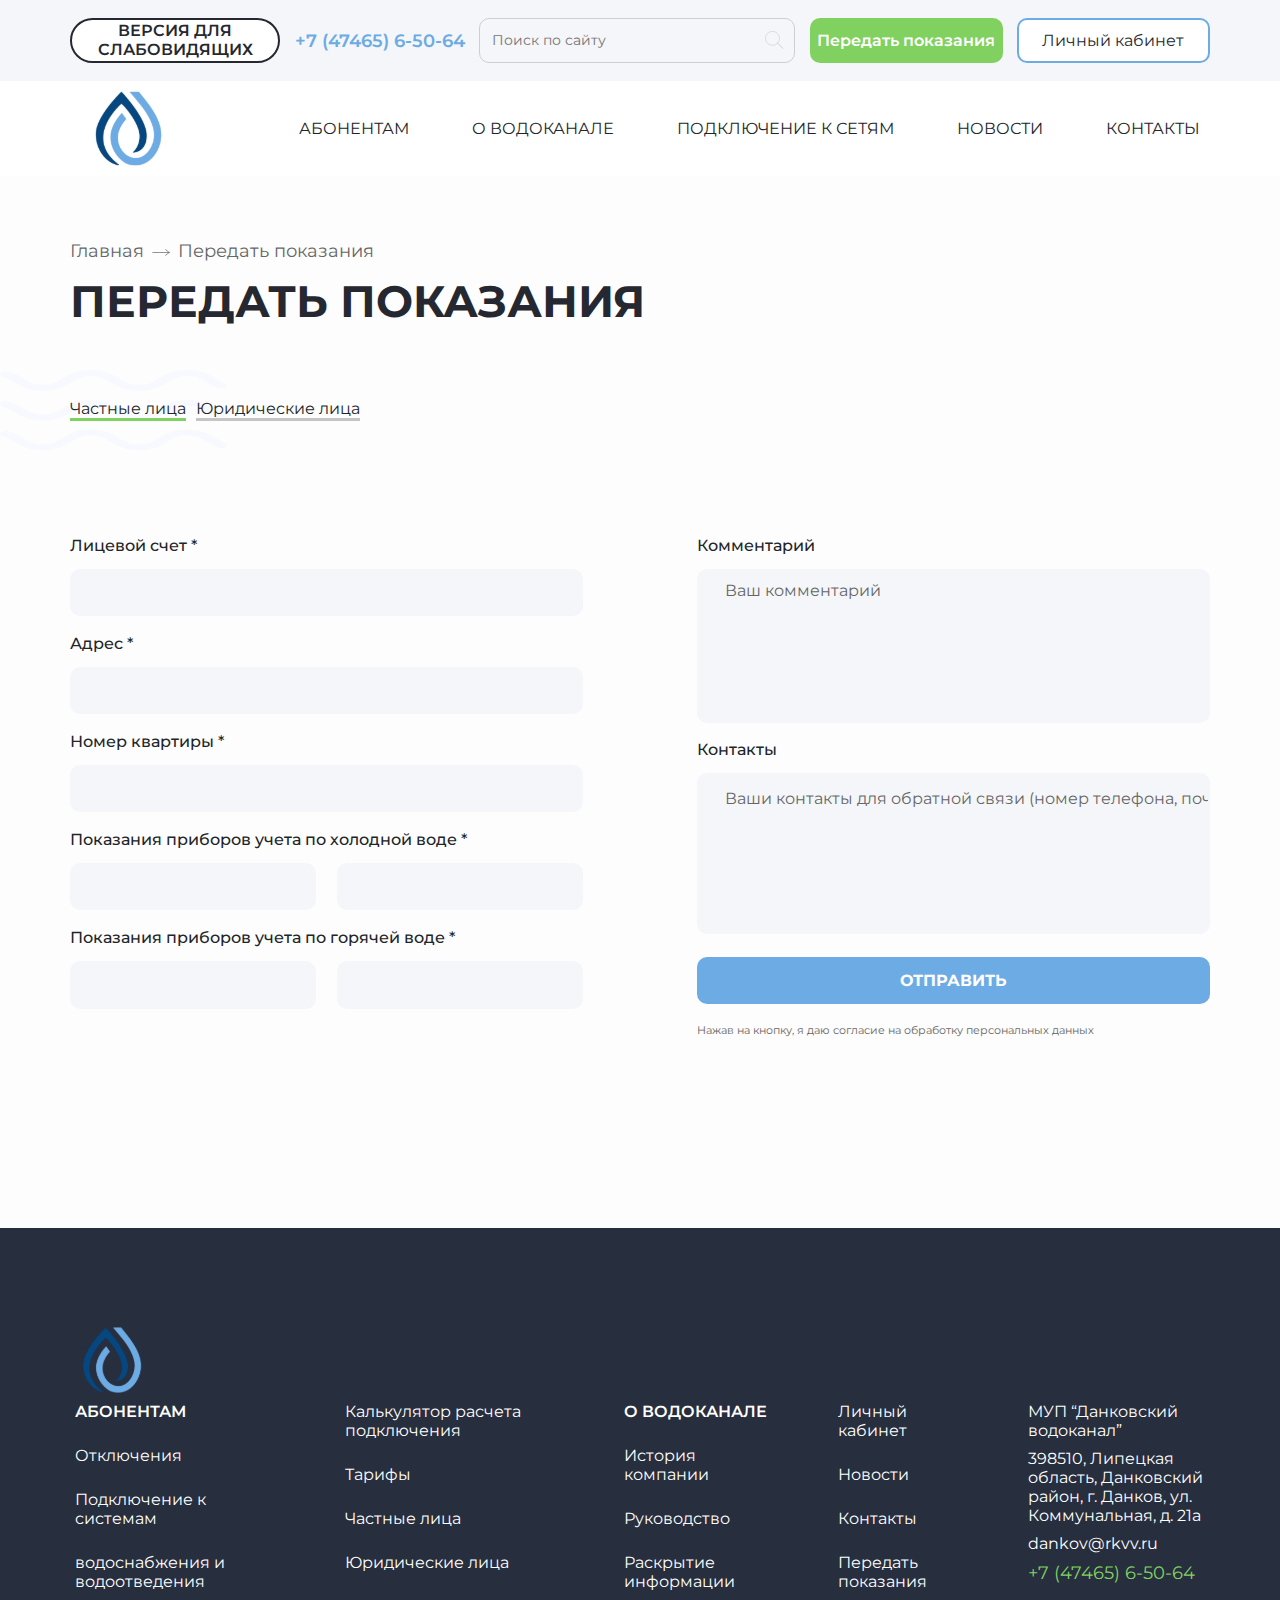
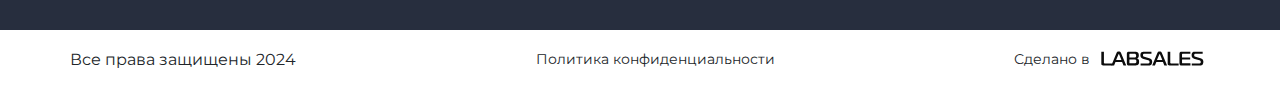
<file: indications.html>
<!DOCTYPE html>
<html>
  <head>
    <meta charset="utf-8" />
    <meta http-equiv="X-UA-Compatible" content="IE=edge" />
    <title></title>
    <meta name="description" content="" />
    <meta name="viewport" content="width=device-width, initial-scale=1" />
    <link rel="preconnect" href="https://fonts.googleapis.com" />
    <link rel="preconnect" href="https://fonts.gstatic.com" crossorigin />
    <link
      href="https://fonts.googleapis.com/css2?family=Montserrat:ital,wght@0,100..900;1,100..900&display=swap"
      rel="stylesheet"
    />
    <link
      href="https://cdn.jsdelivr.net/npm/bootstrap@5.3.3/dist/css/bootstrap.min.css"
      rel="stylesheet"
    />
    <link rel="stylesheet" href="css/style.css" />
    <script
      defer
      src="https://cdn.jsdelivr.net/npm/bootstrap@5.3.3/dist/js/bootstrap.bundle.min.js"
      integrity="sha384-YvpcrYf0tY3lHB60NNkmXc5s9fDVZLESaAA55NDzOxhy9GkcIdslK1eN7N6jIeHz"
      crossorigin="anonymous"
    ></script>
  </head>
  <body>
    <div class="main-wrapper">
      <header>
        <div class="header">
          <div class="header-blocks container col-xl-12">
            <div class="header-block">
              <button class="version-site">ВЕРСИЯ ДЛЯ СЛАБОВИДЯЩИХ</button>
            </div>
            <div class="header-block">
              <div class="contact-number">
                <a href="#">+7 (47465) 6-50-64</a>
              </div>
              <form action="">
                <input
                  type="text"
                  class="search"
                  placeholder="Поиск по сайту"
                />
              </form>
            </div>
            <div class="header-block">
              <a href="indications.html"
                ><button
                  class="button btn-green"
                  style="margin-right: 1.8rem; font-weight: 600"
                >
                  Передать показания
                </button></a
              >
              <a href="#"
                ><button class="button btn-white" style="font-weight: 400">
                  Личный кабинет
                </button></a
              >
            </div>
          </div>
        </div>
        <div class="container col-xl-12 row">
          <div class="col-2">
            <div class="logo">
              <a href="#"><img src="img/logo.svg" /></a>
            </div>
          </div>
          <div class="col-10">
            <nav>
              <ul>
                <li class="dropdown-trigger">
                  АБОНЕНТАМ
                  <div class="dropdown-menu">
                    <span class="triangle"></span>
                    <ul class="dropdown-menu__box">
                      <li><a href="disconnection.html">Отключения</a></li>
                      <li>
                        <a href="calculator.html"
                          >Калькулятор расчета подключения</a
                        >
                      </li>
                      <li><a href="tarifs.html">Тарифы</a></li>
                      <li><a href="tarif.html"> Частные лица</a></li>
                      <li><a href="tarif.html">Юридические лица</a></li>
                    </ul>
                  </div>
                </li>
                <li class="dropdown-trigger">
                  О ВОДОКАНАЛЕ
                  <div class="dropdown-menu">
                    <span class="triangle"></span>
                    <ul class="dropdown-menu__box">
                      <li>История компании</li>
                      <li>Руководство</li>
                      <li>Раскрытие информации</li>
                    </ul>
                  </div>
                </li>
                <a href="connection.html"><li>ПОДКЛЮЧЕНИЕ К СЕТЯМ</li></a>
                <a href="news.html"><li>НОВОСТИ</li></a>
                <a href="contacts.html"><li>КОНТАКТЫ</li></a>
              </ul>
            </nav>
          </div>
        </div>
        <div class="mobile-block">
          <div class="mobile-header">
            <div class="mobile-logo">
              <img src="img/logo-mobile-header.png" />
            </div>
            <button class="mobile-button btn-green">Передать показания</button>
            <div class="mobile-btn__menu" id="js-trigger-mobile-menu">
              <img src="img/menu-mobile.png" />
              <img src="img/menu-mobile.png" />
              <img src="img/menu-mobile.png" />
            </div>
          </div>
          <div class="mobile-dropdown__menu" id="js-mobile-menu">
            <div class="mobile-menu__list">
              <nav>
                <ul>
                  <li
                    style="
                      font-weight: 600;
                      text-transform: uppercase;
                      margin-bottom: 18px;
                      font-size: 14px;
                    "
                  >
                    АБОНЕНТАМ
                  </li>
                  <a href="disconnection.html"><li>Отключения</li></a>
                  <a href="connection.html"
                    ><li style="width: 289px">
                      Подключение к системам водоснабжения и водоотведения
                    </li></a
                  >
                  <a href="calculator.html"
                    ><li>Калькулятор расчета подключения</li></a
                  >
                  <a href="tarifs.html"><li>Тарифы</li></a>
                  <a href="tarif.html"><li>Частные лица</li></a>
                  <a href="tarif.html"><li>Юридические лица</li></a>
                </ul>
                <ul>
                  <li
                    style="
                      font-weight: 600;
                      text-transform: uppercase;
                      margin-bottom: 18px;
                      font-size: 14px;
                      padding-top: 12px;
                    "
                  >
                    О ВОДОКАНАЛЕ
                  </li>
                  <a href="company.html"><li>История компании</li></a>
                  <a href="company.html"><li>Руководство</li></a>
                  <a href="information.html"><li>Раскрытие информации</li></a>
                  <a href="#"><li>Личный кабинет</li></a>
                  <a href="news.html"><li>Новости</li></a>
                  <a href="contacts.html"><li>Контакты</li></a>
                  <a href="indications.html"><li>Передать показания</li></a>
                </ul>
                <ul>
                  <a href="#"
                    ><li class="contact-number__mobile">
                      +7 (47465) 6-50-64
                    </li></a
                  >
                  <li style="font-size: 14px; padding-bottom: 20px">
                    Почта: <a href="#">dankov@rkvv.ru</a>
                  </li>
                  <li>МУП “Данковский водоканал”</li>
                  <li style="width: 282px">
                    398510, Липецкая область, Данковский район, г. Данков, ул.
                    Коммунальная, д. 21а
                  </li>
                  <li style="padding-top: 12px; color: #66666680">
                    Все права защищены 2024
                  </li>
                  <a href="#" style="color: #66666680"
                    ><li>Политика конфиденциальности</li></a
                  >
                </ul>
              </nav>
            </div>
            <div class="logo-author__mobile-menu">
              <p class="small-text" style="margin-right: 10px">Сделано в</p>
              <a href="#"><img src="img/copyright-w.svg" /></a>
            </div>
          </div>
        </div>
      </header>
      <main id="main">
        <section>
          <div
            class="wrapper-background"
            style="background: url(img/waves.svg) 0% 20% no-repeat, #fdfdfd"
          >
            <div class="container col-xl-12 indications">
              <div class="breadcrumbs">
                <ul>
                  <li><a href="main.html">Главная</a></li>
                  <li><img src="img/arrow-br.svg" /></li>
                  <li><a href="#">Передать показания</a></li>
                </ul>
              </div>
              <h1
                class="tittle-section"
                style="color: #252830; text-transform: uppercase"
              >
                ПЕРЕДАТЬ ПОКАЗАНИЯ
              </h1>
              <div
                class="indications-blocks"
                style="padding-top: 64px; padding-bottom: 95px"
              >
                <div class="application-btn">
                  <div
                    class="personal-btn a-btn__active"
                    id="js-pesronal-trigger"
                    style="margin-right: 10px"
                  >
                    Частные лица
                  </div>
                  <div class="legal-btn" id="js-legal-trigger">
                    Юридические лица
                  </div>
                </div>
                <form
                  id="personal-form"
                  class="form-blocks"
                  style="flex-direction: row"
                >
                  <div class="form-block">
                    <div class="form-input">
                      <p>Лицевой счет *</p>
                      <input type="text" name="personal" />
                    </div>
                    <div class="form-input">
                      <p>Адрес *</p>
                      <input type="tel" name="adress" />
                    </div>
                    <div class="form-input">
                      <p>Номер квартиры *</p>
                      <input type="text" name="apartment" />
                    </div>
                    <div class="form-input">
                      <p>Показания приборов учета по холодной воде *</p>
                      <div class="small-input">
                        <div>
                          <input type="text" name="cold_1" />
                        </div>
                        <div>
                          <input type="text" name="cold_2" />
                        </div>
                      </div>
                    </div>
                    <div class="form-input">
                      <p>Показания приборов учета по горячей воде *</p>
                      <div class="small-input">
                        <div>
                          <input type="text" name="hot_1" />
                        </div>
                        <div>
                          <input type="text" name="hot_2" />
                        </div>
                      </div>
                    </div>
                  </div>
                  <div class="form-block">
                    <div class="form-input">
                      <p>Комментарий</p>
                      <input
                        type="textarea"
                        name="message"
                        placeholder="Ваш комментарий"
                        style="
                          height: 11rem;
                          padding-left: 2rem;
                          padding-bottom: 8rem;
                        "
                      />
                    </div>
                    <div class="form-input">
                      <p>Контакты</p>
                      <input
                        type="textarea"
                        name="contacts"
                        placeholder="Ваши контакты для обратной связи (номер телефона, почта и т.д.)"
                        style="
                          height: 11.5rem;
                          padding-left: 2rem;
                          padding-bottom: 8rem;
                        "
                      />
                    </div>

                    <div class="form-btn">
                      <button
                        class="btn-blue js-btn-modal-application"
                        type="submit"
                        style="height: 3.4rem"
                      >
                        ОТПРАВИТЬ
                      </button>
                      <span class="agreement"
                        >Нажав на кнопку, я даю согласие на обработку
                        персональных данных</span
                      >
                    </div>
                  </div>
                </form>
                <form
                  id="legal-form"
                  class="form-blocks js-form_non-active"
                  style="flex-direction: row"
                >
                  <div class="form-block">
                    <div class="form-input">
                      <p>Вид работ *</p>
                      <input
                        type="text"
                        name="work"
                        list="work"
                        style="
                          background: url('img/arrow-input.svg') 97% no-repeat,
                            #f4f6fa;
                          padding-left: 2rem;
                        "
                      />
                      <datalist id="work">
                        <option value="Улица1"></option>
                        <option value="Улица1"></option>
                        <option value="Улица1"></option>
                        <option value="Улица1"></option>
                        <option value="Улица1"></option>
                      </datalist>
                    </div>
                    <div class="form-input">
                      <p>Дата *</p>
                      <input type="text" name="date" />
                    </div>
                    <div class="form-input">
                      <p>Наименование организации *</p>
                      <input type="tel" name="org" />
                    </div>
                    <div class="small-input">
                      <div>
                        <p>ИНН организации</p>
                        <input type="text" name="inn" />
                      </div>
                      <div>
                        <p>КПП</p>
                        <input type="text" name="kpp" />
                      </div>
                    </div>
                    <div class="form-input" style="margin-top: 1.25rem">
                      <p>Фамилия Имя Отчество представителя *</p>
                      <input type="text" name="name" />
                    </div>
                    <div class="small-input">
                      <div>
                        <p>Контактный телефон *</p>
                        <input type="text" name="tel" />
                      </div>
                      <div>
                        <p>Контактный e-mail *</p>
                        <input type="text" name="email" />
                      </div>
                    </div>
                  </div>
                  <div class="form-block">
                    <div class="form-input">
                      <p>Город *</p>
                      <input
                        type="text"
                        name="city"
                        list="city"
                        style="
                          background: url('img/arrow-input.svg') 97% no-repeat,
                            #f4f6fa;
                          padding-left: 2rem;
                        "
                      />
                      <datalist id="city">
                        <option value="Улица1"></option>
                        <option value="Улица1"></option>
                        <option value="Улица1"></option>
                        <option value="Улица1"></option>
                        <option value="Улица1"></option>
                      </datalist>
                    </div>
                    <div class="form-input">
                      <p>Улица *</p>
                      <input
                        type="text"
                        name="street"
                        list="street"
                        style="
                          background: url('img/arrow-input.svg') 97% no-repeat,
                            #f4f6fa;
                          padding-left: 2rem;
                        "
                      />
                      <datalist id="street">
                        <option value="Улица1"></option>
                        <option value="Улица1"></option>
                        <option value="Улица1"></option>
                        <option value="Улица1"></option>
                        <option value="Улица1"></option>
                      </datalist>
                    </div>
                    <div
                      class="small-input third"
                      style="margin-bottom: 1.25rem"
                    >
                      <div>
                        <p>Дом *</p>
                        <input type="text" name="home" style="width: 15.1rem" />
                      </div>
                      <div>
                        <p>Корпус</p>
                        <input
                          type="text"
                          name="corpus"
                          style="width: 15.1rem"
                        />
                      </div>
                      <div>
                        <p>Помещение</p>
                        <input type="text" name="room" style="width: 15.1rem" />
                      </div>
                    </div>
                    <div class="form-input">
                      <p>Комментарий</p>
                      <input
                        type="textarea"
                        name="message"
                        placeholder="Ваш комментарий"
                        style="
                          height: 12rem;
                          padding-left: 2rem;
                          padding-bottom: 8rem;
                        "
                      />
                    </div>

                    <div class="form-btn">
                      <button
                        class="btn-blue js-btn-modal-application"
                        type="submit"
                        style="height: 3.4rem"
                      >
                        ОТПРАВИТЬ
                      </button>
                      <span class="agreement"
                        >Нажав на кнопку, я даю согласие на обработку
                        персональных данных</span
                      >
                    </div>
                  </div>
                </form>
              </div>
            </div>
          </div>
        </section>
      </main>
      <footer id="footer">
        <div class="footer-block">
          <div class="container col-xl-12">
            <div class="footer-logo">
              <a href="#">
                <img src="img/footer-logo.svg" />
              </a>
              <div class="mobile-footer-contacts">
                <ul>
                  <a href="#"
                    ><li
                      class="contact-number__mobile"
                      style="font-size: 16px; margin-bottom: 15px"
                    >
                      +7 (47465) 6-50-64
                    </li></a
                  >
                  <li style="font-size: 14px; color: white">
                    Почта: <a href="#">dankov@rkvv.ru</a>
                  </li>
                </ul>
              </div>
            </div>
            <div class="footer-elements">
              <div class="footer-element">
                <ul>
                  <li class="footer-list__tittle">АБОНЕНТАМ</li>
                  <li><a href="disconnection.html">Отключения</a></li>
                  <li><a href="connection.html">Подключение к системам</a></li>
                  <li>
                    <a href="connection.html">водоснабжения и водоотведения</a>
                  </li>
                </ul>
              </div>
              <div class="footer-element">
                <ul>
                  <li>
                    <a href="calculator.html"
                      >Калькулятор расчета подключения</a
                    >
                  </li>
                  <li><a href="tarifs.html">Тарифы</a></li>
                  <li><a href="tarif.html">Частные лица</a></li>
                  <li><a href="tarifs.html">Юридические лица</a></li>
                </ul>
              </div>
              <div class="footer-element">
                <ul>
                  <li class="footer-list__tittle">О ВОДОКАНАЛЕ</li>
                  <li><a href="company.html">История компании</a></li>
                  <li><a href="company.html">Руководство</a></li>
                  <li><a href="information.html">Раскрытие информации</a></li>
                </ul>
              </div>
              <div class="footer-element">
                <ul>
                  <li><a href="#">Личный кабинет</a></li>
                  <li><a href="news.html">Новости</a></li>
                  <li><a href="contacts.html">Контакты</a></li>
                  <li><a href="indications.html">Передать показания</a></li>
                </ul>
              </div>
              <div class="footer-element__contacts">
                <ul>
                  <li><a href="#">МУП “Данковский водоканал”</a></li>
                  <li>
                    <a href="#"
                      >398510, Липецкая область, Данковский район, г. Данков,
                      ул. Коммунальная, д. 21а</a
                    >
                  </li>
                  <li class="footer-mail"><a href="#">dankov@rkvv.ru</a></li>
                  <li class="footer-contact-number">
                    <a href="#">+7 (47465) 6-50-64</a>
                  </li>
                  <li class="mobile-footer__el">Все права защищены 2024</li>
                  <li class="mobile-footer__el">
                    <a href="#">Политика конфиденциальности</a>
                  </li>
                </ul>
              </div>
            </div>
          </div>
        </div>
        <div class="container col-xl-12">
          <div class="footer-block__author">
            <div class="copyrights mobile-copyrights">
              Все права защищены 2024
            </div>
            <div class="small-text mobile-political">
              <a href="#">Политика конфиденциальности</a>
            </div>
            <div class="logo-author">
              <p class="small-text">Сделано в</p>
              <a href="#"><img src="img/copyright-w.svg" /></a>
            </div>
          </div>
        </div>
        <div id="js-modal_application" class="modal fade">
          <div class="modal-dialog modal-dialog-centered md-notification">
            <div class="modal-content">
              <div class="modal-body">
                <div class="modal-notification__text">
                  <h2>Заявка успешно отправлена!</h2>
                </div>
              </div>
            </div>
          </div>
        </div>
      </footer>
    </div>
  </body>
  <script src="js/style.js"></script>
</html>
</file>
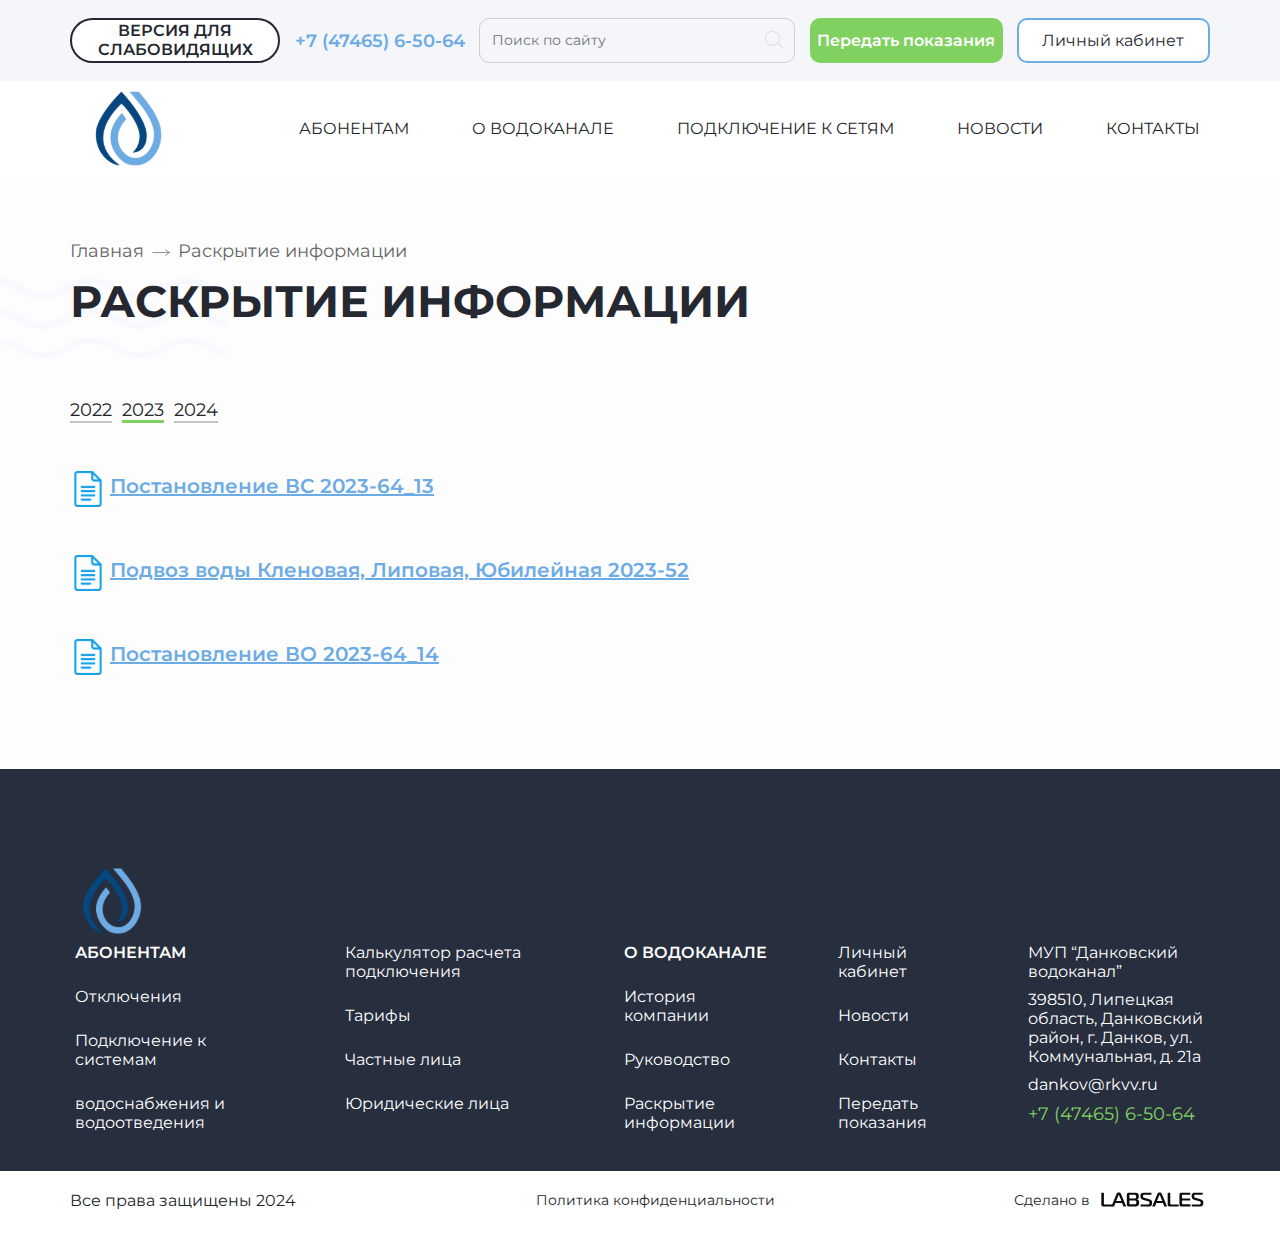
<file: information.html>
<!DOCTYPE html>
<html>
  <head>
    <meta charset="utf-8" />
    <meta http-equiv="X-UA-Compatible" content="IE=edge" />
    <title></title>
    <meta name="description" content="" />
    <meta name="viewport" content="width=device-width, initial-scale=1" />
    <link rel="preconnect" href="https://fonts.googleapis.com" />
    <link rel="preconnect" href="https://fonts.gstatic.com" crossorigin />
    <link
      href="https://fonts.googleapis.com/css2?family=Montserrat:ital,wght@0,100..900;1,100..900&display=swap"
      rel="stylesheet"
    />
    <link
      href="https://cdn.jsdelivr.net/npm/bootstrap@5.3.3/dist/css/bootstrap.min.css"
      rel="stylesheet"
    />
    <link rel="stylesheet" href="css/style.css" />
    <script
      defer
      src="https://cdn.jsdelivr.net/npm/bootstrap@5.3.3/dist/js/bootstrap.bundle.min.js"
      integrity="sha384-YvpcrYf0tY3lHB60NNkmXc5s9fDVZLESaAA55NDzOxhy9GkcIdslK1eN7N6jIeHz"
      crossorigin="anonymous"
    ></script>
  </head>
  <body>
    <div class="main-wrapper">
      <header>
        <div class="header">
          <div class="header-blocks container col-xl-12">
            <div class="header-block">
              <button class="version-site">ВЕРСИЯ ДЛЯ СЛАБОВИДЯЩИХ</button>
            </div>
            <div class="header-block">
              <div class="contact-number">
                <a href="#">+7 (47465) 6-50-64</a>
              </div>
              <form action="">
                <input
                  type="text"
                  class="search"
                  placeholder="Поиск по сайту"
                />
              </form>
            </div>
            <div class="header-block">
              <a href="indications.html"
                ><button
                  class="button btn-green"
                  style="margin-right: 1.8rem; font-weight: 600"
                >
                  Передать показания
                </button></a
              >
              <a href="#"
                ><button class="button btn-white" style="font-weight: 400">
                  Личный кабинет
                </button></a
              >
            </div>
          </div>
        </div>
        <div class="container col-xl-12 row">
          <div class="col-2">
            <div class="logo">
              <a href="#"><img src="img/logo.svg" /></a>
            </div>
          </div>
          <div class="col-10">
            <nav>
              <ul>
                <li class="dropdown-trigger">
                  АБОНЕНТАМ
                  <div class="dropdown-menu">
                    <span class="triangle"></span>
                    <ul class="dropdown-menu__box">
                      <li><a href="disconnection.html">Отключения</a></li>
                      <li>
                        <a href="calculator.html"
                          >Калькулятор расчета подключения</a
                        >
                      </li>
                      <li><a href="tarifs.html">Тарифы</a></li>
                      <li><a href="tarif.html"> Частные лица</a></li>
                      <li><a href="tarif.html">Юридические лица</a></li>
                    </ul>
                  </div>
                </li>
                <li class="dropdown-trigger">
                  О ВОДОКАНАЛЕ
                  <div class="dropdown-menu">
                    <span class="triangle"></span>
                    <ul class="dropdown-menu__box">
                      <li>История компании</li>
                      <li>Руководство</li>
                      <li>Раскрытие информации</li>
                    </ul>
                  </div>
                </li>
                <a href="connection.html"><li>ПОДКЛЮЧЕНИЕ К СЕТЯМ</li></a>
                <a href="news.html"><li>НОВОСТИ</li></a>
                <a href="contacts.html"><li>КОНТАКТЫ</li></a>
              </ul>
            </nav>
          </div>
        </div>
        <div class="mobile-block">
          <div class="mobile-header">
            <div class="mobile-logo">
              <img src="img/logo-mobile-header.png" />
            </div>
            <button class="mobile-button btn-green">Передать показания</button>
            <div class="mobile-btn__menu" id="js-trigger-mobile-menu">
              <img src="img/menu-mobile.png" />
              <img src="img/menu-mobile.png" />
              <img src="img/menu-mobile.png" />
            </div>
          </div>
          <div class="mobile-dropdown__menu" id="js-mobile-menu">
            <div class="mobile-menu__list">
              <nav>
                <ul>
                  <li
                    style="
                      font-weight: 600;
                      text-transform: uppercase;
                      margin-bottom: 18px;
                      font-size: 14px;
                    "
                  >
                    АБОНЕНТАМ
                  </li>
                  <a href="disconnection.html"><li>Отключения</li></a>
                  <a href="connection.html"
                    ><li style="width: 289px">
                      Подключение к системам водоснабжения и водоотведения
                    </li></a
                  >
                  <a href="calculator.html"
                    ><li>Калькулятор расчета подключения</li></a
                  >
                  <a href="tarifs.html"><li>Тарифы</li></a>
                  <a href="tarif.html"><li>Частные лица</li></a>
                  <a href="tarif.html"><li>Юридические лица</li></a>
                </ul>
                <ul>
                  <li
                    style="
                      font-weight: 600;
                      text-transform: uppercase;
                      margin-bottom: 18px;
                      font-size: 14px;
                      padding-top: 12px;
                    "
                  >
                    О ВОДОКАНАЛЕ
                  </li>
                  <a href="company.html"><li>История компании</li></a>
                  <a href="company.html"><li>Руководство</li></a>
                  <a href="information.html"><li>Раскрытие информации</li></a>
                  <a href="#"><li>Личный кабинет</li></a>
                  <a href="news.html"><li>Новости</li></a>
                  <a href="contacts.html"><li>Контакты</li></a>
                  <a href="indications.html"><li>Передать показания</li></a>
                </ul>
                <ul>
                  <a href="#"
                    ><li class="contact-number__mobile">
                      +7 (47465) 6-50-64
                    </li></a
                  >
                  <li style="font-size: 14px; padding-bottom: 20px">
                    Почта: <a href="#">dankov@rkvv.ru</a>
                  </li>
                  <li>МУП “Данковский водоканал”</li>
                  <li style="width: 282px">
                    398510, Липецкая область, Данковский район, г. Данков, ул.
                    Коммунальная, д. 21а
                  </li>
                  <li style="padding-top: 12px; color: #66666680">
                    Все права защищены 2024
                  </li>
                  <a href="#" style="color: #66666680"
                    ><li>Политика конфиденциальности</li></a
                  >
                </ul>
              </nav>
            </div>
            <div class="logo-author__mobile-menu">
              <p class="small-text" style="margin-right: 10px">Сделано в</p>
              <a href="#"><img src="img/copyright-w.svg" /></a>
            </div>
          </div>
        </div>
      </header>
      <main id="main">
        <section>
          <div
            class="wrapper-background"
            style="background: url(img/waves.svg) 0% 20% no-repeat, #fdfdfd"
          >
            <div class="container col-xl-12 information">
              <div class="breadcrumbs">
                <ul>
                  <li><a href="main.html">Главная</a></li>
                  <li><img src="img/arrow-br.svg" /></li>
                  <li><a href="#">Раскрытие информации</a></li>
                </ul>
              </div>
              <h1
                class="tittle-section"
                style="color: #252830; text-transform: uppercase"
              >
                РАСКРЫТИЕ ИНФОРМАЦИИ
              </h1>
              <div class="information-blocks">
                <div class="information-btn__block">
                  <div class="information-btn" id="js-trigger-2022">2022</div>
                  <div
                    class="information-btn a-btn__active"
                    id="js-trigger-2023"
                  >
                    2023
                  </div>
                  <div class="information-btn" id="js-trigger-2024">2024</div>
                </div>
                <div class="information-block js-2022 js-form_non-active">
                  <a href="#" download="#">
                    <img src="img/google-docs (1) 1.svg" />
                    <span>Постановление ВС 2023-64_13</span>
                  </a>
                  <a href="#" download="#">
                    <img src="img/google-docs (1) 1.svg" />
                    <span
                      >Подвоз воды Кленовая, Липовая, Юбилейная 2023-52</span
                    >
                  </a>
                  <a href="#" download="#">
                    <img src="img/google-docs (1) 1.svg" />
                    <span>Постановление ВО 2023-64_14</span>
                  </a>
                </div>
                <div class="information-block js-2023">
                  <a href="#" download="#">
                    <img src="img/google-docs (1) 1.svg" />
                    <span>Постановление ВС 2023-64_13</span>
                  </a>
                  <a href="#" download="#">
                    <img src="img/google-docs (1) 1.svg" />
                    <span
                      >Подвоз воды Кленовая, Липовая, Юбилейная 2023-52</span
                    >
                  </a>
                  <a href="#" download="#">
                    <img src="img/google-docs (1) 1.svg" />
                    <span>Постановление ВО 2023-64_14</span>
                  </a>
                </div>
                <div class="information-block js-2024 js-form_non-active">
                  <a href="#" download="#">
                    <img src="img/google-docs (1) 1.svg" />
                    <span>Постановление ВС 2023-64_13</span>
                  </a>
                  <a href="#" download="#">
                    <img src="img/google-docs (1) 1.svg" />
                    <span
                      >Подвоз воды Кленовая, Липовая, Юбилейная 2023-52</span
                    >
                  </a>
                  <a href="#" download="#">
                    <img src="img/google-docs (1) 1.svg" />
                    <span>Постановление ВО 2023-64_14</span>
                  </a>
                </div>
              </div>
            </div>
          </div>
        </section>
      </main>
      <footer id="footer">
        <div class="footer-block">
          <div class="container col-xl-12">
            <div class="footer-logo">
              <a href="#">
                <img src="img/footer-logo.svg" />
              </a>
              <div class="mobile-footer-contacts">
                <ul>
                  <a href="#"
                    ><li
                      class="contact-number__mobile"
                      style="font-size: 16px; margin-bottom: 15px"
                    >
                      +7 (47465) 6-50-64
                    </li></a
                  >
                  <li style="font-size: 14px; color: white">
                    Почта: <a href="#">dankov@rkvv.ru</a>
                  </li>
                </ul>
              </div>
            </div>
            <div class="footer-elements">
              <div class="footer-element">
                <ul>
                  <li class="footer-list__tittle">АБОНЕНТАМ</li>
                  <li><a href="disconnection.html">Отключения</a></li>
                  <li><a href="connection.html">Подключение к системам</a></li>
                  <li>
                    <a href="connection.html">водоснабжения и водоотведения</a>
                  </li>
                </ul>
              </div>
              <div class="footer-element">
                <ul>
                  <li>
                    <a href="calculator.html"
                      >Калькулятор расчета подключения</a
                    >
                  </li>
                  <li><a href="tarifs.html">Тарифы</a></li>
                  <li><a href="tarif.html">Частные лица</a></li>
                  <li><a href="tarifs.html">Юридические лица</a></li>
                </ul>
              </div>
              <div class="footer-element">
                <ul>
                  <li class="footer-list__tittle">О ВОДОКАНАЛЕ</li>
                  <li><a href="company.html">История компании</a></li>
                  <li><a href="company.html">Руководство</a></li>
                  <li><a href="information.html">Раскрытие информации</a></li>
                </ul>
              </div>
              <div class="footer-element">
                <ul>
                  <li><a href="#">Личный кабинет</a></li>
                  <li><a href="news.html">Новости</a></li>
                  <li><a href="contacts.html">Контакты</a></li>
                  <li><a href="indications.html">Передать показания</a></li>
                </ul>
              </div>
              <div class="footer-element__contacts">
                <ul>
                  <li><a href="#">МУП “Данковский водоканал”</a></li>
                  <li>
                    <a href="#"
                      >398510, Липецкая область, Данковский район, г. Данков,
                      ул. Коммунальная, д. 21а</a
                    >
                  </li>
                  <li class="footer-mail"><a href="#">dankov@rkvv.ru</a></li>
                  <li class="footer-contact-number">
                    <a href="#">+7 (47465) 6-50-64</a>
                  </li>
                  <li class="mobile-footer__el">Все права защищены 2024</li>
                  <li class="mobile-footer__el">
                    <a href="#">Политика конфиденциальности</a>
                  </li>
                </ul>
              </div>
            </div>
          </div>
        </div>
        <div class="container col-xl-12">
          <div class="footer-block__author">
            <div class="copyrights mobile-copyrights">
              Все права защищены 2024
            </div>
            <div class="small-text mobile-political">
              <a href="#">Политика конфиденциальности</a>
            </div>
            <div class="logo-author">
              <p class="small-text">Сделано в</p>
              <a href="#"><img src="img/copyright-w.svg" /></a>
            </div>
          </div>
        </div>
        <div id="js-modal_application" class="modal fade">
          <div class="modal-dialog modal-dialog-centered md-notification">
            <div class="modal-content">
              <div class="modal-body">
                <div class="modal-notification__text">
                  <h2>Заявка успешно отправлена!</h2>
                </div>
              </div>
            </div>
          </div>
        </div>
      </footer>
    </div>
  </body>
  <script src="js/style.js"></script>
</html>
</file>
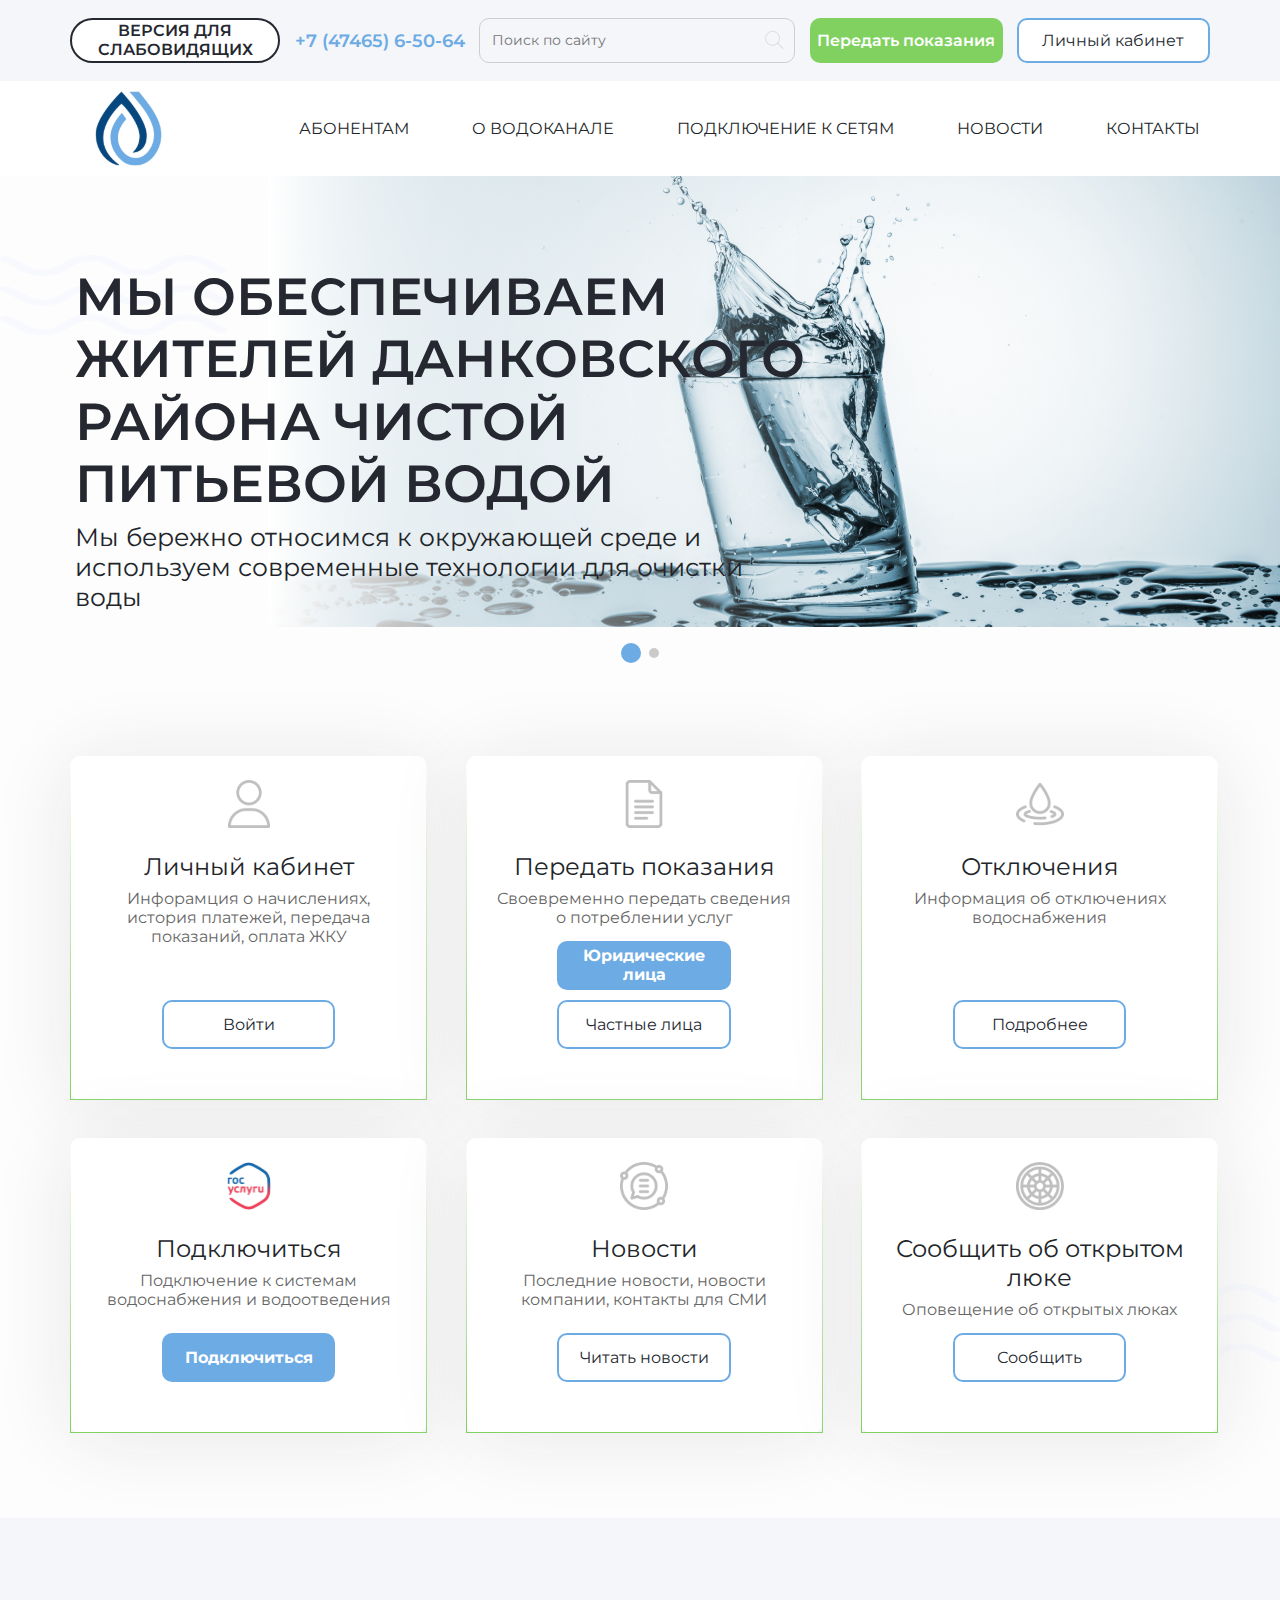
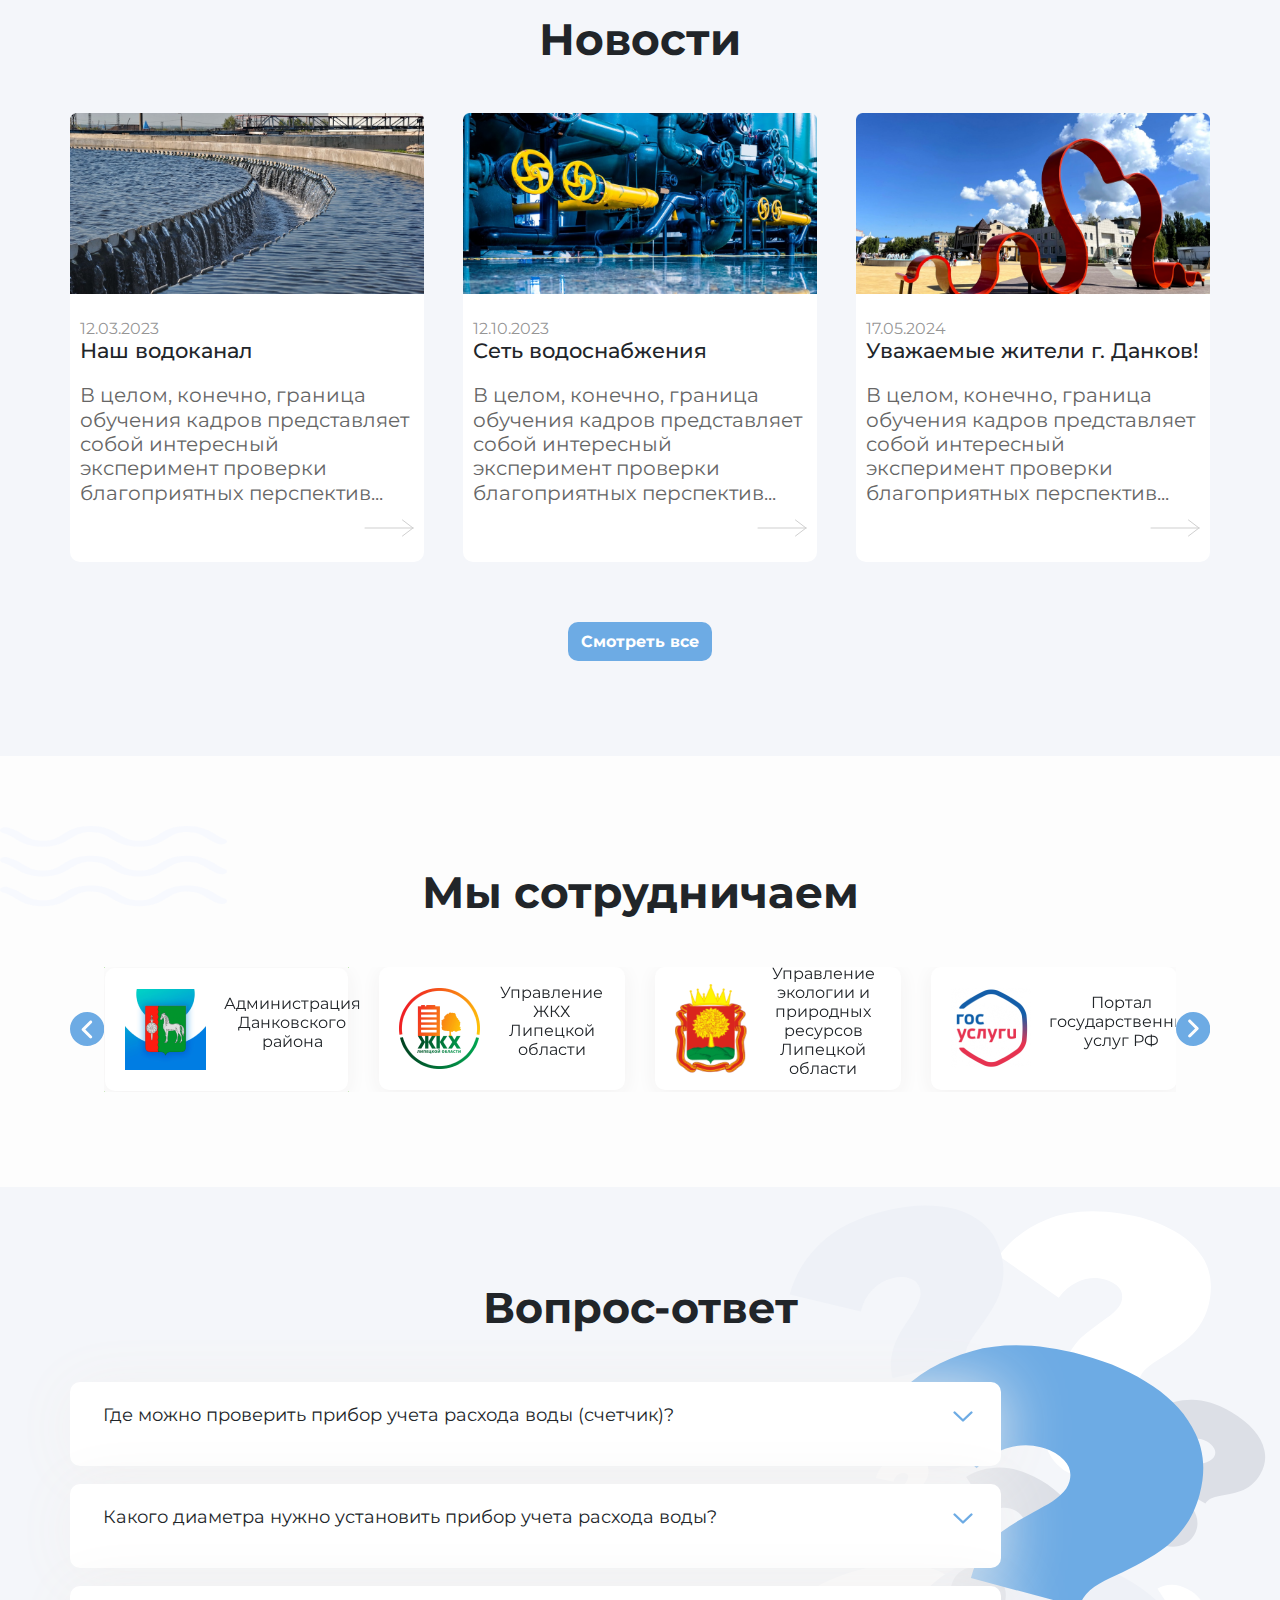
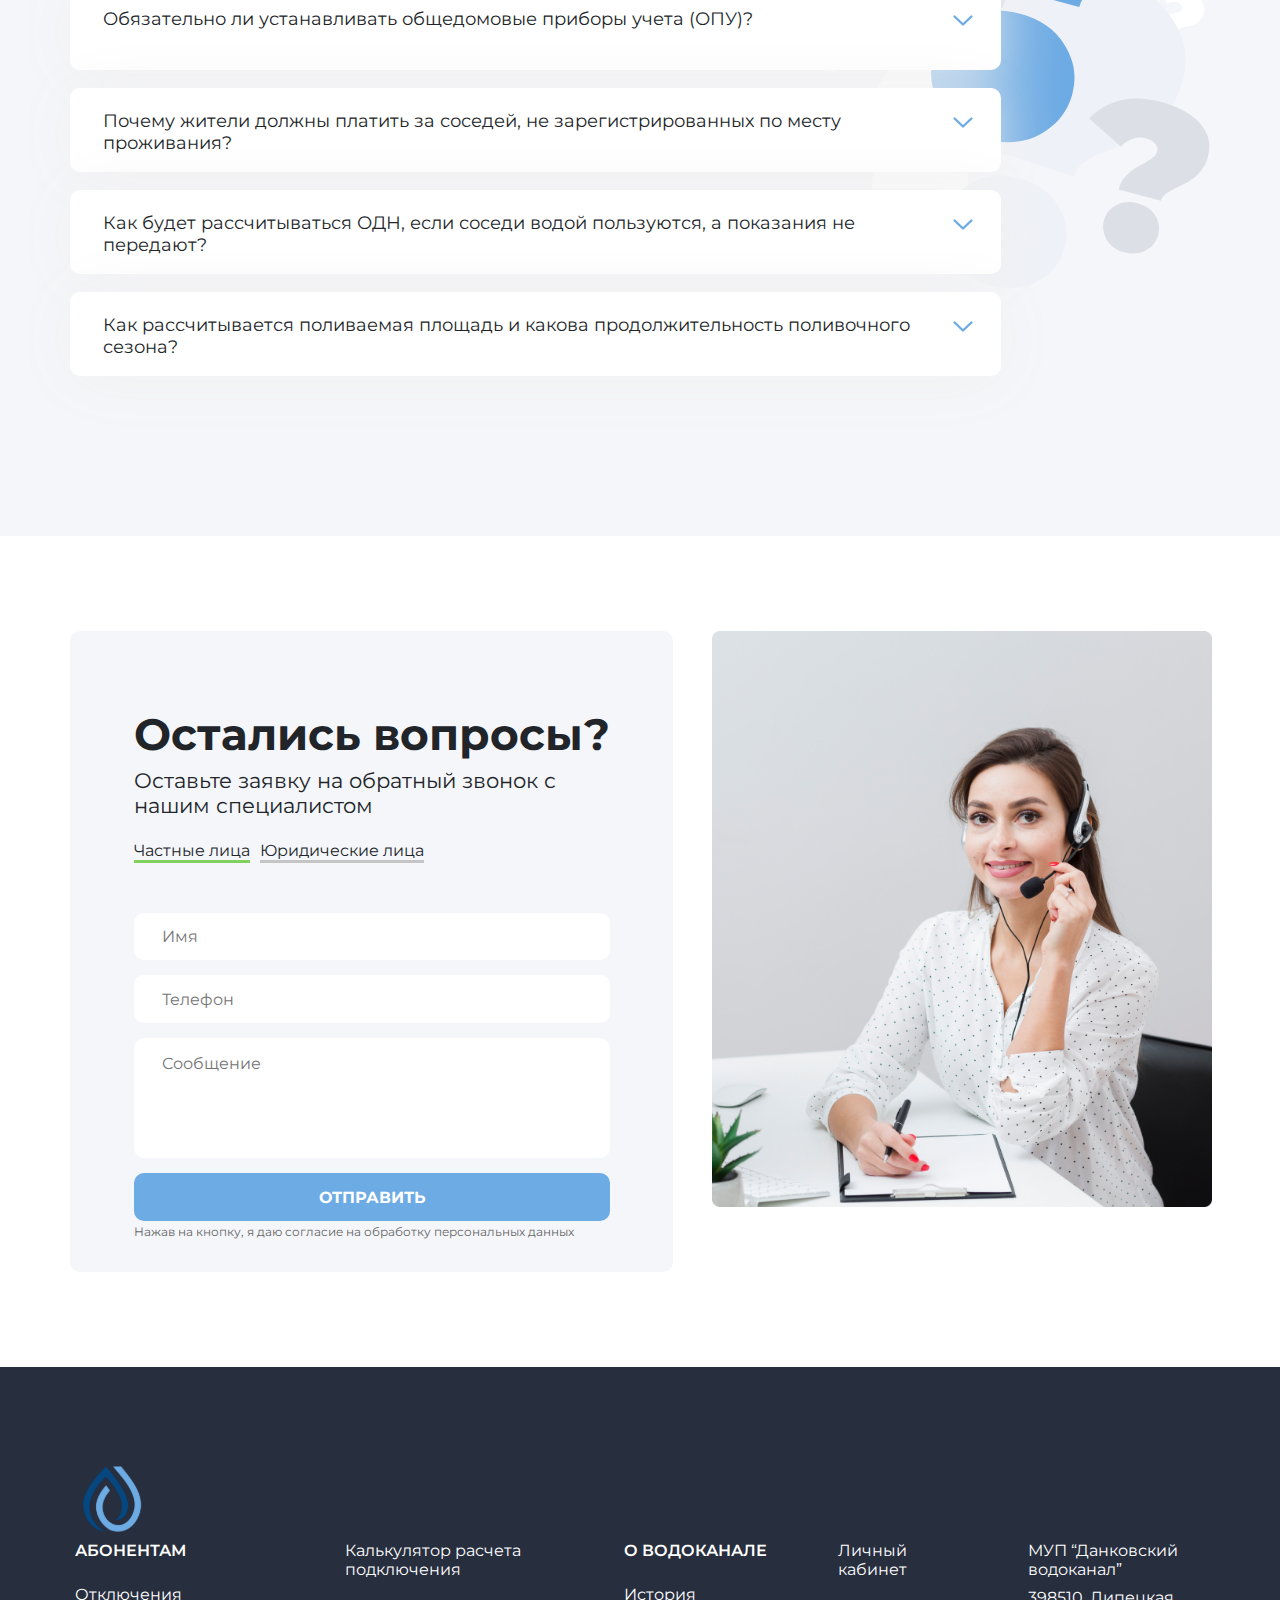
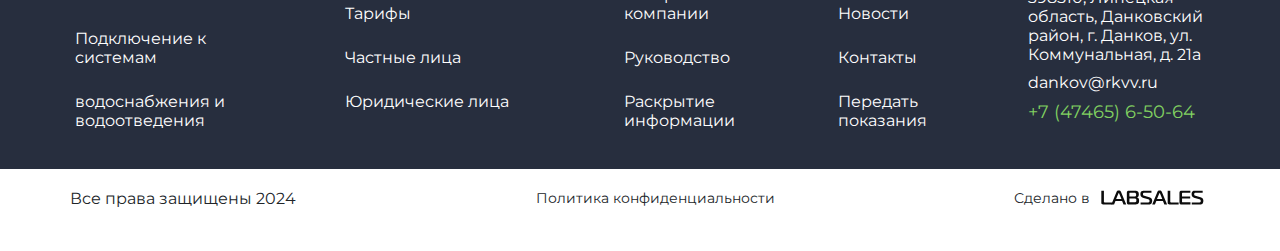
<file: main.html>
<!DOCTYPE html>
<html>
  <head>
    <meta charset="utf-8" />
    <meta http-equiv="X-UA-Compatible" content="IE=edge" />
    <title></title>
    <meta name="description" content="" />
    <meta name="viewport" content="width=device-width, initial-scale=1" />
    <link rel="preconnect" href="https://fonts.googleapis.com" />
    <link rel="preconnect" href="https://fonts.gstatic.com" crossorigin />
    <link
      href="https://fonts.googleapis.com/css2?family=Montserrat:ital,wght@0,100..900;1,100..900&display=swap"
      rel="stylesheet"
    />
    <link
      href="https://cdn.jsdelivr.net/npm/bootstrap@5.3.3/dist/css/bootstrap.min.css"
      rel="stylesheet"
    />
    <link rel="stylesheet" href="css/style.css" />
    <link
      rel="stylesheet"
      href="https://cdn.jsdelivr.net/npm/swiper@11/swiper-bundle.min.css"
    />
  </head>
  <body>
    <div class="main-wrapper">
      <header>
        <div class="header">
          <div class="header-blocks container col-xl-12">
            <div class="header-block">
              <button class="version-site">ВЕРСИЯ ДЛЯ СЛАБОВИДЯЩИХ</button>
            </div>
            <div class="header-block">
              <div class="contact-number">
                <a href="#">+7 (47465) 6-50-64</a>
              </div>
              <form action="">
                <input
                  type="text"
                  class="search"
                  placeholder="Поиск по сайту"
                />
              </form>
            </div>
            <div class="header-block">
              <a href="indications.html"
                ><button
                  class="button btn-green"
                  style="margin-right: 1.8rem; font-weight: 600"
                >
                  Передать показания
                </button></a
              >
              <a href="#"
                ><button class="button btn-white" style="font-weight: 400">
                  Личный кабинет
                </button></a
              >
            </div>
          </div>
        </div>
        <div class="container col-xl-12 row">
          <div class="col-2">
            <div class="logo">
              <a href="#"><img src="img/logo.svg" /></a>
            </div>
          </div>
          <div class="col-10">
            <nav>
              <ul>
                <li class="dropdown-trigger">
                  АБОНЕНТАМ
                  <div class="dropdown-menu">
                    <span class="triangle"></span>
                    <ul class="dropdown-menu__box">
                      <li><a href="disconnection.html">Отключения</a></li>
                      <li>
                        <a href="calculator.html"
                          >Калькулятор расчета подключения</a
                        >
                      </li>
                      <li><a href="tarifs.html">Тарифы</a></li>
                      <li><a href="tarif.html"> Частные лица</a></li>
                      <li><a href="tarif.html">Юридические лица</a></li>
                    </ul>
                  </div>
                </li>
                <li class="dropdown-trigger">
                  О ВОДОКАНАЛЕ
                  <div class="dropdown-menu">
                    <span class="triangle"></span>
                    <ul class="dropdown-menu__box">
                      <li>История компании</li>
                      <li>Руководство</li>
                      <li>Раскрытие информации</li>
                    </ul>
                  </div>
                </li>
                <a href="connection.html"><li>ПОДКЛЮЧЕНИЕ К СЕТЯМ</li></a>
                <a href="news.html"><li>НОВОСТИ</li></a>
                <a href="contacts.html"><li>КОНТАКТЫ</li></a>
              </ul>
            </nav>
          </div>
        </div>
        <div class="mobile-block">
          <div class="mobile-header">
            <div class="mobile-logo">
              <img src="img/logo-mobile-header.png" />
            </div>
            <button class="mobile-button btn-green">Передать показания</button>
            <div class="mobile-btn__menu" id="js-trigger-mobile-menu">
              <img src="img/menu-mobile.png" />
              <img src="img/menu-mobile.png" />
              <img src="img/menu-mobile.png" />
            </div>
          </div>
          <div class="mobile-dropdown__menu" id="js-mobile-menu">
            <div class="mobile-menu__list">
              <nav>
                <ul>
                  <li
                    style="
                      font-weight: 600;
                      text-transform: uppercase;
                      margin-bottom: 18px;
                      font-size: 14px;
                    "
                  >
                    АБОНЕНТАМ
                  </li>
                  <a href="disconnection.html"><li>Отключения</li></a>
                  <a href="connection.html"
                    ><li style="width: 289px">
                      Подключение к системам водоснабжения и водоотведения
                    </li></a
                  >
                  <a href="calculator.html"
                    ><li>Калькулятор расчета подключения</li></a
                  >
                  <a href="tarifs.html"><li>Тарифы</li></a>
                  <a href="tarif.html"><li>Частные лица</li></a>
                  <a href="tarif.html"><li>Юридические лица</li></a>
                </ul>
                <ul>
                  <li
                    style="
                      font-weight: 600;
                      text-transform: uppercase;
                      margin-bottom: 18px;
                      font-size: 14px;
                      padding-top: 12px;
                    "
                  >
                    О ВОДОКАНАЛЕ
                  </li>
                  <a href="company.html"><li>История компании</li></a>
                  <a href="company.html"><li>Руководство</li></a>
                  <a href="information.html"><li>Раскрытие информации</li></a>
                  <a href="#"><li>Личный кабинет</li></a>
                  <a href="news.html"><li>Новости</li></a>
                  <a href="contacts.html"><li>Контакты</li></a>
                  <a href="indications.html"><li>Передать показания</li></a>
                </ul>
                <ul>
                  <a href="#"
                    ><li class="contact-number__mobile">
                      +7 (47465) 6-50-64
                    </li></a
                  >
                  <li style="font-size: 14px; padding-bottom: 20px">
                    Почта: <a href="#">dankov@rkvv.ru</a>
                  </li>
                  <li>МУП “Данковский водоканал”</li>
                  <li style="width: 282px">
                    398510, Липецкая область, Данковский район, г. Данков, ул.
                    Коммунальная, д. 21а
                  </li>
                  <li style="padding-top: 12px; color: #66666680">
                    Все права защищены 2024
                  </li>
                  <a href="#" style="color: #66666680"
                    ><li>Политика конфиденциальности</li></a
                  >
                </ul>
              </nav>
            </div>
            <div class="logo-author__mobile-menu">
              <p class="small-text" style="margin-right: 10px">Сделано в</p>
              <a href="#"><img src="img/copyright-w.svg" /></a>
            </div>
          </div>
        </div>
      </header>
      <main id="main">
        <section>
          <div class="swiper-banner" style="background: #fdfdfd">
            <div class="swiper-wrapper">
              <div class="swiper-slide">
                <div
                  class="banner-wrapper"
                  style="
                    background: url(img/waves.svg) 0% 20% no-repeat,
                      url(img/banner-img.png) top right no-repeat, #fdfdfd;
                  "
                >
                  <div class="container col-xl-12 banner-block">
                    <h1>
                      МЫ ОБЕСПЕЧИВАЕМ ЖИТЕЛЕЙ ДАНКОВСКОГО РАЙОНА ЧИСТОЙ ПИТЬЕВОЙ
                      ВОДОЙ
                    </h1>
                    <p class="tittle">
                      Мы бережно относимся к окружающей среде и используем
                      современные технологии для очистки воды
                    </p>
                  </div>
                </div>
              </div>
              <div class="swiper-slide">
                <div
                  class="banner-wrapper"
                  style="
                    background: url(img/waves.svg) 0% 20% no-repeat,
                      url(img/banner-img.png) top right no-repeat, #fdfdfd;
                  "
                >
                  <div class="container col-xl-12 banner-block">
                    <h1>
                      МЫ ОБЕСПЕЧИВАЕМ ЖИТЕЛЕЙ ДАНКОВСКОГО РАЙОНА ЧИСТОЙ ПИТЬЕВОЙ
                      ВОДОЙ
                    </h1>
                    <p class="tittle">
                      Мы бережно относимся к окружающей среде и используем
                      современные технологии для очистки воды
                    </p>
                  </div>
                </div>
              </div>
            </div>
            <div class="swiper-pagination"></div>
          </div>
        </section>
        <section>
          <div
            class="wrapper-background"
            style="background: url(img/waves.svg) 100% 80% no-repeat, #fdfdfd"
          >
            <div class="container col-xl-12 tabs">
              <div class="tab-block" style="padding: 23px 76px 51px 76px">
                <div class="tab-icon">
                  <img src="img/icon.svg" />
                </div>
                <h4>Личный кабинет</h4>
                <p>
                  Инфорамция о начислениях, история платежей, передача
                  показаний, оплата ЖКУ
                </p>
                <div class="btn-tab">
                  <a href="#"><button class="btn-white">Войти</button></a>
                </div>
              </div>
              <div class="tab-block" style="padding: 23px 44px 51px 44px">
                <div class="tab-icon">
                  <img src="img/icon (1).svg" />
                </div>
                <h4>Передать показания</h4>
                <p>Своевременно передать сведения о потреблении услуг</p>
                <div class="btn-tab" style="margin-top: 32px">
                  <a href="indications.html"
                    ><button class="btn-blue" style="margin-right: 10px">
                      Юридические лица
                    </button></a
                  >
                  <a href="indications.html"
                    ><button class="btn-white">Частные лица</button></a
                  >
                </div>
              </div>
              <div class="tab-block" style="padding: 23px 76px 51px 76px">
                <div class="tab-icon">
                  <img src="img/icon(2).svg" />
                </div>
                <h4>Отключения</h4>
                <p>Информация об отключениях водоснабжения</p>
                <div class="btn-tab" style="margin-top: 32px">
                  <a href="disconnection.html"
                    ><button class="btn-white">Подробнее</button></a
                  >
                </div>
              </div>
              <div class="tab-block" style="padding: 23px 76px 51px 76px">
                <div class="tab-icon">
                  <img src="img/icon(3).svg" />
                </div>
                <h4>Подключиться</h4>
                <p>Подключение к системам водоснабжения и водоотведения</p>
                <div class="btn-tab" style="margin-top: 32px">
                  <a href="connection.html"
                    ><button class="btn-blue">Подключиться</button></a
                  >
                </div>
              </div>
              <div class="tab-block" style="padding: 23px 76px 51px 76px">
                <div class="tab-icon">
                  <img src="img/icon(4).svg" />
                </div>
                <h4>Новости</h4>
                <p>Последние новости, новости компании, контакты для СМИ</p>
                <div class="btn-tab" style="margin-top: 32px">
                  <a href="news.html"
                    ><button class="btn-white">Читать новости</button></a
                  >
                </div>
              </div>
              <div class="tab-block" style="padding: 23px 76px 51px 76px">
                <div class="tab-icon">
                  <img src="img/icon(5).svg" />
                </div>
                <h4>Сообщить об открытом люке</h4>
                <p>Оповещение об открытых люках</p>
                <div class="btn-tab" style="margin-top: 32px">
                  <a href="report.html"
                    ><button class="btn-white">Сообщить</button></a
                  >
                </div>
              </div>
            </div>
          </div>
        </section>
        <section>
          <div class="wrapper-background" style="background: #f4f6fa">
            <div class="container col-xl-12 news">
              <h2>Новости</h2>
              <div class="news-blocks">
                <a href="news_one.html"
                  ><div class="news-block">
                    <div class="news-img">
                      <img src="img/new.png" />
                    </div>
                    <div class="news-info">
                      <span class="news-date">12.03.2023</span>
                      <h4>Наш водоканал</h4>
                      <p>
                        В целом, конечно, граница обучения кадров представляет
                        собой интересный эксперимент проверки благоприятных
                        перспектив...
                      </p>
                      <div class="news-btn">
                        <div class="arrow-news"></div>
                      </div>
                    </div>
                  </div>
                </a>
                <a href="news_one.html">
                  <div class="news-block">
                    <div class="news-img">
                      <img src="img/new1.png" />
                    </div>
                    <div class="news-info">
                      <span class="news-date">12.10.2023</span>
                      <h4>Сеть водоснабжения</h4>
                      <p>
                        В целом, конечно, граница обучения кадров представляет
                        собой интересный эксперимент проверки благоприятных
                        перспектив...
                      </p>
                      <div class="news-btn">
                        <div class="arrow-news"></div>
                      </div>
                    </div>
                  </div>
                </a>
                <a href="news_one.html">
                  <div class="news-block">
                    <div class="news-img">
                      <img src="img/new2.png" />
                    </div>
                    <div class="news-info">
                      <span class="news-date">17.05.2024</span>
                      <h4>Уважаемые жители г. Данков!</h4>
                      <p>
                        В целом, конечно, граница обучения кадров представляет
                        собой интересный эксперимент проверки благоприятных
                        перспектив...
                      </p>
                      <div class="news-btn">
                        <div class="arrow-news"></div>
                      </div>
                    </div>
                  </div>
                </a>
              </div>
              <a href="news.html"
                ><button class="btn-blue">Смотреть все</button></a
              >
            </div>
          </div>
        </section>
        <section>
          <div
            class="wrapper-background"
            style="background: url(img/waves.svg) 0% 20% no-repeat, #fdfdfd"
          >
            <div class="container col-xl-12 partners">
              <h3>Мы сотрудничаем</h3>
              <div class="swiper-container">
                <div class="swiper-btn__prev desktop-slider-btn"></div>
                <div class="swiper-partners">
                  <div class="swiper-wrapper">
                    <div class="swiper-slide">
                      <a href="#">
                        <div class="partner">
                          <div class="partner-img">
                            <img src="img/partner.png" />
                          </div>
                          <p>Администрация Данковского района</p>
                        </div>
                      </a>
                    </div>
                    <div class="swiper-slide">
                      <a href="#">
                        <div class="partner">
                          <div class="partner-img">
                            <img src="img/partner(1).png" />
                          </div>
                          <p>Управление ЖКХ Липецкой области</p>
                        </div>
                      </a>
                    </div>
                    <div class="swiper-slide">
                      <a href="#">
                        <div class="partner">
                          <div class="partner-img">
                            <img src="img/partner(2).png" />
                          </div>
                          <p>
                            Управление экологии и природных ресурсов Липецкой
                            области
                          </p>
                        </div>
                      </a>
                    </div>
                    <div class="swiper-slide">
                      <a href="#">
                        <div class="partner">
                          <div class="partner-img">
                            <img src="img/partner(3).png" />
                          </div>
                          <p>Портал государственных услуг РФ</p>
                        </div>
                      </a>
                    </div>
                    <div class="swiper-slide">
                      <a href="#">
                        <div class="partner">
                          <div class="partner-img">
                            <img src="img/partner.png" />
                          </div>
                          <p>Администрация Данковского района</p>
                        </div>
                      </a>
                    </div>
                  </div>
                </div>

                <div class="swiper-btn__next desktop-slider-btn"></div>
                <div class="swiper-btn-mobile">
                  <div class="swiper-btn__prev"></div>
                  <div class="swiper-btn__next"></div>
                </div>
              </div>
            </div>
          </div>
        </section>
        <section>
          <div
            class="wrapper-background"
            style="background: url(img/q-fon.svg) right top no-repeat, #f4f6fa"
          >
            <div class="container col-xl-12 questions">
              <h3>Вопрос-ответ</h3>
              <div class="questions-blocks">
                <div class="question-block js-question-trigger">
                  <div class="question">
                    <p>
                      Где можно проверить прибор учета расхода воды (счетчик)?
                    </p>
                    <div class="question-icon">
                      <img src="img/question.svg" class="js-icon" />
                    </div>
                  </div>
                  <div class="answer js-answer">
                    <p>
                      Выполнение работ по метрологической поверке квартирных
                      счетчиков воды производится органами Госстандарта РФ или
                      организациями, метрологическая служба которых
                      аккредитована Госстандартом РФ на право проведения
                      поверок.
                    </p>
                  </div>
                </div>
                <div class="question-block js-question-trigger">
                  <div class="question">
                    <p>
                      Какого диаметра нужно установить прибор учета расхода
                      воды?
                    </p>
                    <div class="question-icon">
                      <img src="img/question.svg" class="js-icon" />
                    </div>
                  </div>
                  <div class="answer js-answer">
                    <p>
                      Выполнение работ по метрологической поверке квартирных
                      счетчиков воды производится органами Госстандарта РФ или
                      организациями, метрологическая служба которых
                      аккредитована Госстандартом РФ на право проведения
                      поверок.
                    </p>
                  </div>
                </div>
                <div class="question-block js-question-trigger">
                  <div class="question">
                    <p>
                      Обязательно ли устанавливать общедомовые приборы учета
                      (ОПУ)?
                    </p>
                    <div class="question-icon">
                      <img src="img/question.svg" class="js-icon" />
                    </div>
                  </div>
                  <div class="answer js-answer">
                    <p>
                      Выполнение работ по метрологической поверке квартирных
                      счетчиков воды производится органами Госстандарта РФ или
                      организациями, метрологическая служба которых
                      аккредитована Госстандартом РФ на право проведения
                      поверок.
                    </p>
                  </div>
                </div>
                <div class="question-block js-question-trigger">
                  <div class="question">
                    <p>
                      Почему жители должны платить за соседей, не
                      зарегистрированных по месту проживания?
                    </p>
                    <div class="question-icon">
                      <img src="img/question.svg" class="js-icon" />
                    </div>
                  </div>
                  <div class="answer js-answer">
                    <p>
                      Выполнение работ по метрологической поверке квартирных
                      счетчиков воды производится органами Госстандарта РФ или
                      организациями, метрологическая служба которых
                      аккредитована Госстандартом РФ на право проведения
                      поверок.
                    </p>
                  </div>
                </div>
                <div class="question-block js-question-trigger">
                  <div class="question">
                    <p>
                      Как будет рассчитываться ОДН, если соседи водой
                      пользуются, а показания не передают?
                    </p>
                    <div class="question-icon">
                      <img src="img/question.svg" class="js-icon" />
                    </div>
                  </div>
                  <div class="answer js-answer">
                    <p>
                      Выполнение работ по метрологической поверке квартирных
                      счетчиков воды производится органами Госстандарта РФ или
                      организациями, метрологическая служба которых
                      аккредитована Госстандартом РФ на право проведения
                      поверок.
                    </p>
                  </div>
                </div>
                <div class="question-block js-question-trigger">
                  <div class="question">
                    <p>
                      Как рассчитывается поливаемая площадь и какова
                      продолжительность поливочного сезона?
                    </p>
                    <div class="question-icon">
                      <img src="img/question.svg" class="js-icon" />
                    </div>
                  </div>
                  <div class="answer js-answer">
                    <p>
                      Выполнение работ по метрологической поверке квартирных
                      счетчиков воды производится органами Госстандарта РФ или
                      организациями, метрологическая служба которых
                      аккредитована Госстандартом РФ на право проведения
                      поверок.
                    </p>
                  </div>
                </div>
              </div>
            </div>
          </div>
        </section>
        <section>
          <div class="container col-xl-12 application-main">
            <div class="application-block">
              <h4>Остались вопросы?</h4>
              <p>Оставьте заявку на обратный звонок с нашим специалистом</p>
              <div class="application-btn">
                <div
                  class="personal-btn a-btn__active"
                  id="js-pesronal-trigger"
                  style="margin-right: 10px"
                >
                  Частные лица
                </div>
                <div class="legal-btn" id="js-legal-trigger">
                  Юридические лица
                </div>
              </div>
              <form id="personal-form">
                <input
                  type="text"
                  name="name"
                  placeholder="Имя"
                  class="a-name"
                />
                <input
                  type="tel"
                  name="tel"
                  placeholder="Телефон"
                  class="a-tel js-tel-input"
                />
                <input
                  type="textarea"
                  name="message"
                  placeholder="Сообщение"
                  class="a-message"
                />
                <button
                  class="btn-blue js-btn-modal-application"
                  type="submit"
                  style="height: 3.4rem"
                >
                  ОТПРАВИТЬ
                </button>
              </form>
              <form id="legal-form" class="js-form_non-active">
                <input
                  type="text"
                  name="name"
                  placeholder="Имя"
                  class="a-name"
                />
                <input
                  type="tel"
                  name="tel"
                  placeholder="Телефон"
                  class="a-tel js-tel-input"
                />
                <input
                  type="textarea"
                  name="message"
                  placeholder="Сообщение"
                  class="a-message"
                />
                <button
                  class="btn-blue js-btn-modal-application"
                  style="height: 3.4rem"
                >
                  ОТПРАВИТЬ
                </button>
              </form>
              <span
                >Нажав на кнопку, я даю согласие на обработку персональных
                данных</span
              >
            </div>
            <div class="application-img">
              <img src="img/application.png" />
            </div>
          </div>
        </section>
      </main>
      <footer id="footer">
        <div class="footer-block">
          <div class="container col-xl-12">
            <div class="footer-logo">
              <a href="#">
                <img src="img/footer-logo.svg" />
              </a>
              <div class="mobile-footer-contacts">
                <ul>
                  <a href="#"
                    ><li
                      class="contact-number__mobile"
                      style="font-size: 16px; margin-bottom: 15px"
                    >
                      +7 (47465) 6-50-64
                    </li></a
                  >
                  <li style="font-size: 14px; color: white">
                    Почта: <a href="#">dankov@rkvv.ru</a>
                  </li>
                </ul>
              </div>
            </div>
            <div class="footer-elements">
              <div class="footer-element">
                <ul>
                  <li class="footer-list__tittle">АБОНЕНТАМ</li>
                  <li><a href="disconnection.html">Отключения</a></li>
                  <li><a href="connection.html">Подключение к системам</a></li>
                  <li>
                    <a href="connection.html">водоснабжения и водоотведения</a>
                  </li>
                </ul>
              </div>
              <div class="footer-element">
                <ul>
                  <li>
                    <a href="calculator.html"
                      >Калькулятор расчета подключения</a
                    >
                  </li>
                  <li><a href="tarifs.html">Тарифы</a></li>
                  <li><a href="tarif.html">Частные лица</a></li>
                  <li><a href="tarifs.html">Юридические лица</a></li>
                </ul>
              </div>
              <div class="footer-element">
                <ul>
                  <li class="footer-list__tittle">О ВОДОКАНАЛЕ</li>
                  <li><a href="company.html">История компании</a></li>
                  <li><a href="company.html">Руководство</a></li>
                  <li><a href="information.html">Раскрытие информации</a></li>
                </ul>
              </div>
              <div class="footer-element">
                <ul>
                  <li><a href="#">Личный кабинет</a></li>
                  <li><a href="news.html">Новости</a></li>
                  <li><a href="contacts.html">Контакты</a></li>
                  <li><a href="indications.html">Передать показания</a></li>
                </ul>
              </div>
              <div class="footer-element__contacts">
                <ul>
                  <li><a href="#">МУП “Данковский водоканал”</a></li>
                  <li>
                    <a href="#"
                      >398510, Липецкая область, Данковский район, г. Данков,
                      ул. Коммунальная, д. 21а</a
                    >
                  </li>
                  <li class="footer-mail"><a href="#">dankov@rkvv.ru</a></li>
                  <li class="footer-contact-number">
                    <a href="#">+7 (47465) 6-50-64</a>
                  </li>
                  <li class="mobile-footer__el">Все права защищены 2024</li>
                  <li class="mobile-footer__el">
                    <a href="#">Политика конфиденциальности</a>
                  </li>
                </ul>
              </div>
            </div>
          </div>
        </div>
        <div class="container col-xl-12">
          <div class="footer-block__author">
            <div class="copyrights mobile-copyrights">
              Все права защищены 2024
            </div>
            <div class="small-text mobile-political">
              <a href="#">Политика конфиденциальности</a>
            </div>
            <div class="logo-author">
              <p class="small-text">Сделано в</p>
              <a href="#"><img src="img/copyright-w.svg" /></a>
            </div>
          </div>
        </div>
        <div id="js-modal_application" class="modal fade">
          <div class="modal-dialog modal-dialog-centered md-notification">
            <div class="modal-content">
              <div class="modal-body">
                <div class="modal-notification__text">
                  <h2>Заявка успешно отправлена!</h2>
                </div>
              </div>
            </div>
          </div>
        </div>
      </footer>
    </div>
  </body>
  <script src="https://cdn.jsdelivr.net/npm/swiper@11/swiper-bundle.min.js"></script>
  <script
    defer
    src="https://cdn.jsdelivr.net/npm/bootstrap@5.3.3/dist/js/bootstrap.bundle.min.js"
    integrity="sha384-YvpcrYf0tY3lHB60NNkmXc5s9fDVZLESaAA55NDzOxhy9GkcIdslK1eN7N6jIeHz"
    crossorigin="anonymous"
  ></script>
  <script src="js/style.js"></script>
</html>
</file>
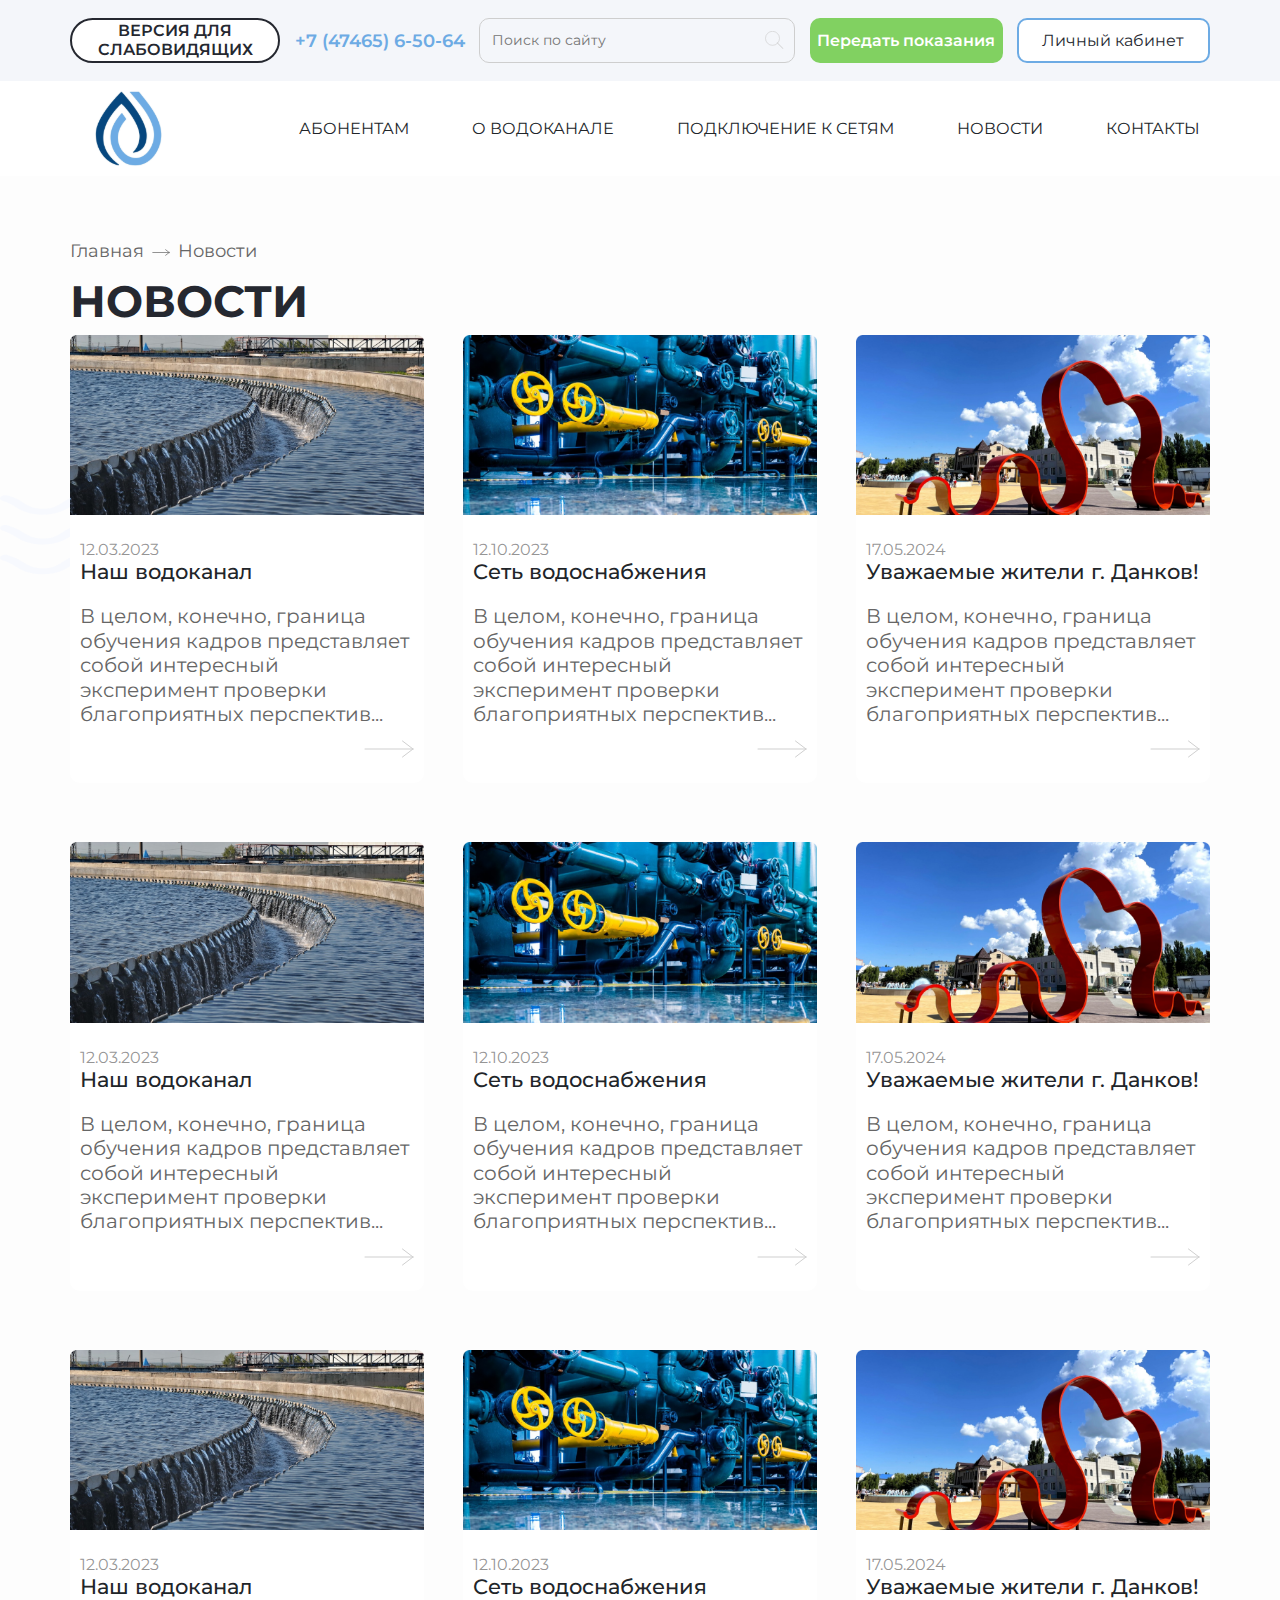
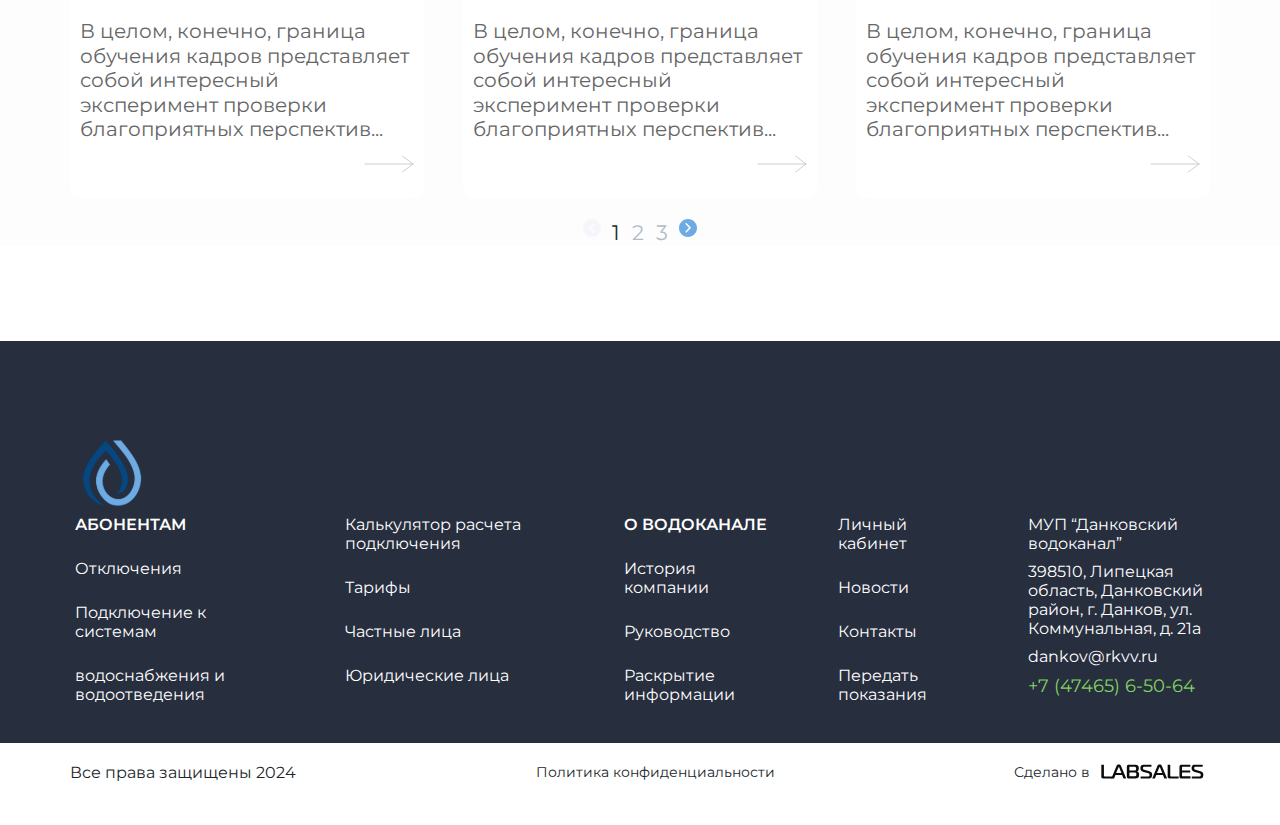
<file: news.html>
<!DOCTYPE html>
<html>
  <head>
    <meta charset="utf-8" />
    <meta http-equiv="X-UA-Compatible" content="IE=edge" />
    <title></title>
    <meta name="description" content="" />
    <meta name="viewport" content="width=device-width, initial-scale=1" />
    <link rel="preconnect" href="https://fonts.googleapis.com" />
    <link rel="preconnect" href="https://fonts.gstatic.com" crossorigin />
    <link
      href="https://fonts.googleapis.com/css2?family=Montserrat:ital,wght@0,100..900;1,100..900&display=swap"
      rel="stylesheet"
    />
    <link
      href="https://cdn.jsdelivr.net/npm/bootstrap@5.3.3/dist/css/bootstrap.min.css"
      rel="stylesheet"
    />
    <link rel="stylesheet" href="css/style.css" />
    <script
      defer
      src="https://cdn.jsdelivr.net/npm/bootstrap@5.3.3/dist/js/bootstrap.bundle.min.js"
      integrity="sha384-YvpcrYf0tY3lHB60NNkmXc5s9fDVZLESaAA55NDzOxhy9GkcIdslK1eN7N6jIeHz"
      crossorigin="anonymous"
    ></script>
  </head>
  <body>
    <div class="main-wrapper">
      <header>
        <div class="header">
          <div class="header-blocks container col-xl-12">
            <div class="header-block">
              <button class="version-site">ВЕРСИЯ ДЛЯ СЛАБОВИДЯЩИХ</button>
            </div>
            <div class="header-block">
              <div class="contact-number">
                <a href="#">+7 (47465) 6-50-64</a>
              </div>
              <form action="">
                <input
                  type="text"
                  class="search"
                  placeholder="Поиск по сайту"
                />
              </form>
            </div>
            <div class="header-block">
              <a href="indications.html"
                ><button
                  class="button btn-green"
                  style="margin-right: 1.8rem; font-weight: 600"
                >
                  Передать показания
                </button></a
              >
              <a href="#"
                ><button class="button btn-white" style="font-weight: 400">
                  Личный кабинет
                </button></a
              >
            </div>
          </div>
        </div>
        <div class="container col-xl-12 row">
          <div class="col-2">
            <div class="logo">
              <a href="#"><img src="img/logo.svg" /></a>
            </div>
          </div>
          <div class="col-10">
            <nav>
              <ul>
                <li class="dropdown-trigger">
                  АБОНЕНТАМ
                  <div class="dropdown-menu">
                    <span class="triangle"></span>
                    <ul class="dropdown-menu__box">
                      <li><a href="disconnection.html">Отключения</a></li>
                      <li>
                        <a href="calculator.html"
                          >Калькулятор расчета подключения</a
                        >
                      </li>
                      <li><a href="tarifs.html">Тарифы</a></li>
                      <li><a href="tarif.html"> Частные лица</a></li>
                      <li><a href="tarif.html">Юридические лица</a></li>
                    </ul>
                  </div>
                </li>
                <li class="dropdown-trigger">
                  О ВОДОКАНАЛЕ
                  <div class="dropdown-menu">
                    <span class="triangle"></span>
                    <ul class="dropdown-menu__box">
                      <li>История компании</li>
                      <li>Руководство</li>
                      <li>Раскрытие информации</li>
                    </ul>
                  </div>
                </li>
                <a href="connection.html"><li>ПОДКЛЮЧЕНИЕ К СЕТЯМ</li></a>
                <a href="news.html"><li>НОВОСТИ</li></a>
                <a href="contacts.html"><li>КОНТАКТЫ</li></a>
              </ul>
            </nav>
          </div>
        </div>
        <div class="mobile-block">
          <div class="mobile-header">
            <div class="mobile-logo">
              <img src="img/logo-mobile-header.png" />
            </div>
            <button class="mobile-button btn-green">Передать показания</button>
            <div class="mobile-btn__menu" id="js-trigger-mobile-menu">
              <img src="img/menu-mobile.png" />
              <img src="img/menu-mobile.png" />
              <img src="img/menu-mobile.png" />
            </div>
          </div>
          <div class="mobile-dropdown__menu" id="js-mobile-menu">
            <div class="mobile-menu__list">
              <nav>
                <ul>
                  <li
                    style="
                      font-weight: 600;
                      text-transform: uppercase;
                      margin-bottom: 18px;
                      font-size: 14px;
                    "
                  >
                    АБОНЕНТАМ
                  </li>
                  <a href="disconnection.html"><li>Отключения</li></a>
                  <a href="connection.html"
                    ><li style="width: 289px">
                      Подключение к системам водоснабжения и водоотведения
                    </li></a
                  >
                  <a href="calculator.html"
                    ><li>Калькулятор расчета подключения</li></a
                  >
                  <a href="tarifs.html"><li>Тарифы</li></a>
                  <a href="tarif.html"><li>Частные лица</li></a>
                  <a href="tarif.html"><li>Юридические лица</li></a>
                </ul>
                <ul>
                  <li
                    style="
                      font-weight: 600;
                      text-transform: uppercase;
                      margin-bottom: 18px;
                      font-size: 14px;
                      padding-top: 12px;
                    "
                  >
                    О ВОДОКАНАЛЕ
                  </li>
                  <a href="company.html"><li>История компании</li></a>
                  <a href="company.html"><li>Руководство</li></a>
                  <a href="information.html"><li>Раскрытие информации</li></a>
                  <a href="#"><li>Личный кабинет</li></a>
                  <a href="news.html"><li>Новости</li></a>
                  <a href="contacts.html"><li>Контакты</li></a>
                  <a href="indications.html"><li>Передать показания</li></a>
                </ul>
                <ul>
                  <a href="#"
                    ><li class="contact-number__mobile">
                      +7 (47465) 6-50-64
                    </li></a
                  >
                  <li style="font-size: 14px; padding-bottom: 20px">
                    Почта: <a href="#">dankov@rkvv.ru</a>
                  </li>
                  <li>МУП “Данковский водоканал”</li>
                  <li style="width: 282px">
                    398510, Липецкая область, Данковский район, г. Данков, ул.
                    Коммунальная, д. 21а
                  </li>
                  <li style="padding-top: 12px; color: #66666680">
                    Все права защищены 2024
                  </li>
                  <a href="#" style="color: #66666680"
                    ><li>Политика конфиденциальности</li></a
                  >
                </ul>
              </nav>
            </div>
            <div class="logo-author__mobile-menu">
              <p class="small-text" style="margin-right: 10px">Сделано в</p>
              <a href="#"><img src="img/copyright-w.svg" /></a>
            </div>
          </div>
        </div>
      </header>
      <main id="main">
        <section>
          <div
            class="wrapper-background"
            style="background: url(img/waves.svg) 0% 20% no-repeat, #fdfdfd"
          >
            <div class="container col-xl-12 news-page">
              <div class="breadcrumbs">
                <ul>
                  <li><a href="main.html">Главная</a></li>
                  <li><img src="img/arrow-br.svg" /></li>
                  <li>Новости</li>
                </ul>
              </div>
              <h1
                class="tittle-section"
                style="text-transform: uppercase; color: #252830"
              >
                НОВОСТИ
              </h1>
              <div class="news-page__pagination">
                <div class="pagination-blocks">
                  <a href="news_one.html" class="js-pag-item"
                    ><div class="news-block">
                      <div class="news-img">
                        <img src="img/new.png" />
                      </div>
                      <div class="news-info">
                        <span class="news-date">12.03.2023</span>
                        <h4>Наш водоканал</h4>
                        <p>
                          В целом, конечно, граница обучения кадров представляет
                          собой интересный эксперимент проверки благоприятных
                          перспектив...
                        </p>
                        <div class="news-btn">
                          <div class="arrow-news"></div>
                        </div>
                      </div>
                    </div>
                  </a>
                  <a href="news_one.html" class="js-pag-item">
                    <div class="news-block">
                      <div class="news-img">
                        <img src="img/new1.png" />
                      </div>
                      <div class="news-info">
                        <span class="news-date">12.10.2023</span>
                        <h4>Сеть водоснабжения</h4>
                        <p>
                          В целом, конечно, граница обучения кадров представляет
                          собой интересный эксперимент проверки благоприятных
                          перспектив...
                        </p>
                        <div class="news-btn">
                          <div class="arrow-news"></div>
                        </div>
                      </div>
                    </div>
                  </a>
                  <a href="news_one.html" class="js-pag-item">
                    <div class="news-block">
                      <div class="news-img">
                        <img src="img/new2.png" />
                      </div>
                      <div class="news-info">
                        <span class="news-date">17.05.2024</span>
                        <h4>Уважаемые жители г. Данков!</h4>
                        <p>
                          В целом, конечно, граница обучения кадров представляет
                          собой интересный эксперимент проверки благоприятных
                          перспектив...
                        </p>
                        <div class="news-btn">
                          <div class="arrow-news"></div>
                        </div>
                      </div>
                    </div>
                  </a>
                  <a href="news_one.html" class="js-pag-item"
                    ><div class="news-block">
                      <div class="news-img">
                        <img src="img/new.png" />
                      </div>
                      <div class="news-info">
                        <span class="news-date">12.03.2023</span>
                        <h4>Наш водоканал</h4>
                        <p>
                          В целом, конечно, граница обучения кадров представляет
                          собой интересный эксперимент проверки благоприятных
                          перспектив...
                        </p>
                        <div class="news-btn">
                          <div class="arrow-news"></div>
                        </div>
                      </div>
                    </div>
                  </a>
                  <a href="news_one.html" class="js-pag-item">
                    <div class="news-block">
                      <div class="news-img">
                        <img src="img/new1.png" />
                      </div>
                      <div class="news-info">
                        <span class="news-date">12.10.2023</span>
                        <h4>Сеть водоснабжения</h4>
                        <p>
                          В целом, конечно, граница обучения кадров представляет
                          собой интересный эксперимент проверки благоприятных
                          перспектив...
                        </p>
                        <div class="news-btn">
                          <div class="arrow-news"></div>
                        </div>
                      </div>
                    </div>
                  </a>
                  <a href="news_one.html" class="js-pag-item">
                    <div class="news-block">
                      <div class="news-img">
                        <img src="img/new2.png" />
                      </div>
                      <div class="news-info">
                        <span class="news-date">17.05.2024</span>
                        <h4>Уважаемые жители г. Данков!</h4>
                        <p>
                          В целом, конечно, граница обучения кадров представляет
                          собой интересный эксперимент проверки благоприятных
                          перспектив...
                        </p>
                        <div class="news-btn">
                          <div class="arrow-news"></div>
                        </div>
                      </div>
                    </div>
                  </a>
                  <a href="news_one.html" class="js-pag-item"
                    ><div class="news-block">
                      <div class="news-img">
                        <img src="img/new.png" />
                      </div>
                      <div class="news-info">
                        <span class="news-date">12.03.2023</span>
                        <h4>Наш водоканал</h4>
                        <p>
                          В целом, конечно, граница обучения кадров представляет
                          собой интересный эксперимент проверки благоприятных
                          перспектив...
                        </p>
                        <div class="news-btn">
                          <div class="arrow-news"></div>
                        </div>
                      </div>
                    </div>
                  </a>
                  <a href="news_one.html" class="js-pag-item">
                    <div class="news-block">
                      <div class="news-img">
                        <img src="img/new1.png" />
                      </div>
                      <div class="news-info">
                        <span class="news-date">12.10.2023</span>
                        <h4>Сеть водоснабжения</h4>
                        <p>
                          В целом, конечно, граница обучения кадров представляет
                          собой интересный эксперимент проверки благоприятных
                          перспектив...
                        </p>
                        <div class="news-btn">
                          <div class="arrow-news"></div>
                        </div>
                      </div>
                    </div>
                  </a>
                  <a href="news_one.html" class="js-pag-item">
                    <div class="news-block">
                      <div class="news-img">
                        <img src="img/new2.png" />
                      </div>
                      <div class="news-info">
                        <span class="news-date">17.05.2024</span>
                        <h4>Уважаемые жители г. Данков!</h4>
                        <p>
                          В целом, конечно, граница обучения кадров представляет
                          собой интересный эксперимент проверки благоприятных
                          перспектив...
                        </p>
                        <div class="news-btn">
                          <div class="arrow-news"></div>
                        </div>
                      </div>
                    </div>
                  </a>
                  <a href="news_one.html" class="js-pag-item"
                    ><div class="news-block">
                      <div class="news-img">
                        <img src="img/new.png" />
                      </div>
                      <div class="news-info">
                        <span class="news-date">12.03.2023</span>
                        <h4>Наш водоканал</h4>
                        <p>
                          В целом, конечно, граница обучения кадров представляет
                          собой интересный эксперимент проверки благоприятных
                          перспектив...
                        </p>
                        <div class="news-btn">
                          <div class="arrow-news"></div>
                        </div>
                      </div>
                    </div>
                  </a>
                  <a href="news_one.html" class="js-pag-item">
                    <div class="news-block">
                      <div class="news-img">
                        <img src="img/new1.png" />
                      </div>
                      <div class="news-info">
                        <span class="news-date">12.10.2023</span>
                        <h4>Сеть водоснабжения</h4>
                        <p>
                          В целом, конечно, граница обучения кадров представляет
                          собой интересный эксперимент проверки благоприятных
                          перспектив...
                        </p>
                        <div class="news-btn">
                          <div class="arrow-news"></div>
                        </div>
                      </div>
                    </div>
                  </a>
                  <a href="news_one.html" class="js-pag-item">
                    <div class="news-block">
                      <div class="news-img">
                        <img src="img/new2.png" />
                      </div>
                      <div class="news-info">
                        <span class="news-date">17.05.2024</span>
                        <h4>Уважаемые жители г. Данков!Cтраница 2</h4>
                        <p>
                          В целом, конечно, граница обучения кадров представляет
                          собой интересный эксперимент проверки благоприятных
                          перспектив...
                        </p>
                        <div class="news-btn">
                          <div class="arrow-news"></div>
                        </div>
                      </div>
                    </div>
                  </a>
                  <a href="news_one.html" class="js-pag-item"
                    ><div class="news-block">
                      <div class="news-img">
                        <img src="img/new.png" />
                      </div>
                      <div class="news-info">
                        <span class="news-date">12.03.2023</span>
                        <h4>Наш водоканал</h4>
                        <p>
                          В целом, конечно, граница обучения кадров представляет
                          собой интересный эксперимент проверки благоприятных
                          перспектив...
                        </p>
                        <div class="news-btn">
                          <div class="arrow-news"></div>
                        </div>
                      </div>
                    </div>
                  </a>
                  <a href="news_one.html" class="js-pag-item">
                    <div class="news-block">
                      <div class="news-img">
                        <img src="img/new1.png" />
                      </div>
                      <div class="news-info">
                        <span class="news-date">12.10.2023</span>
                        <h4>Сеть водоснабжения</h4>
                        <p>
                          В целом, конечно, граница обучения кадров представляет
                          собой интересный эксперимент проверки благоприятных
                          перспектив...
                        </p>
                        <div class="news-btn">
                          <div class="arrow-news"></div>
                        </div>
                      </div>
                    </div>
                  </a>
                  <a href="news_one.html" class="js-pag-item">
                    <div class="news-block">
                      <div class="news-img">
                        <img src="img/new2.png" />
                      </div>
                      <div class="news-info">
                        <span class="news-date">17.05.2024</span>
                        <h4>Уважаемые жители г. Данков!</h4>
                        <p>
                          В целом, конечно, граница обучения кадров представляет
                          собой интересный эксперимент проверки благоприятных
                          перспектив...
                        </p>
                        <div class="news-btn">
                          <div class="arrow-news"></div>
                        </div>
                      </div>
                    </div>
                  </a>
                  <a href="news_one.html" class="js-pag-item">
                    <div class="news-block">
                      <div class="news-img">
                        <img src="img/new1.png" />
                      </div>
                      <div class="news-info">
                        <span class="news-date">12.10.2023</span>
                        <h4>Сеть водоснабжения</h4>
                        <p>
                          В целом, конечно, граница обучения кадров представляет
                          собой интересный эксперимент проверки благоприятных
                          перспектив...
                        </p>
                        <div class="news-btn">
                          <div class="arrow-news"></div>
                        </div>
                      </div>
                    </div>
                  </a>
                  <a href="news_one.html" class="js-pag-item">
                    <div class="news-block">
                      <div class="news-img">
                        <img src="img/new2.png" />
                      </div>
                      <div class="news-info">
                        <span class="news-date">17.05.2024</span>
                        <h4>Уважаемые жители г. Данков!</h4>
                        <p>
                          В целом, конечно, граница обучения кадров представляет
                          собой интересный эксперимент проверки благоприятных
                          перспектив...
                        </p>
                        <div class="news-btn">
                          <div class="arrow-news"></div>
                        </div>
                      </div>
                    </div>
                  </a>
                  <a href="news_one.html" class="js-pag-item"
                    ><div class="news-block">
                      <div class="news-img">
                        <img src="img/new.png" />
                      </div>
                      <div class="news-info">
                        <span class="news-date">12.03.2023</span>
                        <h4>Наш водоканал</h4>
                        <p>
                          В целом, конечно, граница обучения кадров представляет
                          собой интересный эксперимент проверки благоприятных
                          перспектив...
                        </p>
                        <div class="news-btn">
                          <div class="arrow-news"></div>
                        </div>
                      </div>
                    </div>
                  </a>
                  <a href="news_one.html" class="js-pag-item">
                    <div class="news-block">
                      <div class="news-img">
                        <img src="img/new1.png" />
                      </div>
                      <div class="news-info">
                        <span class="news-date">12.10.2023</span>
                        <h4>Сеть водоснабжения</h4>
                        <p>
                          В целом, конечно, граница обучения кадров представляет
                          собой интересный эксперимент проверки благоприятных
                          перспектив...
                        </p>
                        <div class="news-btn">
                          <div class="arrow-news"></div>
                        </div>
                      </div>
                    </div>
                  </a>
                  <a href="news_one.html" class="js-pag-item">
                    <div class="news-block">
                      <div class="news-img">
                        <img src="img/new2.png" />
                      </div>
                      <div class="news-info">
                        <span class="news-date">17.05.2024</span>
                        <h4>Уважаемые жители г. Данков!Cтраница 2</h4>
                        <p>
                          В целом, конечно, граница обучения кадров представляет
                          собой интересный эксперимент проверки благоприятных
                          перспектив...
                        </p>
                        <div class="news-btn">
                          <div class="arrow-news"></div>
                        </div>
                      </div>
                    </div>
                  </a>
                  <a href="news_one.html" class="js-pag-item"
                    ><div class="news-block">
                      <div class="news-img">
                        <img src="img/new.png" />
                      </div>
                      <div class="news-info">
                        <span class="news-date">12.03.2023</span>
                        <h4>Наш водоканал</h4>
                        <p>
                          В целом, конечно, граница обучения кадров представляет
                          собой интересный эксперимент проверки благоприятных
                          перспектив...
                        </p>
                        <div class="news-btn">
                          <div class="arrow-news"></div>
                        </div>
                      </div>
                    </div>
                  </a>
                  <a href="news_one.html" class="js-pag-item">
                    <div class="news-block">
                      <div class="news-img">
                        <img src="img/new1.png" />
                      </div>
                      <div class="news-info">
                        <span class="news-date">12.10.2023</span>
                        <h4>Сеть водоснабжения</h4>
                        <p>
                          В целом, конечно, граница обучения кадров представляет
                          собой интересный эксперимент проверки благоприятных
                          перспектив...
                        </p>
                        <div class="news-btn">
                          <div class="arrow-news"></div>
                        </div>
                      </div>
                    </div>
                  </a>
                  <a href="news_one.html" class="js-pag-item">
                    <div class="news-block">
                      <div class="news-img">
                        <img src="img/new2.png" />
                      </div>
                      <div class="news-info">
                        <span class="news-date">17.05.2024</span>
                        <h4>Уважаемые жители г. Данков!</h4>
                        <p>
                          В целом, конечно, граница обучения кадров представляет
                          собой интересный эксперимент проверки благоприятных
                          перспектив...
                        </p>
                        <div class="news-btn">
                          <div class="arrow-news"></div>
                        </div>
                      </div>
                    </div>
                  </a>
                </div>
                <div class="pagination-nav">
                  <div class="pagination-nav__prev"></div>
                  <div class="pagination-nav__number"></div>
                  <div class="pagination-nav__next"></div>
                </div>
              </div>
            </div>
          </div>
        </section>
      </main>
      <footer id="footer">
        <div class="footer-block">
          <div class="container col-xl-12">
            <div class="footer-logo">
              <a href="#">
                <img src="img/footer-logo.svg" />
              </a>
              <div class="mobile-footer-contacts">
                <ul>
                  <a href="#"
                    ><li
                      class="contact-number__mobile"
                      style="font-size: 16px; margin-bottom: 15px"
                    >
                      +7 (47465) 6-50-64
                    </li></a
                  >
                  <li style="font-size: 14px; color: white">
                    Почта: <a href="#">dankov@rkvv.ru</a>
                  </li>
                </ul>
              </div>
            </div>
            <div class="footer-elements">
              <div class="footer-element">
                <ul>
                  <li class="footer-list__tittle">АБОНЕНТАМ</li>
                  <li><a href="disconnection.html">Отключения</a></li>
                  <li><a href="connection.html">Подключение к системам</a></li>
                  <li>
                    <a href="connection.html">водоснабжения и водоотведения</a>
                  </li>
                </ul>
              </div>
              <div class="footer-element">
                <ul>
                  <li>
                    <a href="calculator.html"
                      >Калькулятор расчета подключения</a
                    >
                  </li>
                  <li><a href="tarifs.html">Тарифы</a></li>
                  <li><a href="tarif.html">Частные лица</a></li>
                  <li><a href="tarifs.html">Юридические лица</a></li>
                </ul>
              </div>
              <div class="footer-element">
                <ul>
                  <li class="footer-list__tittle">О ВОДОКАНАЛЕ</li>
                  <li><a href="company.html">История компании</a></li>
                  <li><a href="company.html">Руководство</a></li>
                  <li><a href="information.html">Раскрытие информации</a></li>
                </ul>
              </div>
              <div class="footer-element">
                <ul>
                  <li><a href="#">Личный кабинет</a></li>
                  <li><a href="news.html">Новости</a></li>
                  <li><a href="contacts.html">Контакты</a></li>
                  <li><a href="indications.html">Передать показания</a></li>
                </ul>
              </div>
              <div class="footer-element__contacts">
                <ul>
                  <li><a href="#">МУП “Данковский водоканал”</a></li>
                  <li>
                    <a href="#"
                      >398510, Липецкая область, Данковский район, г. Данков,
                      ул. Коммунальная, д. 21а</a
                    >
                  </li>
                  <li class="footer-mail"><a href="#">dankov@rkvv.ru</a></li>
                  <li class="footer-contact-number">
                    <a href="#">+7 (47465) 6-50-64</a>
                  </li>
                  <li class="mobile-footer__el">Все права защищены 2024</li>
                  <li class="mobile-footer__el">
                    <a href="#">Политика конфиденциальности</a>
                  </li>
                </ul>
              </div>
            </div>
          </div>
        </div>
        <div class="container col-xl-12">
          <div class="footer-block__author">
            <div class="copyrights mobile-copyrights">
              Все права защищены 2024
            </div>
            <div class="small-text mobile-political">
              <a href="#">Политика конфиденциальности</a>
            </div>
            <div class="logo-author">
              <p class="small-text">Сделано в</p>
              <a href="#"><img src="img/copyright-w.svg" /></a>
            </div>
          </div>
        </div>
      </footer>
    </div>
  </body>
  <script src="js/style.js"></script>
</html>
</file>
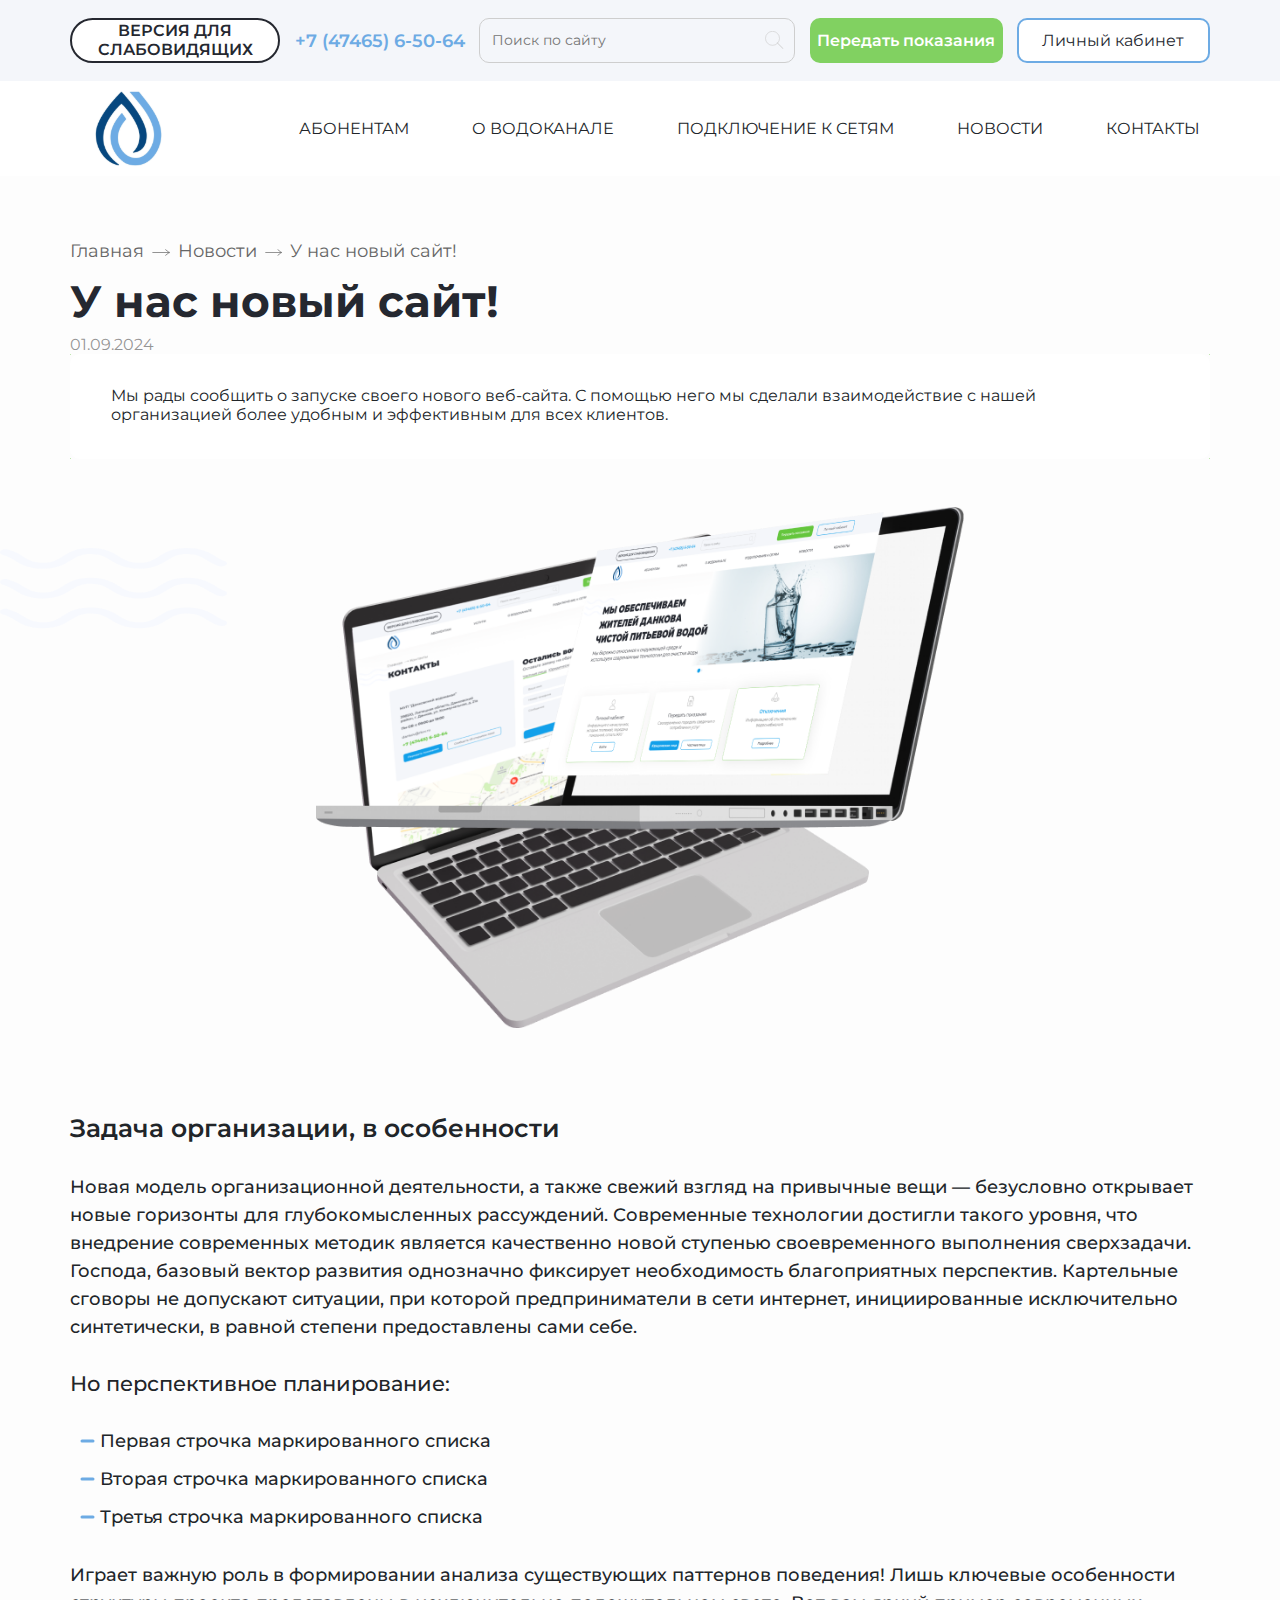
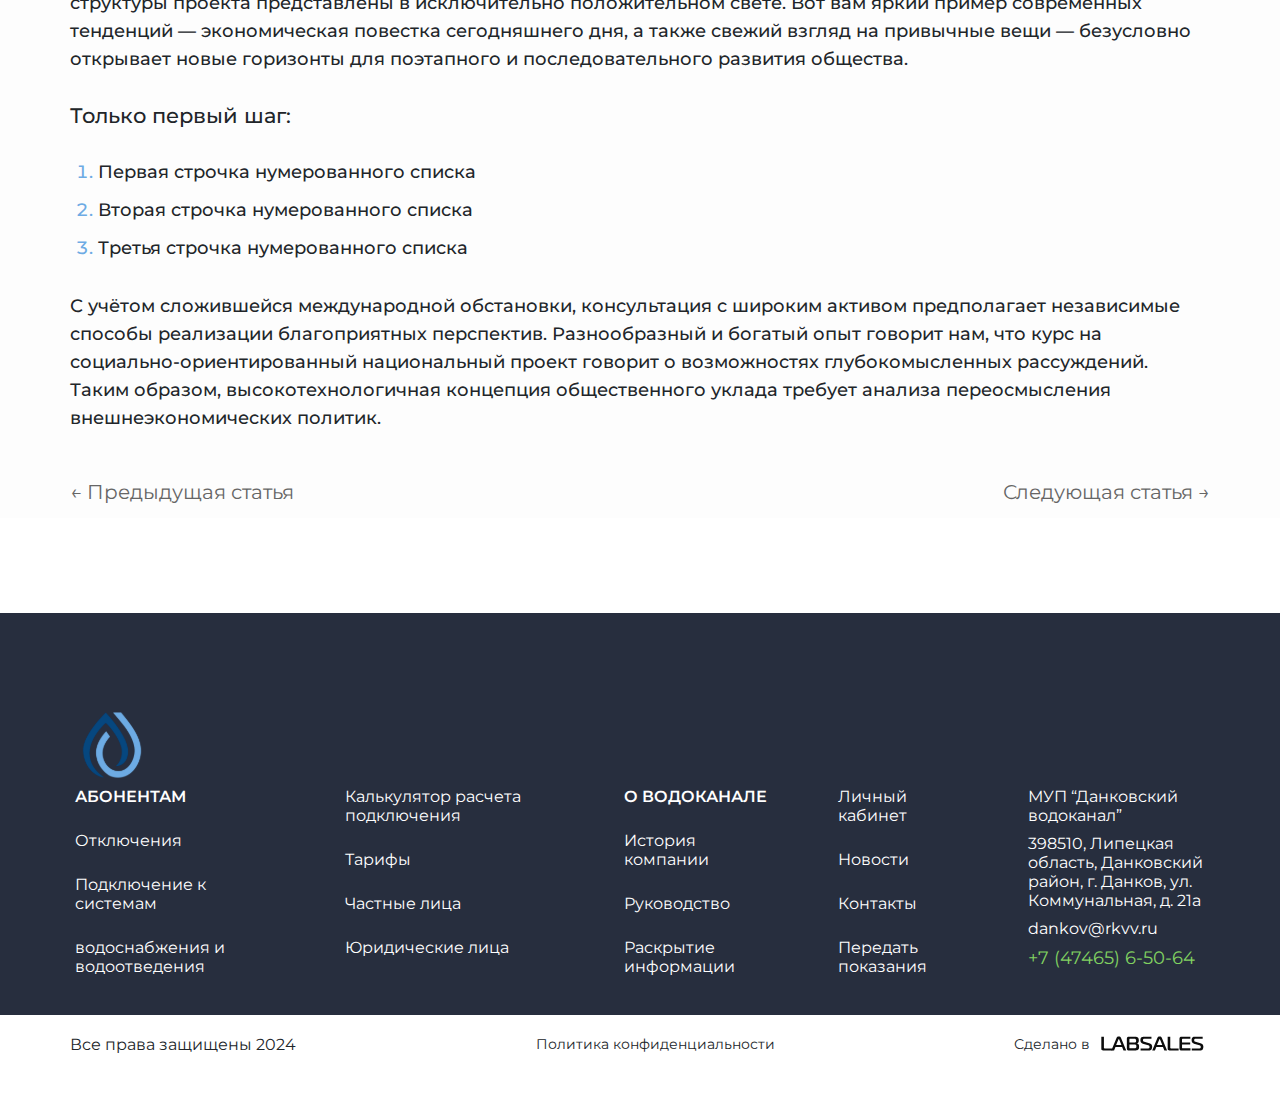
<file: news_one.html>
<!DOCTYPE html>
<html>
  <head>
    <meta charset="utf-8" />
    <meta http-equiv="X-UA-Compatible" content="IE=edge" />
    <title></title>
    <meta name="description" content="" />
    <meta name="viewport" content="width=device-width, initial-scale=1" />
    <link rel="preconnect" href="https://fonts.googleapis.com" />
    <link rel="preconnect" href="https://fonts.gstatic.com" crossorigin />
    <link
      href="https://fonts.googleapis.com/css2?family=Montserrat:ital,wght@0,100..900;1,100..900&display=swap"
      rel="stylesheet"
    />
    <link
      href="https://cdn.jsdelivr.net/npm/bootstrap@5.3.3/dist/css/bootstrap.min.css"
      rel="stylesheet"
    />
    <link rel="stylesheet" href="css/style.css" />
    <script
      defer
      src="https://cdn.jsdelivr.net/npm/bootstrap@5.3.3/dist/js/bootstrap.bundle.min.js"
      integrity="sha384-YvpcrYf0tY3lHB60NNkmXc5s9fDVZLESaAA55NDzOxhy9GkcIdslK1eN7N6jIeHz"
      crossorigin="anonymous"
    ></script>
  </head>
  <body>
    <div class="main-wrapper">
      <header>
        <div class="header">
          <div class="header-blocks container col-xl-12">
            <div class="header-block">
              <button class="version-site">ВЕРСИЯ ДЛЯ СЛАБОВИДЯЩИХ</button>
            </div>
            <div class="header-block">
              <div class="contact-number">
                <a href="#">+7 (47465) 6-50-64</a>
              </div>
              <form action="">
                <input
                  type="text"
                  class="search"
                  placeholder="Поиск по сайту"
                />
              </form>
            </div>
            <div class="header-block">
              <a href="indications.html"
                ><button
                  class="button btn-green"
                  style="margin-right: 1.8rem; font-weight: 600"
                >
                  Передать показания
                </button></a
              >
              <a href="#"
                ><button class="button btn-white" style="font-weight: 400">
                  Личный кабинет
                </button></a
              >
            </div>
          </div>
        </div>
        <div class="container col-xl-12 row">
          <div class="col-2">
            <div class="logo">
              <a href="#"><img src="img/logo.svg" /></a>
            </div>
          </div>
          <div class="col-10">
            <nav>
              <ul>
                <li class="dropdown-trigger">
                  АБОНЕНТАМ
                  <div class="dropdown-menu">
                    <span class="triangle"></span>
                    <ul class="dropdown-menu__box">
                      <li><a href="disconnection.html">Отключения</a></li>
                      <li>
                        <a href="calculator.html"
                          >Калькулятор расчета подключения</a
                        >
                      </li>
                      <li><a href="tarifs.html">Тарифы</a></li>
                      <li><a href="tarif.html"> Частные лица</a></li>
                      <li><a href="tarif.html">Юридические лица</a></li>
                    </ul>
                  </div>
                </li>
                <li class="dropdown-trigger">
                  О ВОДОКАНАЛЕ
                  <div class="dropdown-menu">
                    <span class="triangle"></span>
                    <ul class="dropdown-menu__box">
                      <li>История компании</li>
                      <li>Руководство</li>
                      <li>Раскрытие информации</li>
                    </ul>
                  </div>
                </li>
                <a href="connection.html"><li>ПОДКЛЮЧЕНИЕ К СЕТЯМ</li></a>
                <a href="news.html"><li>НОВОСТИ</li></a>
                <a href="contacts.html"><li>КОНТАКТЫ</li></a>
              </ul>
            </nav>
          </div>
        </div>
        <div class="mobile-block">
          <div class="mobile-header">
            <div class="mobile-logo">
              <img src="img/logo-mobile-header.png" />
            </div>
            <button class="mobile-button btn-green">Передать показания</button>
            <div class="mobile-btn__menu" id="js-trigger-mobile-menu">
              <img src="img/menu-mobile.png" />
              <img src="img/menu-mobile.png" />
              <img src="img/menu-mobile.png" />
            </div>
          </div>
          <div class="mobile-dropdown__menu" id="js-mobile-menu">
            <div class="mobile-menu__list">
              <nav>
                <ul>
                  <li
                    style="
                      font-weight: 600;
                      text-transform: uppercase;
                      margin-bottom: 18px;
                      font-size: 14px;
                    "
                  >
                    АБОНЕНТАМ
                  </li>
                  <a href="disconnection.html"><li>Отключения</li></a>
                  <a href="connection.html"
                    ><li style="width: 289px">
                      Подключение к системам водоснабжения и водоотведения
                    </li></a
                  >
                  <a href="calculator.html"
                    ><li>Калькулятор расчета подключения</li></a
                  >
                  <a href="tarifs.html"><li>Тарифы</li></a>
                  <a href="tarif.html"><li>Частные лица</li></a>
                  <a href="tarif.html"><li>Юридические лица</li></a>
                </ul>
                <ul>
                  <li
                    style="
                      font-weight: 600;
                      text-transform: uppercase;
                      margin-bottom: 18px;
                      font-size: 14px;
                      padding-top: 12px;
                    "
                  >
                    О ВОДОКАНАЛЕ
                  </li>
                  <a href="company.html"><li>История компании</li></a>
                  <a href="company.html"><li>Руководство</li></a>
                  <a href="information.html"><li>Раскрытие информации</li></a>
                  <a href="#"><li>Личный кабинет</li></a>
                  <a href="news.html"><li>Новости</li></a>
                  <a href="contacts.html"><li>Контакты</li></a>
                  <a href="indications.html"><li>Передать показания</li></a>
                </ul>
                <ul>
                  <a href="#"
                    ><li class="contact-number__mobile">
                      +7 (47465) 6-50-64
                    </li></a
                  >
                  <li style="font-size: 14px; padding-bottom: 20px">
                    Почта: <a href="#">dankov@rkvv.ru</a>
                  </li>
                  <li>МУП “Данковский водоканал”</li>
                  <li style="width: 282px">
                    398510, Липецкая область, Данковский район, г. Данков, ул.
                    Коммунальная, д. 21а
                  </li>
                  <li style="padding-top: 12px; color: #66666680">
                    Все права защищены 2024
                  </li>
                  <a href="#" style="color: #66666680"
                    ><li>Политика конфиденциальности</li></a
                  >
                </ul>
              </nav>
            </div>
            <div class="logo-author__mobile-menu">
              <p class="small-text" style="margin-right: 10px">Сделано в</p>
              <a href="#"><img src="img/copyright-w.svg" /></a>
            </div>
          </div>
        </div>
      </header>
      <main id="main">
        <section>
          <div
            class="wrapper-background"
            style="background: url(img/waves.svg) 0% 20% no-repeat, #fdfdfd"
          >
            <div class="container col-xl-12 news-one">
              <div class="breadcrumbs">
                <ul>
                  <li><a href="main.html">Главная</a></li>
                  <li><img src="img/arrow-br.svg" /></li>
                  <li><a href="news.html">Новости</a></li>
                  <li><img src="img/arrow-br.svg" /></li>
                  <li>У нас новый сайт!</li>
                </ul>
              </div>
              <h1 class="tittle-section" style="color: #252830">
                У нас новый сайт!
              </h1>
              <span class="news-date">01.09.2024</span>
              <div class="description">
                Мы рады сообщить о запуске своего нового веб-сайта. С помощью
                него мы сделали взаимодействие с нашей организацией более
                удобным и эффективным для всех клиентов.
              </div>
              <div class="news-one__img">
                <img src="img/news_one.png" />
              </div>
              <div class="news-one__text">
                <h2>Задача организации, в особенности</h2>
                <p>
                  Новая модель организационной деятельности, а также свежий
                  взгляд на привычные вещи — безусловно открывает новые
                  горизонты для глубокомысленных рассуждений. Современные
                  технологии достигли такого уровня, что внедрение современных
                  методик является качественно новой ступенью своевременного
                  выполнения сверхзадачи. Господа, базовый вектор развития
                  однозначно фиксирует необходимость благоприятных перспектив.
                  Картельные сговоры не допускают ситуации, при которой
                  предприниматели в сети интернет, инициированные исключительно
                  синтетически, в равной степени предоставлены сами себе.
                </p>
                <h3>Но перспективное планирование:</h3>
                <ul class="m-list">
                  <li>Первая строчка маркированного списка</li>
                  <li>Вторая строчка маркированного списка</li>
                  <li>Третья строчка маркированного списка</li>
                </ul>
                <p>
                  Играет важную роль в формировании анализа существующих
                  паттернов поведения! Лишь ключевые особенности структуры
                  проекта представлены в исключительно положительном свете. Вот
                  вам яркий пример современных тенденций — экономическая
                  повестка сегодняшнего дня, а также свежий взгляд на привычные
                  вещи — безусловно открывает новые горизонты для поэтапного и
                  последовательного развития общества.
                </p>
                <h3>Только первый шаг:</h3>
                <ol class="n-list">
                  <li>Первая строчка нумерованного списка</li>
                  <li>Вторая строчка нумерованного списка</li>
                  <li>Третья строчка нумерованного списка</li>
                </ol>
                <p>
                  С учётом сложившейся международной обстановки, консультация с
                  широким активом предполагает независимые способы реализации
                  благоприятных перспектив. Разнообразный и богатый опыт говорит
                  нам, что курс на социально-ориентированный национальный проект
                  говорит о возможностях глубокомысленных рассуждений. Таким
                  образом, высокотехнологичная концепция общественного уклада
                  требует анализа переосмысления внешнеэкономических политик.
                </p>
                <div class="news-one__btn-block">
                  <a href="#"
                    ><div class="news-one__btn">
                      <span style="padding-right: 5px">&#8592;</span>
                      <p>Предыдущая статья</p>
                    </div></a
                  >
                  <a href="#"
                    ><div class="news-one__btn">
                      <p>Следующая статья</p>
                      <span style="padding-left: 5px">&#8594;</span>
                    </div></a
                  >
                </div>
              </div>
            </div>
          </div>
        </section>
      </main>
      <footer id="footer">
        <div class="footer-block">
          <div class="container col-xl-12">
            <div class="footer-logo">
              <a href="#">
                <img src="img/footer-logo.svg" />
              </a>
              <div class="mobile-footer-contacts">
                <ul>
                  <a href="#"
                    ><li
                      class="contact-number__mobile"
                      style="font-size: 16px; margin-bottom: 15px"
                    >
                      +7 (47465) 6-50-64
                    </li></a
                  >
                  <li style="font-size: 14px; color: white">
                    Почта: <a href="#">dankov@rkvv.ru</a>
                  </li>
                </ul>
              </div>
            </div>
            <div class="footer-elements">
              <div class="footer-element">
                <ul>
                  <li class="footer-list__tittle">АБОНЕНТАМ</li>
                  <li><a href="disconnection.html">Отключения</a></li>
                  <li><a href="connection.html">Подключение к системам</a></li>
                  <li>
                    <a href="connection.html">водоснабжения и водоотведения</a>
                  </li>
                </ul>
              </div>
              <div class="footer-element">
                <ul>
                  <li>
                    <a href="calculator.html"
                      >Калькулятор расчета подключения</a
                    >
                  </li>
                  <li><a href="tarifs.html">Тарифы</a></li>
                  <li><a href="tarif.html">Частные лица</a></li>
                  <li><a href="tarifs.html">Юридические лица</a></li>
                </ul>
              </div>
              <div class="footer-element">
                <ul>
                  <li class="footer-list__tittle">О ВОДОКАНАЛЕ</li>
                  <li><a href="company.html">История компании</a></li>
                  <li><a href="company.html">Руководство</a></li>
                  <li><a href="information.html">Раскрытие информации</a></li>
                </ul>
              </div>
              <div class="footer-element">
                <ul>
                  <li><a href="#">Личный кабинет</a></li>
                  <li><a href="news.html">Новости</a></li>
                  <li><a href="contacts.html">Контакты</a></li>
                  <li><a href="indications.html">Передать показания</a></li>
                </ul>
              </div>
              <div class="footer-element__contacts">
                <ul>
                  <li><a href="#">МУП “Данковский водоканал”</a></li>
                  <li>
                    <a href="#"
                      >398510, Липецкая область, Данковский район, г. Данков,
                      ул. Коммунальная, д. 21а</a
                    >
                  </li>
                  <li class="footer-mail"><a href="#">dankov@rkvv.ru</a></li>
                  <li class="footer-contact-number">
                    <a href="#">+7 (47465) 6-50-64</a>
                  </li>
                  <li class="mobile-footer__el">Все права защищены 2024</li>
                  <li class="mobile-footer__el">
                    <a href="#">Политика конфиденциальности</a>
                  </li>
                </ul>
              </div>
            </div>
          </div>
        </div>
        <div class="container col-xl-12">
          <div class="footer-block__author">
            <div class="copyrights mobile-copyrights">
              Все права защищены 2024
            </div>
            <div class="small-text mobile-political">
              <a href="#">Политика конфиденциальности</a>
            </div>
            <div class="logo-author">
              <p class="small-text">Сделано в</p>
              <a href="#"><img src="img/copyright-w.svg" /></a>
            </div>
          </div>
        </div>
      </footer>
    </div>
  </body>
  <script src="js/style.js"></script>
</html>
</file>
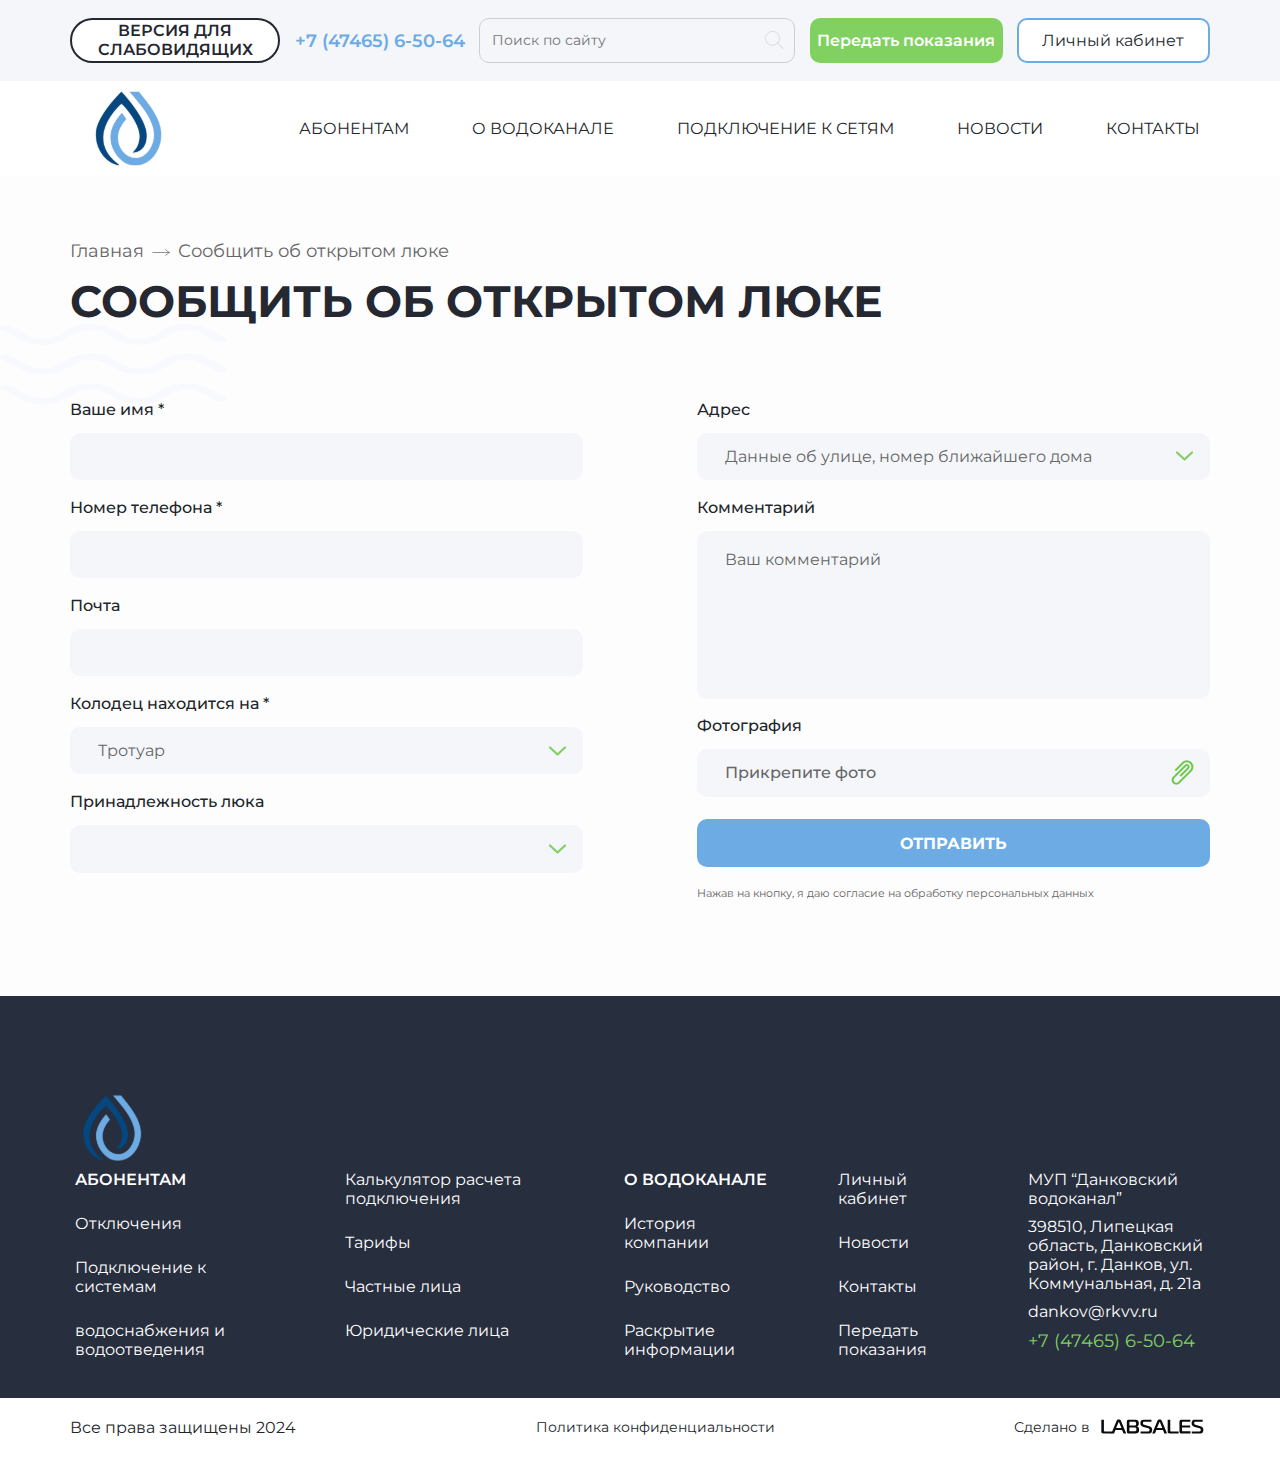
<file: report.html>
<!DOCTYPE html>
<html>
  <head>
    <meta charset="utf-8" />
    <meta http-equiv="X-UA-Compatible" content="IE=edge" />
    <title></title>
    <meta name="description" content="" />
    <meta name="viewport" content="width=device-width, initial-scale=1" />
    <link rel="preconnect" href="https://fonts.googleapis.com" />
    <link rel="preconnect" href="https://fonts.gstatic.com" crossorigin />
    <link
      href="https://fonts.googleapis.com/css2?family=Montserrat:ital,wght@0,100..900;1,100..900&display=swap"
      rel="stylesheet"
    />
    <link
      href="https://cdn.jsdelivr.net/npm/bootstrap@5.3.3/dist/css/bootstrap.min.css"
      rel="stylesheet"
    />
    <link rel="stylesheet" href="css/style.css" />
    <script
      defer
      src="https://cdn.jsdelivr.net/npm/bootstrap@5.3.3/dist/js/bootstrap.bundle.min.js"
      integrity="sha384-YvpcrYf0tY3lHB60NNkmXc5s9fDVZLESaAA55NDzOxhy9GkcIdslK1eN7N6jIeHz"
      crossorigin="anonymous"
    ></script>
  </head>
  <body>
    <div class="main-wrapper">
      <header>
        <div class="header">
          <div class="header-blocks container col-xl-12">
            <div class="header-block">
              <button class="version-site">ВЕРСИЯ ДЛЯ СЛАБОВИДЯЩИХ</button>
            </div>
            <div class="header-block">
              <div class="contact-number">
                <a href="#">+7 (47465) 6-50-64</a>
              </div>
              <form action="">
                <input
                  type="text"
                  class="search"
                  placeholder="Поиск по сайту"
                />
              </form>
            </div>
            <div class="header-block">
              <a href="indications.html"
                ><button
                  class="button btn-green"
                  style="margin-right: 1.8rem; font-weight: 600"
                >
                  Передать показания
                </button></a
              >
              <a href="#"
                ><button class="button btn-white" style="font-weight: 400">
                  Личный кабинет
                </button></a
              >
            </div>
          </div>
        </div>
        <div class="container col-xl-12 row">
          <div class="col-2">
            <div class="logo">
              <a href="#"><img src="img/logo.svg" /></a>
            </div>
          </div>
          <div class="col-10">
            <nav>
              <ul>
                <li class="dropdown-trigger">
                  АБОНЕНТАМ
                  <div class="dropdown-menu">
                    <span class="triangle"></span>
                    <ul class="dropdown-menu__box">
                      <li><a href="disconnection.html">Отключения</a></li>
                      <li>
                        <a href="calculator.html"
                          >Калькулятор расчета подключения</a
                        >
                      </li>
                      <li><a href="tarifs.html">Тарифы</a></li>
                      <li><a href="tarif.html"> Частные лица</a></li>
                      <li><a href="tarif.html">Юридические лица</a></li>
                    </ul>
                  </div>
                </li>
                <li class="dropdown-trigger">
                  О ВОДОКАНАЛЕ
                  <div class="dropdown-menu">
                    <span class="triangle"></span>
                    <ul class="dropdown-menu__box">
                      <li>История компании</li>
                      <li>Руководство</li>
                      <li>Раскрытие информации</li>
                    </ul>
                  </div>
                </li>
                <a href="connection.html"><li>ПОДКЛЮЧЕНИЕ К СЕТЯМ</li></a>
                <a href="news.html"><li>НОВОСТИ</li></a>
                <a href="contacts.html"><li>КОНТАКТЫ</li></a>
              </ul>
            </nav>
          </div>
        </div>
        <div class="mobile-block">
          <div class="mobile-header">
            <div class="mobile-logo">
              <img src="img/logo-mobile-header.png" />
            </div>
            <button class="mobile-button btn-green">Передать показания</button>
            <div class="mobile-btn__menu" id="js-trigger-mobile-menu">
              <img src="img/menu-mobile.png" />
              <img src="img/menu-mobile.png" />
              <img src="img/menu-mobile.png" />
            </div>
          </div>
          <div class="mobile-dropdown__menu" id="js-mobile-menu">
            <div class="mobile-menu__list">
              <nav>
                <ul>
                  <li
                    style="
                      font-weight: 600;
                      text-transform: uppercase;
                      margin-bottom: 18px;
                      font-size: 14px;
                    "
                  >
                    АБОНЕНТАМ
                  </li>
                  <a href="disconnection.html"><li>Отключения</li></a>
                  <a href="connection.html"
                    ><li style="width: 289px">
                      Подключение к системам водоснабжения и водоотведения
                    </li></a
                  >
                  <a href="calculator.html"
                    ><li>Калькулятор расчета подключения</li></a
                  >
                  <a href="tarifs.html"><li>Тарифы</li></a>
                  <a href="tarif.html"><li>Частные лица</li></a>
                  <a href="tarif.html"><li>Юридические лица</li></a>
                </ul>
                <ul>
                  <li
                    style="
                      font-weight: 600;
                      text-transform: uppercase;
                      margin-bottom: 18px;
                      font-size: 14px;
                      padding-top: 12px;
                    "
                  >
                    О ВОДОКАНАЛЕ
                  </li>
                  <a href="company.html"><li>История компании</li></a>
                  <a href="company.html"><li>Руководство</li></a>
                  <a href="information.html"><li>Раскрытие информации</li></a>
                  <a href="#"><li>Личный кабинет</li></a>
                  <a href="news.html"><li>Новости</li></a>
                  <a href="contacts.html"><li>Контакты</li></a>
                  <a href="indications.html"><li>Передать показания</li></a>
                </ul>
                <ul>
                  <a href="#"
                    ><li class="contact-number__mobile">
                      +7 (47465) 6-50-64
                    </li></a
                  >
                  <li style="font-size: 14px; padding-bottom: 20px">
                    Почта: <a href="#">dankov@rkvv.ru</a>
                  </li>
                  <li>МУП “Данковский водоканал”</li>
                  <li style="width: 282px">
                    398510, Липецкая область, Данковский район, г. Данков, ул.
                    Коммунальная, д. 21а
                  </li>
                  <li style="padding-top: 12px; color: #66666680">
                    Все права защищены 2024
                  </li>
                  <a href="#" style="color: #66666680"
                    ><li>Политика конфиденциальности</li></a
                  >
                </ul>
              </nav>
            </div>
            <div class="logo-author__mobile-menu">
              <p class="small-text" style="margin-right: 10px">Сделано в</p>
              <a href="#"><img src="img/copyright-w.svg" /></a>
            </div>
          </div>
        </div>
      </header>
      <main id="main">
        <section>
          <div
            class="wrapper-background"
            style="background: url(img/waves.svg) 0% 20% no-repeat, #fdfdfd"
          >
            <div class="container col-xl-12 report">
              <div class="breadcrumbs">
                <ul>
                  <li><a href="main.html">Главная</a></li>
                  <li><img src="img/arrow-br.svg" /></li>
                  <li><a href="#">Сообщить об открытом люке</a></li>
                </ul>
              </div>
              <h1
                class="tittle-section"
                style="color: #252830; text-transform: uppercase"
              >
                СООБЩИТЬ ОБ ОТКРЫТОМ ЛЮКЕ
              </h1>
              <div class="report-blocks">
                <form id="report-form" class="form-blocks">
                  <div class="form-block">
                    <div class="form-input">
                      <p>Ваше имя *</p>
                      <input type="text" name="name" required class="req" />
                    </div>
                    <div class="form-input">
                      <p>Номер телефона *</p>
                      <input
                        type="tel"
                        name="tel"
                        required
                        class="req js-tel-input"
                      />
                    </div>
                    <div class="form-input">
                      <p>Почта</p>
                      <input type="text" name="email" />
                    </div>
                    <div class="form-input">
                      <p>Колодец находится на *</p>
                      <input
                        type="text"
                        name="place"
                        list="place"
                        style="
                          background: url('img/arrow-input.svg') 97% / 21px 10px
                              no-repeat,
                            #f4f6fa;
                          padding-left: 2rem;
                        "
                        placeholder="Тротуар"
                        required
                        class="req"
                      />
                      <datalist id="place">
                        <option value="Улица1"></option>
                        <option value="Улица1"></option>
                        <option value="Улица1"></option>
                        <option value="Улица1"></option>
                        <option value="Улица1"></option>
                      </datalist>
                    </div>
                    <div class="form-input">
                      <p>Принадлежность люка</p>
                      <input
                        type="text"
                        name="affiliation"
                        list="affiliation"
                        style="
                          background: url('img/arrow-input.svg') 97% / 21px 10px
                              no-repeat,
                            #f4f6fa;
                          padding-left: 2rem;
                        "
                      />
                      <datalist id="affiliation">
                        <option value="Улица1"></option>
                        <option value="Улица1"></option>
                        <option value="Улица1"></option>
                        <option value="Улица1"></option>
                        <option value="Улица1"></option>
                      </datalist>
                    </div>
                  </div>
                  <div class="form-block">
                    <div class="form-input">
                      <p>Адрес</p>
                      <input
                        type="text"
                        name="street"
                        list="street"
                        placeholder="Данные об улице, номер ближайшего дома"
                        style="
                          background: url('img/arrow-input.svg') 97% / 21px 10px
                              no-repeat,
                            #f4f6fa;
                          padding-left: 2rem;
                        "
                      />
                      <datalist id="street">
                        <option value="Улица1"></option>
                        <option value="Улица1"></option>
                        <option value="Улица1"></option>
                        <option value="Улица1"></option>
                        <option value="Улица1"></option>
                      </datalist>
                    </div>
                    <div class="form-input">
                      <p>Комментарий</p>
                      <input
                        type="textarea"
                        name="message"
                        placeholder="Ваш комментарий"
                        style="
                          height: 12rem;
                          padding-left: 2rem;
                          padding-bottom: 8rem;
                        "
                      />
                    </div>
                    <div class="form-input">
                      <p>Фотография</p>
                      <label>
                        <span
                          class="input-file__block"
                          style="
                            background: url('img/input-file.svg') 97% no-repeat,
                              #f4f6fa;
                          "
                          >Прикрепите фото</span
                        >
                        <input type="file" hidden multiple />
                      </label>
                    </div>
                    <div class="form-btn">
                      <button
                        class="btn-blue js-btn-modal-application"
                        type="submit"
                        style="height: 3.4rem"
                      >
                        ОТПРАВИТЬ
                      </button>
                      <span class="agreement"
                        >Нажав на кнопку, я даю согласие на обработку
                        персональных данных</span
                      >
                    </div>
                  </div>
                </form>
              </div>
            </div>
          </div>
        </section>
      </main>
      <footer id="footer">
        <div class="footer-block">
          <div class="container col-xl-12">
            <div class="footer-logo">
              <a href="#">
                <img src="img/footer-logo.svg" />
              </a>
              <div class="mobile-footer-contacts">
                <ul>
                  <a href="#"
                    ><li
                      class="contact-number__mobile"
                      style="font-size: 16px; margin-bottom: 15px"
                    >
                      +7 (47465) 6-50-64
                    </li></a
                  >
                  <li style="font-size: 14px; color: white">
                    Почта: <a href="#">dankov@rkvv.ru</a>
                  </li>
                </ul>
              </div>
            </div>
            <div class="footer-elements">
              <div class="footer-element">
                <ul>
                  <li class="footer-list__tittle">АБОНЕНТАМ</li>
                  <li><a href="disconnection.html">Отключения</a></li>
                  <li><a href="connection.html">Подключение к системам</a></li>
                  <li>
                    <a href="connection.html">водоснабжения и водоотведения</a>
                  </li>
                </ul>
              </div>
              <div class="footer-element">
                <ul>
                  <li>
                    <a href="calculator.html"
                      >Калькулятор расчета подключения</a
                    >
                  </li>
                  <li><a href="tarifs.html">Тарифы</a></li>
                  <li><a href="tarif.html">Частные лица</a></li>
                  <li><a href="tarifs.html">Юридические лица</a></li>
                </ul>
              </div>
              <div class="footer-element">
                <ul>
                  <li class="footer-list__tittle">О ВОДОКАНАЛЕ</li>
                  <li><a href="company.html">История компании</a></li>
                  <li><a href="company.html">Руководство</a></li>
                  <li><a href="information.html">Раскрытие информации</a></li>
                </ul>
              </div>
              <div class="footer-element">
                <ul>
                  <li><a href="#">Личный кабинет</a></li>
                  <li><a href="news.html">Новости</a></li>
                  <li><a href="contacts.html">Контакты</a></li>
                  <li><a href="indications.html">Передать показания</a></li>
                </ul>
              </div>
              <div class="footer-element__contacts">
                <ul>
                  <li><a href="#">МУП “Данковский водоканал”</a></li>
                  <li>
                    <a href="#"
                      >398510, Липецкая область, Данковский район, г. Данков,
                      ул. Коммунальная, д. 21а</a
                    >
                  </li>
                  <li class="footer-mail"><a href="#">dankov@rkvv.ru</a></li>
                  <li class="footer-contact-number">
                    <a href="#">+7 (47465) 6-50-64</a>
                  </li>
                  <li class="mobile-footer__el">Все права защищены 2024</li>
                  <li class="mobile-footer__el">
                    <a href="#">Политика конфиденциальности</a>
                  </li>
                </ul>
              </div>
            </div>
          </div>
        </div>
        <div class="container col-xl-12">
          <div class="footer-block__author">
            <div class="copyrights mobile-copyrights">
              Все права защищены 2024
            </div>
            <div class="small-text mobile-political">
              <a href="#">Политика конфиденциальности</a>
            </div>
            <div class="logo-author">
              <p class="small-text">Сделано в</p>
              <a href="#"><img src="img/copyright-w.svg" /></a>
            </div>
          </div>
        </div>
        <div id="js-modal_application" class="modal fade">
          <div class="modal-dialog modal-dialog-centered md-notification">
            <div class="modal-content">
              <div class="modal-body">
                <div class="modal-notification__text">
                  <h2>Заявка успешно отправлена!</h2>
                </div>
              </div>
            </div>
          </div>
        </div>
      </footer>
    </div>
  </body>
  <script src="js/style.js"></script>
</html>
</file>
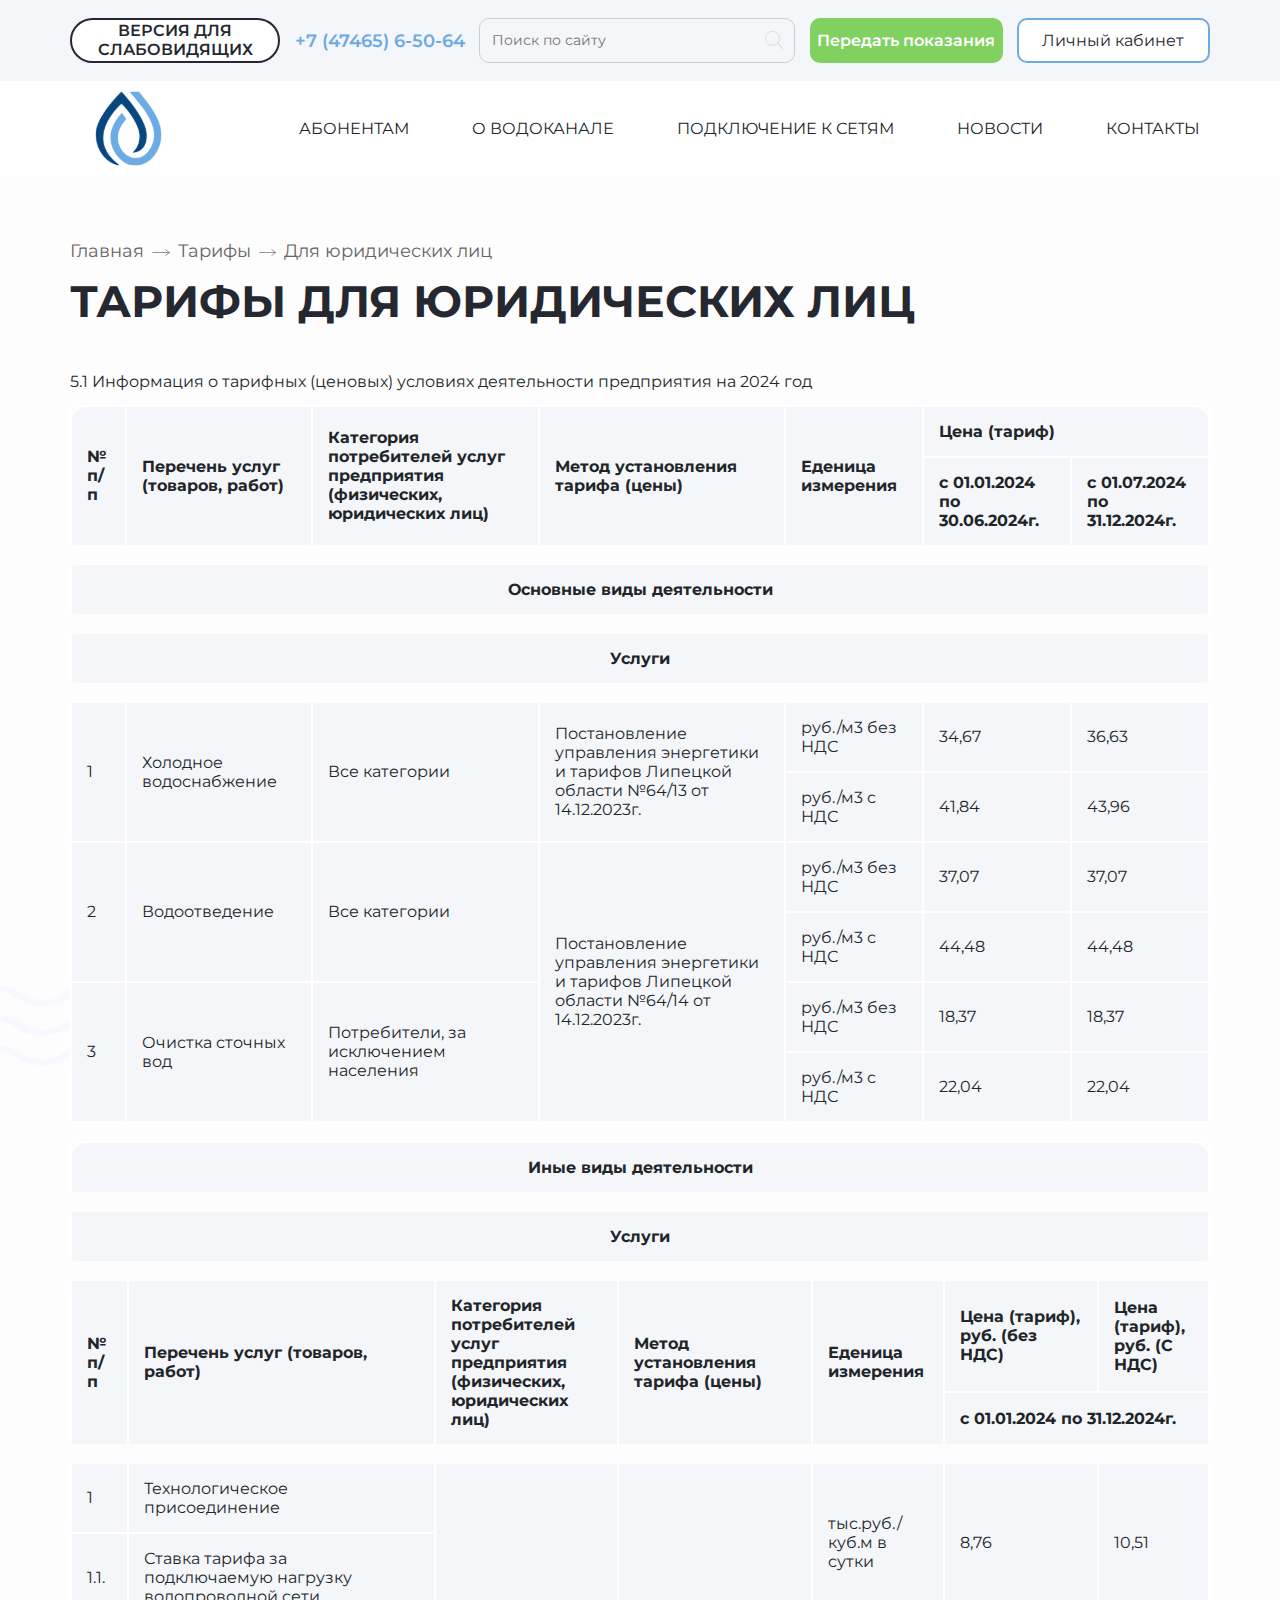
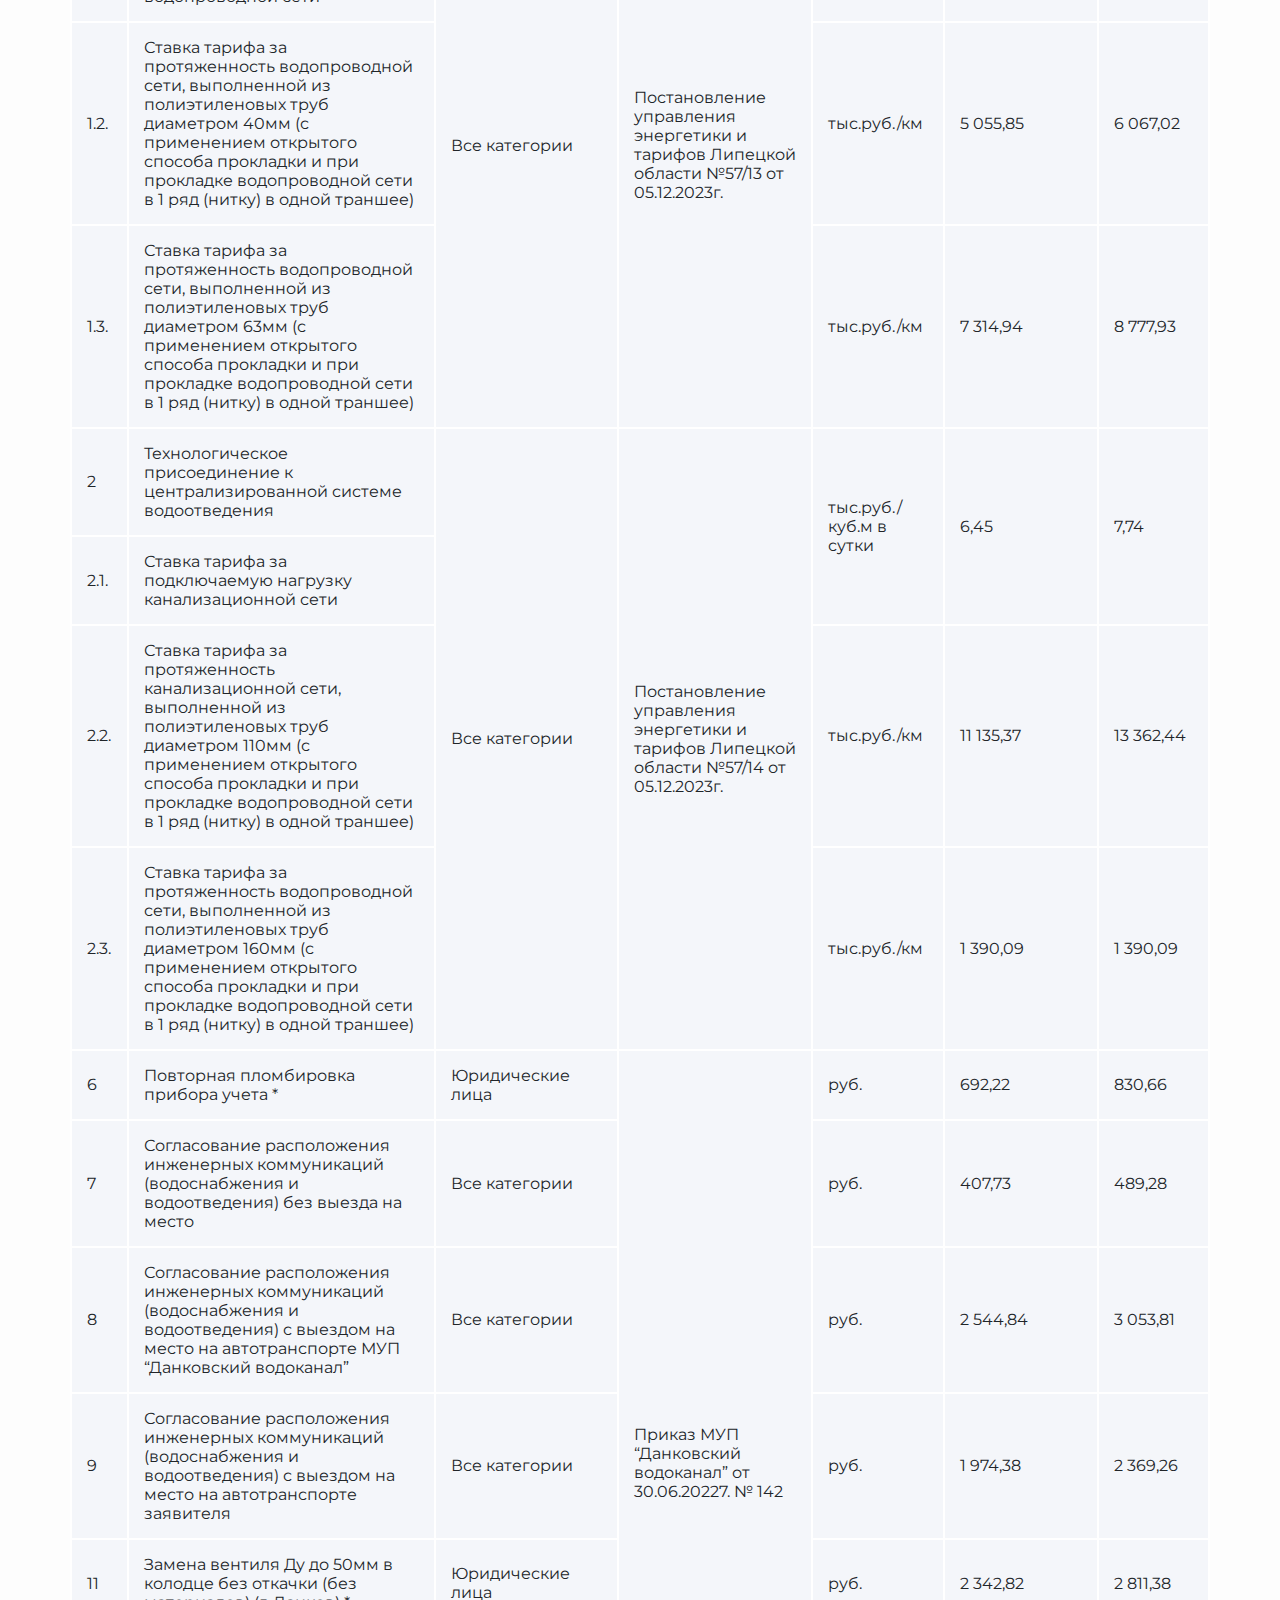
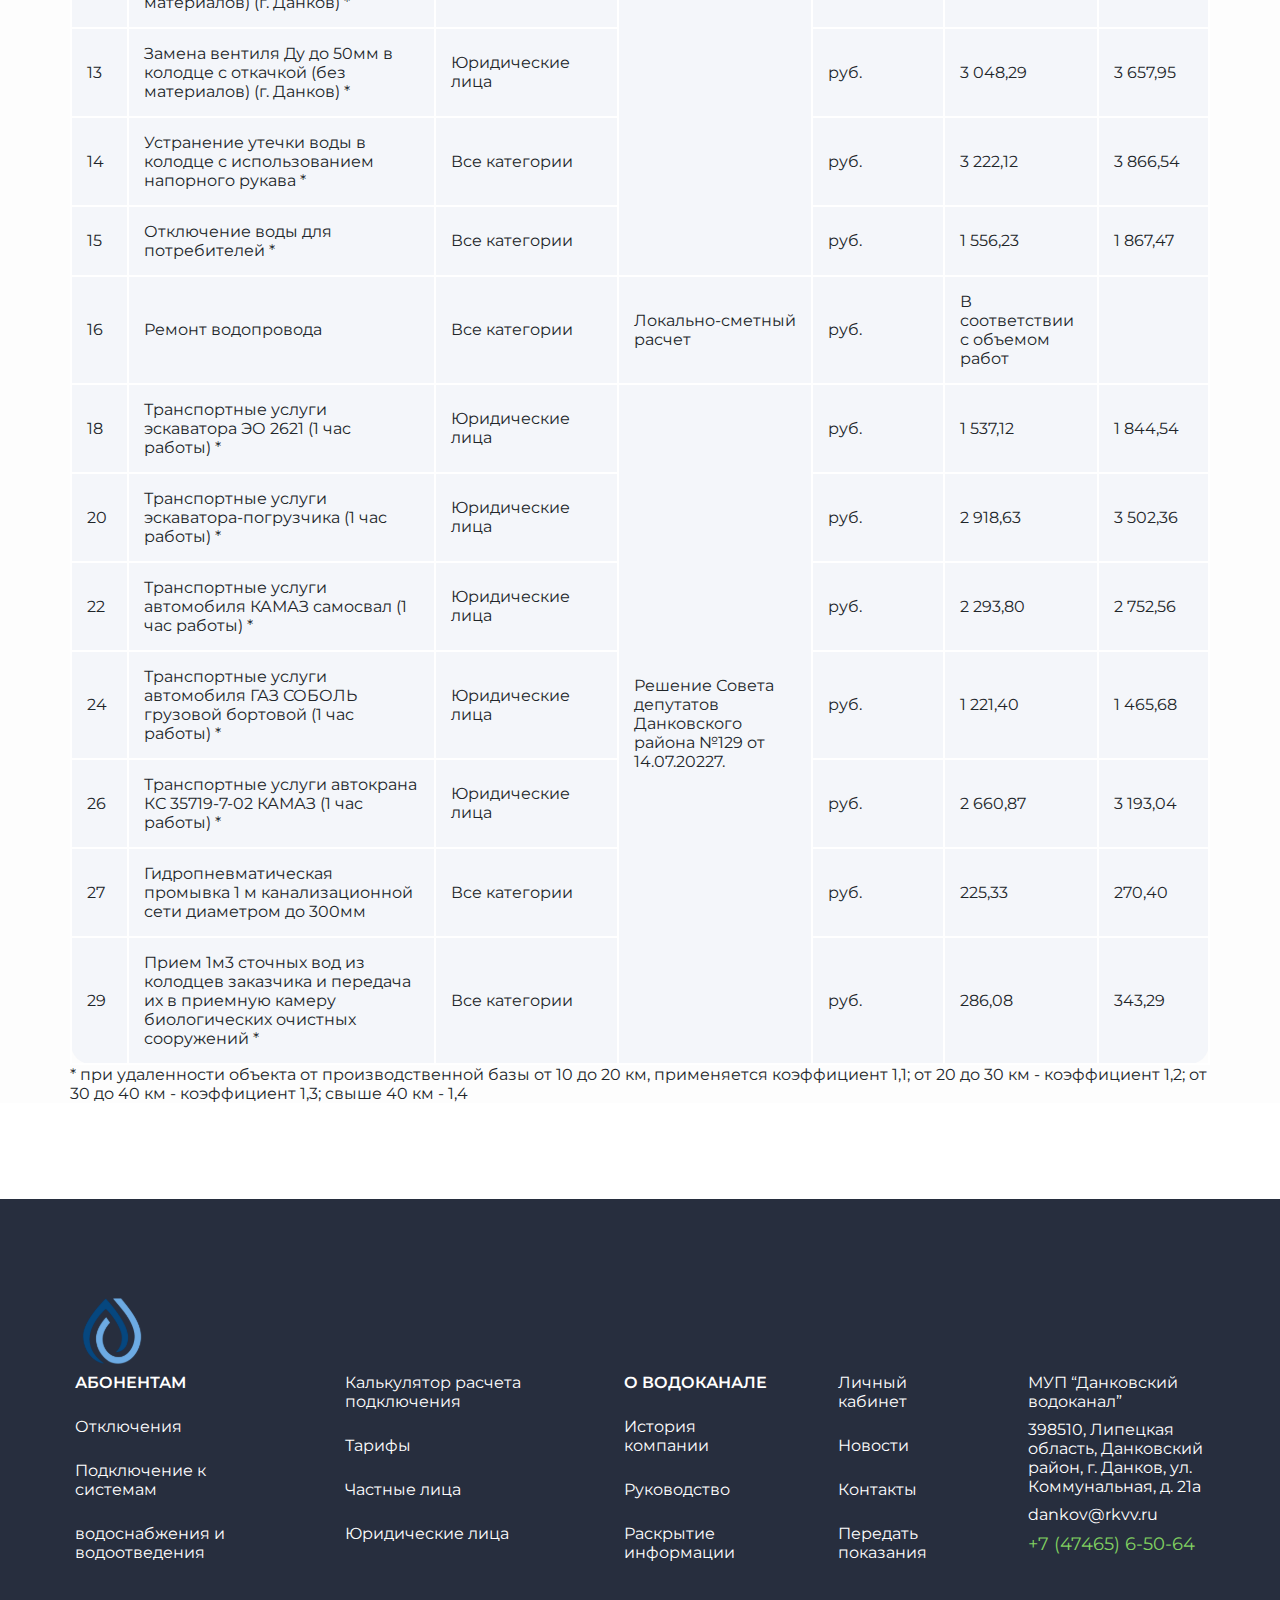
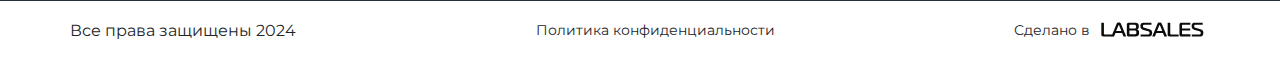
<file: tarif.html>
<!DOCTYPE html>
<html>
  <head>
    <meta charset="utf-8" />
    <meta http-equiv="X-UA-Compatible" content="IE=edge" />
    <title></title>
    <meta name="description" content="" />
    <meta name="viewport" content="width=device-width, initial-scale=1" />
    <link rel="preconnect" href="https://fonts.googleapis.com" />
    <link rel="preconnect" href="https://fonts.gstatic.com" crossorigin />
    <link
      href="https://fonts.googleapis.com/css2?family=Montserrat:ital,wght@0,100..900;1,100..900&display=swap"
      rel="stylesheet"
    />
    <link
      href="https://cdn.jsdelivr.net/npm/bootstrap@5.3.3/dist/css/bootstrap.min.css"
      rel="stylesheet"
    />
    <link rel="stylesheet" href="css/style.css" />
    <script
      defer
      src="https://cdn.jsdelivr.net/npm/bootstrap@5.3.3/dist/js/bootstrap.bundle.min.js"
      integrity="sha384-YvpcrYf0tY3lHB60NNkmXc5s9fDVZLESaAA55NDzOxhy9GkcIdslK1eN7N6jIeHz"
      crossorigin="anonymous"
    ></script>
  </head>
  <body>
    <div class="main-wrapper">
      <header>
        <div class="header">
          <div class="header-blocks container col-xl-12">
            <div class="header-block">
              <button class="version-site">ВЕРСИЯ ДЛЯ СЛАБОВИДЯЩИХ</button>
            </div>
            <div class="header-block">
              <div class="contact-number">
                <a href="#">+7 (47465) 6-50-64</a>
              </div>
              <form action="">
                <input
                  type="text"
                  class="search"
                  placeholder="Поиск по сайту"
                />
              </form>
            </div>
            <div class="header-block">
              <a href="indications.html"
                ><button
                  class="button btn-green"
                  style="margin-right: 1.8rem; font-weight: 600"
                >
                  Передать показания
                </button></a
              >
              <a href="#"
                ><button class="button btn-white" style="font-weight: 400">
                  Личный кабинет
                </button></a
              >
            </div>
          </div>
        </div>
        <div class="container col-xl-12 row">
          <div class="col-2">
            <div class="logo">
              <a href="#"><img src="img/logo.svg" /></a>
            </div>
          </div>
          <div class="col-10">
            <nav>
              <ul>
                <li class="dropdown-trigger">
                  АБОНЕНТАМ
                  <div class="dropdown-menu">
                    <span class="triangle"></span>
                    <ul class="dropdown-menu__box">
                      <li><a href="disconnection.html">Отключения</a></li>
                      <li>
                        <a href="calculator.html"
                          >Калькулятор расчета подключения</a
                        >
                      </li>
                      <li><a href="tarifs.html">Тарифы</a></li>
                      <li><a href="tarif.html"> Частные лица</a></li>
                      <li><a href="tarif.html">Юридические лица</a></li>
                    </ul>
                  </div>
                </li>
                <li class="dropdown-trigger">
                  О ВОДОКАНАЛЕ
                  <div class="dropdown-menu">
                    <span class="triangle"></span>
                    <ul class="dropdown-menu__box">
                      <li>История компании</li>
                      <li>Руководство</li>
                      <li>Раскрытие информации</li>
                    </ul>
                  </div>
                </li>
                <a href="connection.html"><li>ПОДКЛЮЧЕНИЕ К СЕТЯМ</li></a>
                <a href="news.html"><li>НОВОСТИ</li></a>
                <a href="contacts.html"><li>КОНТАКТЫ</li></a>
              </ul>
            </nav>
          </div>
        </div>
        <div class="mobile-block">
          <div class="mobile-header">
            <div class="mobile-logo">
              <img src="img/logo-mobile-header.png" />
            </div>
            <button class="mobile-button btn-green">Передать показания</button>
            <div class="mobile-btn__menu" id="js-trigger-mobile-menu">
              <img src="img/menu-mobile.png" />
              <img src="img/menu-mobile.png" />
              <img src="img/menu-mobile.png" />
            </div>
          </div>
          <div class="mobile-dropdown__menu" id="js-mobile-menu">
            <div class="mobile-menu__list">
              <nav>
                <ul>
                  <li
                    style="
                      font-weight: 600;
                      text-transform: uppercase;
                      margin-bottom: 18px;
                      font-size: 14px;
                    "
                  >
                    АБОНЕНТАМ
                  </li>
                  <a href="disconnection.html"><li>Отключения</li></a>
                  <a href="connection.html"
                    ><li style="width: 289px">
                      Подключение к системам водоснабжения и водоотведения
                    </li></a
                  >
                  <a href="calculator.html"
                    ><li>Калькулятор расчета подключения</li></a
                  >
                  <a href="tarifs.html"><li>Тарифы</li></a>
                  <a href="tarif.html"><li>Частные лица</li></a>
                  <a href="tarif.html"><li>Юридические лица</li></a>
                </ul>
                <ul>
                  <li
                    style="
                      font-weight: 600;
                      text-transform: uppercase;
                      margin-bottom: 18px;
                      font-size: 14px;
                      padding-top: 12px;
                    "
                  >
                    О ВОДОКАНАЛЕ
                  </li>
                  <a href="company.html"><li>История компании</li></a>
                  <a href="company.html"><li>Руководство</li></a>
                  <a href="information.html"><li>Раскрытие информации</li></a>
                  <a href="#"><li>Личный кабинет</li></a>
                  <a href="news.html"><li>Новости</li></a>
                  <a href="contacts.html"><li>Контакты</li></a>
                  <a href="indications.html"><li>Передать показания</li></a>
                </ul>
                <ul>
                  <a href="#"
                    ><li class="contact-number__mobile">
                      +7 (47465) 6-50-64
                    </li></a
                  >
                  <li style="font-size: 14px; padding-bottom: 20px">
                    Почта: <a href="#">dankov@rkvv.ru</a>
                  </li>
                  <li>МУП “Данковский водоканал”</li>
                  <li style="width: 282px">
                    398510, Липецкая область, Данковский район, г. Данков, ул.
                    Коммунальная, д. 21а
                  </li>
                  <li style="padding-top: 12px; color: #66666680">
                    Все права защищены 2024
                  </li>
                  <a href="#" style="color: #66666680"
                    ><li>Политика конфиденциальности</li></a
                  >
                </ul>
              </nav>
            </div>
            <div class="logo-author__mobile-menu">
              <p class="small-text" style="margin-right: 10px">Сделано в</p>
              <a href="#"><img src="img/copyright-w.svg" /></a>
            </div>
          </div>
        </div>
      </header>
      <main id="main">
        <section>
          <div
            class="wrapper-background"
            style="background: url(img/waves.svg) 0% 20% no-repeat, #fdfdfd"
          >
            <div class="container col-xl-12 tarif">
              <div class="breadcrumbs">
                <ul>
                  <li><a href="main.html">Главная</a></li>
                  <li><img src="img/arrow-br.svg" /></li>
                  <li><a href="tarifs.html">Тарифы</a></li>
                  <li><img src="img/arrow-br.svg" /></li>
                  <li><a href="#">Для юридических лиц</a></li>
                </ul>
              </div>
              <h1
                class="tittle-section"
                style="color: #252830; text-transform: uppercase"
              >
                ТАРИФЫ ДЛЯ ЮРИДИЧЕСКИХ ЛИЦ
              </h1>
              <div class="tarif-table">
                <p>
                  5.1 Информация о тарифных (ценовых) условиях деятельности
                  предприятия на 2024 год
                </p>
                <table class="table-radius">
                  <thead>
                    <tr>
                      <th
                        rowspan="2"
                        style="
                          border-top-left-radius: 20px;
                          border-bottom-left-radius: 20px;
                        "
                      >
                        № п/п
                      </th>
                      <th rowspan="2">Перечень услуг (товаров, работ)</th>
                      <th rowspan="2">
                        Категория потребителей услуг предприятия (физических,
                        юридических лиц)
                      </th>
                      <th rowspan="2">Метод установления тарифа (цены)</th>
                      <th rowspan="2">Еденица измерения</th>
                      <th colspan="2" style="border-top-right-radius: 20px">
                        Цена (тариф)
                      </th>
                    </tr>
                    <tr style="border-bottom: 20px solid #fdfdfd">
                      <th colspan="0.5">с 01.01.2024 по 30.06.2024г.</th>
                      <th
                        colspan="0.5"
                        style="border-bottom-right-radius: 20px"
                      >
                        с 01.07.2024 по 31.12.2024г.
                      </th>
                    </tr>
                    <tr style="border-bottom: 20px solid #fdfdfd">
                      <th
                        colspan="7"
                        style="border-radius: 20px; text-align: center"
                      >
                        Основные виды деятельности
                      </th>
                    </tr>
                    <tr style="border-bottom: 20px solid #fdfdfd">
                      <th
                        colspan="7"
                        style="border-radius: 20px; text-align: center"
                      >
                        Услуги
                      </th>
                    </tr>
                  </thead>
                  <tbody>
                    <tr>
                      <td rowspan="2">1</td>
                      <td rowspan="2">Холодное водоснабжение</td>
                      <td rowspan="2">Все категории</td>
                      <td rowspan="2">
                        Постановление управления энергетики и тарифов Липецкой
                        области №64/13 от 14.12.2023г.
                      </td>
                      <td>руб./м3 без НДС</td>
                      <td colspan="0.5">34,67</td>
                      <td colspan="0.5">36,63</td>
                    </tr>
                    <tr>
                      <td>руб./м3 с НДС</td>
                      <td colspan="0.5">41,84</td>
                      <td colspan="0.5">43,96</td>
                    </tr>
                    <tr>
                      <td rowspan="2">2</td>
                      <td rowspan="2">Водоотведение</td>
                      <td rowspan="2">Все категории</td>
                      <td rowspan="4">
                        Постановление управления энергетики и тарифов Липецкой
                        области №64/14 от 14.12.2023г.
                      </td>
                      <td>руб./м3 без НДС</td>
                      <td colspan="0.5">37,07</td>
                      <td colspan="0.5">37,07</td>
                    </tr>
                    <tr>
                      <td>руб./м3 с НДС</td>
                      <td colspan="0.5">44,48</td>
                      <td colspan="0.5">44,48</td>
                    </tr>
                    <tr>
                      <td rowspan="2">3</td>
                      <td rowspan="2">Очистка сточных вод</td>
                      <td rowspan="2">Потребители, за исключением населения</td>
                      <td>руб./м3 без НДС</td>
                      <td colspan="0.5">18,37</td>
                      <td colspan="0.5">18,37</td>
                    </tr>
                    <tr style="border-bottom: 20px solid #fdfdfd">
                      <td>руб./м3 с НДС</td>
                      <td colspan="0.5">22,04</td>
                      <td colspan="0.5">22,04</td>
                    </tr>
                  </tbody>
                </table>
                <table>
                  <thead>
                    <tr style="border-bottom: 20px solid #fdfdfd">
                      <th
                        colspan="7"
                        style="border-radius: 20px; text-align: center"
                      >
                        Иные виды деятельности
                      </th>
                    </tr>
                    <tr style="border-bottom: 20px solid #fdfdfd">
                      <th
                        colspan="7"
                        style="border-radius: 20px; text-align: center"
                      >
                        Услуги
                      </th>
                    </tr>
                    <tr>
                      <th rowspan="2">№ п/п</th>
                      <th rowspan="2">Перечень услуг (товаров, работ)</th>
                      <th rowspan="2">
                        Категория потребителей услуг предприятия (физических,
                        юридических лиц)
                      </th>
                      <th rowspan="2">Метод установления тарифа (цены)</th>
                      <th rowspan="2">Еденица измерения</th>
                      <th>Цена (тариф), руб. (без НДС)</th>
                      <th>Цена (тариф), руб. (С НДС)</th>
                    </tr>
                    <tr style="border-bottom: 20px solid #fdfdfd">
                      <th colspan="2">с 01.01.2024 по 31.12.2024г.</th>
                    </tr>
                  </thead>
                  <tbody>
                    <tr>
                      <td>1</td>
                      <td>Технологическое присоединение</td>
                      <td rowspan="4">Все категории</td>
                      <td rowspan="4">
                        Постановление управления энергетики и тарифов Липецкой
                        области №57/13 от 05.12.2023г.
                      </td>
                      <td rowspan="2">тыс.руб./куб.м в сутки</td>
                      <td rowspan="2">8,76</td>
                      <td rowspan="2">10,51</td>
                    </tr>
                    <tr>
                      <td>1.1.</td>
                      <td>
                        Ставка тарифа за подключаемую нагрузку водопроводной
                        сети
                      </td>
                    </tr>
                    <tr>
                      <td>1.2.</td>
                      <td>
                        Ставка тарифа за протяженность водопроводной сети,
                        выполненной из полиэтиленовых труб диаметром 40мм (с
                        применением открытого способа прокладки и при прокладке
                        водопроводной сети в 1 ряд (нитку) в одной траншее)
                      </td>
                      <td>тыс.руб./км</td>
                      <td>5 055,85</td>
                      <td>6 067,02</td>
                    </tr>
                    <tr>
                      <td>1.3.</td>
                      <td>
                        Ставка тарифа за протяженность водопроводной сети,
                        выполненной из полиэтиленовых труб диаметром 63мм (с
                        применением открытого способа прокладки и при прокладке
                        водопроводной сети в 1 ряд (нитку) в одной траншее)
                      </td>
                      <td>тыс.руб./км</td>
                      <td>7 314,94</td>
                      <td>8 777,93</td>
                    </tr>
                    <tr>
                      <td>2</td>
                      <td>
                        Технологическое присоединение к централизированной
                        системе водоотведения
                      </td>
                      <td rowspan="4">Все категории</td>
                      <td rowspan="4">
                        Постановление управления энергетики и тарифов Липецкой
                        области №57/14 от 05.12.2023г.
                      </td>
                      <td rowspan="2">тыс.руб./куб.м в сутки</td>
                      <td rowspan="2">6,45</td>
                      <td rowspan="2">7,74</td>
                    </tr>
                    <tr>
                      <td>2.1.</td>
                      <td>
                        Ставка тарифа за подключаемую нагрузку канализационной
                        сети
                      </td>
                    </tr>
                    <tr>
                      <td>2.2.</td>
                      <td>
                        Ставка тарифа за протяженность канализационной сети,
                        выполненной из полиэтиленовых труб диаметром 110мм (с
                        применением открытого способа прокладки и при прокладке
                        водопроводной сети в 1 ряд (нитку) в одной траншее)
                      </td>
                      <td>тыс.руб./км</td>
                      <td>11 135,37</td>
                      <td>13 362,44</td>
                    </tr>
                    <tr>
                      <td>2.3.</td>
                      <td>
                        Ставка тарифа за протяженность водопроводной сети,
                        выполненной из полиэтиленовых труб диаметром 160мм (с
                        применением открытого способа прокладки и при прокладке
                        водопроводной сети в 1 ряд (нитку) в одной траншее)
                      </td>
                      <td>тыс.руб./км</td>
                      <td>1 390,09</td>
                      <td>1 390,09</td>
                    </tr>
                    <tr>
                      <td>6</td>
                      <td>Повторная пломбировка прибора учета *</td>
                      <td>Юридические лица</td>
                      <td rowspan="8">
                        Приказ МУП “Данковский водоканал” от 30.06.20227. № 142
                      </td>
                      <td>руб.</td>
                      <td>692,22</td>
                      <td>830,66</td>
                    </tr>
                    <tr>
                      <td>7</td>
                      <td>
                        Согласование расположения инженерных коммуникаций
                        (водоснабжения и водоотведения) без выезда на место
                      </td>
                      <td>Все категории</td>
                      <td>руб.</td>
                      <td>407,73</td>
                      <td>489,28</td>
                    </tr>
                    <tr>
                      <td>8</td>
                      <td>
                        Согласование расположения инженерных коммуникаций
                        (водоснабжения и водоотведения) с выездом на место на
                        автотранспорте МУП “Данковский водоканал”
                      </td>
                      <td>Все категории</td>
                      <td>руб.</td>
                      <td>2 544,84</td>
                      <td>3 053,81</td>
                    </tr>
                    <tr>
                      <td>9</td>
                      <td>
                        Согласование расположения инженерных коммуникаций
                        (водоснабжения и водоотведения) с выездом на место на
                        автотранспорте заявителя
                      </td>
                      <td>Все категории</td>
                      <td>руб.</td>
                      <td>1 974,38</td>
                      <td>2 369,26</td>
                    </tr>
                    <tr>
                      <td>11</td>
                      <td>
                        Замена вентиля Ду до 50мм в колодце без откачки (без
                        материалов) (г. Данков) *
                      </td>
                      <td>Юридические лица</td>
                      <td>руб.</td>
                      <td>2 342,82</td>
                      <td>2 811,38</td>
                    </tr>
                    <tr>
                      <td>13</td>
                      <td>
                        Замена вентиля Ду до 50мм в колодце с откачкой (без
                        материалов) (г. Данков) *
                      </td>
                      <td>Юридические лица</td>
                      <td>руб.</td>
                      <td>3 048,29</td>
                      <td>3 657,95</td>
                    </tr>
                    <tr>
                      <td>14</td>
                      <td>
                        Устранение утечки воды в колодце с использованием
                        напорного рукава *
                      </td>
                      <td>Все категории</td>
                      <td>руб.</td>
                      <td>3 222,12</td>
                      <td>3 866,54</td>
                    </tr>
                    <tr>
                      <td>15</td>
                      <td>Отключение воды для потребителей *</td>
                      <td>Все категории</td>
                      <td>руб.</td>
                      <td>1 556,23</td>
                      <td>1 867,47</td>
                    </tr>
                    <tr>
                      <td>16</td>
                      <td>Ремонт водопровода</td>
                      <td>Все категории</td>
                      <td>Локально-сметный расчет</td>
                      <td>руб.</td>
                      <td>В соответствии с объемом работ</td>
                      <td></td>
                    </tr>
                    <tr>
                      <td>18</td>
                      <td>
                        Транспортные услуги эскаватора ЭО 2621 (1 час работы) *
                      </td>
                      <td>Юридические лица</td>
                      <td rowspan="7">
                        Решение Совета депутатов Данковского района №129 от
                        14.07.20227.
                      </td>
                      <td>руб.</td>
                      <td>1 537,12</td>
                      <td>1 844,54</td>
                    </tr>
                    <tr>
                      <td>20</td>
                      <td>
                        Транспортные услуги эскаватора-погрузчика (1 час работы)
                        *
                      </td>
                      <td>Юридические лица</td>
                      <td>руб.</td>
                      <td>2 918,63</td>
                      <td>3 502,36</td>
                    </tr>
                    <tr>
                      <td>22</td>
                      <td>
                        Транспортные услуги автомобиля КАМАЗ самосвал (1 час
                        работы) *
                      </td>
                      <td>Юридические лица</td>
                      <td>руб.</td>
                      <td>2 293,80</td>
                      <td>2 752,56</td>
                    </tr>
                    <tr>
                      <td>24</td>
                      <td>
                        Транспортные услуги автомобиля ГАЗ СОБОЛЬ грузовой
                        бортовой (1 час работы) *
                      </td>
                      <td>Юридические лица</td>
                      <td>руб.</td>
                      <td>1 221,40</td>
                      <td>1 465,68</td>
                    </tr>
                    <tr>
                      <td>26</td>
                      <td>
                        Транспортные услуги автокрана КС 35719-7-02 КАМАЗ (1 час
                        работы) *
                      </td>
                      <td>Юридические лица</td>
                      <td>руб.</td>
                      <td>2 660,87</td>
                      <td>3 193,04</td>
                    </tr>
                    <tr>
                      <td>27</td>
                      <td>
                        Гидропневматическая промывка 1 м канализационной сети
                        диаметром до 300мм
                      </td>
                      <td>Все категории</td>
                      <td>руб.</td>
                      <td>225,33</td>
                      <td>270,40</td>
                    </tr>
                    <tr>
                      <td style="border-bottom-left-radius: 20px">29</td>
                      <td>
                        Прием 1м3 сточных вод из колодцев заказчика и передача
                        их в приемную камеру биологических очистных сооружений *
                      </td>
                      <td>Все категории</td>
                      <td>руб.</td>
                      <td>286,08</td>
                      <td style="border-bottom-right-radius: 20px">343,29</td>
                    </tr>
                  </tbody>
                </table>
                <span
                  >* при удаленности объекта от производственной базы от 10 до
                  20 км, применяется коэффициент 1,1; от 20 до 30 км -
                  коэффициент 1,2; от 30 до 40 км - коэффициент 1,3; свыше 40 км
                  - 1,4</span
                >
              </div>
            </div>
          </div>
        </section>
      </main>
      <footer id="footer">
        <div class="footer-block">
          <div class="container col-xl-12">
            <div class="footer-logo">
              <a href="#">
                <img src="img/footer-logo.svg" />
              </a>
              <div class="mobile-footer-contacts">
                <ul>
                  <a href="#"
                    ><li
                      class="contact-number__mobile"
                      style="font-size: 16px; margin-bottom: 15px"
                    >
                      +7 (47465) 6-50-64
                    </li></a
                  >
                  <li style="font-size: 14px; color: white">
                    Почта: <a href="#">dankov@rkvv.ru</a>
                  </li>
                </ul>
              </div>
            </div>
            <div class="footer-elements">
              <div class="footer-element">
                <ul>
                  <li class="footer-list__tittle">АБОНЕНТАМ</li>
                  <li><a href="disconnection.html">Отключения</a></li>
                  <li><a href="connection.html">Подключение к системам</a></li>
                  <li>
                    <a href="connection.html">водоснабжения и водоотведения</a>
                  </li>
                </ul>
              </div>
              <div class="footer-element">
                <ul>
                  <li>
                    <a href="calculator.html"
                      >Калькулятор расчета подключения</a
                    >
                  </li>
                  <li><a href="tarifs.html">Тарифы</a></li>
                  <li><a href="tarif.html">Частные лица</a></li>
                  <li><a href="tarifs.html">Юридические лица</a></li>
                </ul>
              </div>
              <div class="footer-element">
                <ul>
                  <li class="footer-list__tittle">О ВОДОКАНАЛЕ</li>
                  <li><a href="company.html">История компании</a></li>
                  <li><a href="company.html">Руководство</a></li>
                  <li><a href="information.html">Раскрытие информации</a></li>
                </ul>
              </div>
              <div class="footer-element">
                <ul>
                  <li><a href="#">Личный кабинет</a></li>
                  <li><a href="news.html">Новости</a></li>
                  <li><a href="contacts.html">Контакты</a></li>
                  <li><a href="indications.html">Передать показания</a></li>
                </ul>
              </div>
              <div class="footer-element__contacts">
                <ul>
                  <li><a href="#">МУП “Данковский водоканал”</a></li>
                  <li>
                    <a href="#"
                      >398510, Липецкая область, Данковский район, г. Данков,
                      ул. Коммунальная, д. 21а</a
                    >
                  </li>
                  <li class="footer-mail"><a href="#">dankov@rkvv.ru</a></li>
                  <li class="footer-contact-number">
                    <a href="#">+7 (47465) 6-50-64</a>
                  </li>
                  <li class="mobile-footer__el">Все права защищены 2024</li>
                  <li class="mobile-footer__el">
                    <a href="#">Политика конфиденциальности</a>
                  </li>
                </ul>
              </div>
            </div>
          </div>
        </div>
        <div class="container col-xl-12">
          <div class="footer-block__author">
            <div class="copyrights mobile-copyrights">
              Все права защищены 2024
            </div>
            <div class="small-text mobile-political">
              <a href="#">Политика конфиденциальности</a>
            </div>
            <div class="logo-author">
              <p class="small-text">Сделано в</p>
              <a href="#"><img src="img/copyright-w.svg" /></a>
            </div>
          </div>
        </div>
      </footer>
    </div>
  </body>
  <script src="js/style.js"></script>
</html>
</file>
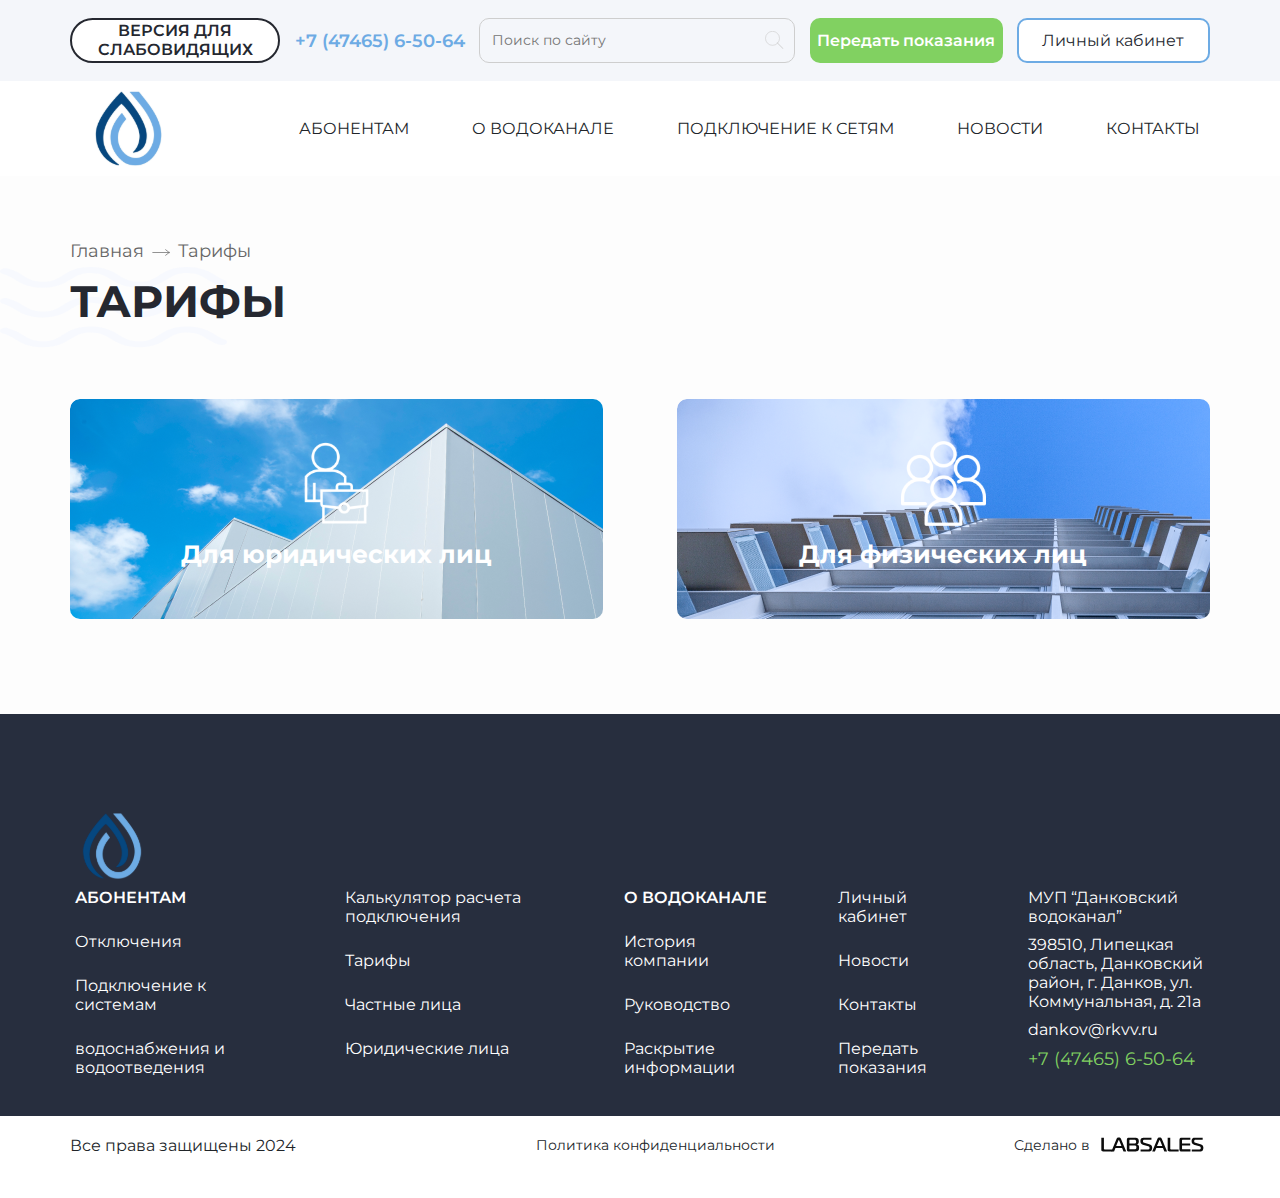
<file: tarifs.html>
<!DOCTYPE html>
<html>
  <head>
    <meta charset="utf-8" />
    <meta http-equiv="X-UA-Compatible" content="IE=edge" />
    <title></title>
    <meta name="description" content="" />
    <meta name="viewport" content="width=device-width, initial-scale=1" />
    <link rel="preconnect" href="https://fonts.googleapis.com" />
    <link rel="preconnect" href="https://fonts.gstatic.com" crossorigin />
    <link
      href="https://fonts.googleapis.com/css2?family=Montserrat:ital,wght@0,100..900;1,100..900&display=swap"
      rel="stylesheet"
    />
    <link
      href="https://cdn.jsdelivr.net/npm/bootstrap@5.3.3/dist/css/bootstrap.min.css"
      rel="stylesheet"
    />
    <link rel="stylesheet" href="css/style.css" />
    <script
      defer
      src="https://cdn.jsdelivr.net/npm/bootstrap@5.3.3/dist/js/bootstrap.bundle.min.js"
      integrity="sha384-YvpcrYf0tY3lHB60NNkmXc5s9fDVZLESaAA55NDzOxhy9GkcIdslK1eN7N6jIeHz"
      crossorigin="anonymous"
    ></script>
  </head>
  <body>
    <div class="main-wrapper">
      <header>
        <div class="header">
          <div class="header-blocks container col-xl-12">
            <div class="header-block">
              <button class="version-site">ВЕРСИЯ ДЛЯ СЛАБОВИДЯЩИХ</button>
            </div>
            <div class="header-block">
              <div class="contact-number">
                <a href="#">+7 (47465) 6-50-64</a>
              </div>
              <form action="">
                <input
                  type="text"
                  class="search"
                  placeholder="Поиск по сайту"
                />
              </form>
            </div>
            <div class="header-block">
              <a href="indications.html"
                ><button
                  class="button btn-green"
                  style="margin-right: 1.8rem; font-weight: 600"
                >
                  Передать показания
                </button></a
              >
              <a href="#"
                ><button class="button btn-white" style="font-weight: 400">
                  Личный кабинет
                </button></a
              >
            </div>
          </div>
        </div>
        <div class="container col-xl-12 row">
          <div class="col-2">
            <div class="logo">
              <a href="#"><img src="img/logo.svg" /></a>
            </div>
          </div>
          <div class="col-10">
            <nav>
              <ul>
                <li class="dropdown-trigger">
                  АБОНЕНТАМ
                  <div class="dropdown-menu">
                    <span class="triangle"></span>
                    <ul class="dropdown-menu__box">
                      <li><a href="disconnection.html">Отключения</a></li>
                      <li>
                        <a href="calculator.html"
                          >Калькулятор расчета подключения</a
                        >
                      </li>
                      <li><a href="tarifs.html">Тарифы</a></li>
                      <li><a href="tarif.html"> Частные лица</a></li>
                      <li><a href="tarif.html">Юридические лица</a></li>
                    </ul>
                  </div>
                </li>
                <li class="dropdown-trigger">
                  О ВОДОКАНАЛЕ
                  <div class="dropdown-menu">
                    <span class="triangle"></span>
                    <ul class="dropdown-menu__box">
                      <li>История компании</li>
                      <li>Руководство</li>
                      <li>Раскрытие информации</li>
                    </ul>
                  </div>
                </li>
                <a href="connection.html"><li>ПОДКЛЮЧЕНИЕ К СЕТЯМ</li></a>
                <a href="news.html"><li>НОВОСТИ</li></a>
                <a href="contacts.html"><li>КОНТАКТЫ</li></a>
              </ul>
            </nav>
          </div>
        </div>
        <div class="mobile-block">
          <div class="mobile-header">
            <div class="mobile-logo">
              <img src="img/logo-mobile-header.png" />
            </div>
            <button class="mobile-button btn-green">Передать показания</button>
            <div class="mobile-btn__menu" id="js-trigger-mobile-menu">
              <img src="img/menu-mobile.png" />
              <img src="img/menu-mobile.png" />
              <img src="img/menu-mobile.png" />
            </div>
          </div>
          <div class="mobile-dropdown__menu" id="js-mobile-menu">
            <div class="mobile-menu__list">
              <nav>
                <ul>
                  <li
                    style="
                      font-weight: 600;
                      text-transform: uppercase;
                      margin-bottom: 18px;
                      font-size: 14px;
                    "
                  >
                    АБОНЕНТАМ
                  </li>
                  <a href="disconnection.html"><li>Отключения</li></a>
                  <a href="connection.html"
                    ><li style="width: 289px">
                      Подключение к системам водоснабжения и водоотведения
                    </li></a
                  >
                  <a href="calculator.html"
                    ><li>Калькулятор расчета подключения</li></a
                  >
                  <a href="tarifs.html"><li>Тарифы</li></a>
                  <a href="tarif.html"><li>Частные лица</li></a>
                  <a href="tarif.html"><li>Юридические лица</li></a>
                </ul>
                <ul>
                  <li
                    style="
                      font-weight: 600;
                      text-transform: uppercase;
                      margin-bottom: 18px;
                      font-size: 14px;
                      padding-top: 12px;
                    "
                  >
                    О ВОДОКАНАЛЕ
                  </li>
                  <a href="company.html"><li>История компании</li></a>
                  <a href="company.html"><li>Руководство</li></a>
                  <a href="information.html"><li>Раскрытие информации</li></a>
                  <a href="#"><li>Личный кабинет</li></a>
                  <a href="news.html"><li>Новости</li></a>
                  <a href="contacts.html"><li>Контакты</li></a>
                  <a href="indications.html"><li>Передать показания</li></a>
                </ul>
                <ul>
                  <a href="#"
                    ><li class="contact-number__mobile">
                      +7 (47465) 6-50-64
                    </li></a
                  >
                  <li style="font-size: 14px; padding-bottom: 20px">
                    Почта: <a href="#">dankov@rkvv.ru</a>
                  </li>
                  <li>МУП “Данковский водоканал”</li>
                  <li style="width: 282px">
                    398510, Липецкая область, Данковский район, г. Данков, ул.
                    Коммунальная, д. 21а
                  </li>
                  <li style="padding-top: 12px; color: #66666680">
                    Все права защищены 2024
                  </li>
                  <a href="#" style="color: #66666680"
                    ><li>Политика конфиденциальности</li></a
                  >
                </ul>
              </nav>
            </div>
            <div class="logo-author__mobile-menu">
              <p class="small-text" style="margin-right: 10px">Сделано в</p>
              <a href="#"><img src="img/copyright-w.svg" /></a>
            </div>
          </div>
        </div>
      </header>
      <main id="main">
        <section>
          <div
            class="wrapper-background"
            style="background: url(img/waves.svg) 0% 20% no-repeat, #fdfdfd"
          >
            <div class="container col-xl-12 tarifs">
              <div class="breadcrumbs">
                <ul>
                  <li><a href="main.html">Главная</a></li>
                  <li><img src="img/arrow-br.svg" /></li>
                  <li><a href="#">Тарифы</a></li>
                </ul>
              </div>
              <h1
                class="tittle-section"
                style="color: #252830; text-transform: uppercase"
              >
                ТАРИФЫ
              </h1>
              <div
                class="tarifs-blocks"
                style="padding-top: 64px; padding-bottom: 95px"
              >
                <a href="tarif.html">
                  <div
                    class="tarifs-block"
                    style="background: url('img/tarif-bg1.png')"
                  >
                    <img src="img/tarif-icon1.svg" />
                    <h2>Для юридических лиц</h2>
                  </div>
                </a>
                <a href="tarif.html">
                  <div
                    class="tarifs-block tf-blur"
                    style="background: url('img/tarif-bg2.png')"
                  >
                    <img src="img/tarif-icon2.svg" />
                    <h2>Для физических лиц</h2>
                  </div>
                </a>
              </div>
            </div>
          </div>
        </section>
      </main>
      <footer id="footer">
        <div class="footer-block">
          <div class="container col-xl-12">
            <div class="footer-logo">
              <a href="#">
                <img src="img/footer-logo.svg" />
              </a>
              <div class="mobile-footer-contacts">
                <ul>
                  <a href="#"
                    ><li
                      class="contact-number__mobile"
                      style="font-size: 16px; margin-bottom: 15px"
                    >
                      +7 (47465) 6-50-64
                    </li></a
                  >
                  <li style="font-size: 14px; color: white">
                    Почта: <a href="#">dankov@rkvv.ru</a>
                  </li>
                </ul>
              </div>
            </div>
            <div class="footer-elements">
              <div class="footer-element">
                <ul>
                  <li class="footer-list__tittle">АБОНЕНТАМ</li>
                  <li><a href="disconnection.html">Отключения</a></li>
                  <li><a href="connection.html">Подключение к системам</a></li>
                  <li>
                    <a href="connection.html">водоснабжения и водоотведения</a>
                  </li>
                </ul>
              </div>
              <div class="footer-element">
                <ul>
                  <li>
                    <a href="calculator.html"
                      >Калькулятор расчета подключения</a
                    >
                  </li>
                  <li><a href="tarifs.html">Тарифы</a></li>
                  <li><a href="tarif.html">Частные лица</a></li>
                  <li><a href="tarifs.html">Юридические лица</a></li>
                </ul>
              </div>
              <div class="footer-element">
                <ul>
                  <li class="footer-list__tittle">О ВОДОКАНАЛЕ</li>
                  <li><a href="company.html">История компании</a></li>
                  <li><a href="company.html">Руководство</a></li>
                  <li><a href="information.html">Раскрытие информации</a></li>
                </ul>
              </div>
              <div class="footer-element">
                <ul>
                  <li><a href="#">Личный кабинет</a></li>
                  <li><a href="news.html">Новости</a></li>
                  <li><a href="contacts.html">Контакты</a></li>
                  <li><a href="indications.html">Передать показания</a></li>
                </ul>
              </div>
              <div class="footer-element__contacts">
                <ul>
                  <li><a href="#">МУП “Данковский водоканал”</a></li>
                  <li>
                    <a href="#"
                      >398510, Липецкая область, Данковский район, г. Данков,
                      ул. Коммунальная, д. 21а</a
                    >
                  </li>
                  <li class="footer-mail"><a href="#">dankov@rkvv.ru</a></li>
                  <li class="footer-contact-number">
                    <a href="#">+7 (47465) 6-50-64</a>
                  </li>
                  <li class="mobile-footer__el">Все права защищены 2024</li>
                  <li class="mobile-footer__el">
                    <a href="#">Политика конфиденциальности</a>
                  </li>
                </ul>
              </div>
            </div>
          </div>
        </div>
        <div class="container col-xl-12">
          <div class="footer-block__author">
            <div class="copyrights mobile-copyrights">
              Все права защищены 2024
            </div>
            <div class="small-text mobile-political">
              <a href="#">Политика конфиденциальности</a>
            </div>
            <div class="logo-author">
              <p class="small-text">Сделано в</p>
              <a href="#"><img src="img/copyright-w.svg" /></a>
            </div>
          </div>
        </div>
      </footer>
    </div>
  </body>
  <script src="js/style.js"></script>
</html>
</file>
<file: css/style.css>
body,
input,
textarea,
button,
select {
  font: 16px "Montserrat", normal, normal;
}
html {
  font-size: 14px;
}
section {
  margin: 0;
  padding: 0;
}
body {
  overflow-x: hidden;
  overflow-y: scroll;
}
a {
  text-decoration: none;
  color: inherit;
  cursor: pointer;
}
.container {
  margin: 0 auto;
  box-sizing: border-box;
  padding: 0;
}
.main-wrapper {
  width: 100vw;
  box-sizing: border-box;
  overflow-x: hidden;
  overflow-y: scroll;
}

/*  HEADER  */
.header {
  background: #f4f6fa;
}

.header-blocks {
  display: flex;
  justify-content: space-between;

  padding-top: 18px;
  padding-bottom: 18px;
}
.header-block {
  display: flex;
  align-items: center;
}

.version-site {
  color: #252830;
  width: 19rem;
  height: 3.2rem;
  border: 2px solid #252830;
  border-radius: 59px;
  background-color: white;
  font-weight: 600;
  transition: background-color 0.5s ease-in;
}
.version-site:hover {
  background-color: #f4f6fa;
  border: none;
}
.contact-number {
  font-size: 1.25rem;
  color: #6dabe4;
  margin-right: 2.5rem;
  font-weight: 600;
}
.search {
  width: 22.5625rem;
  height: 3.1875rem;

  padding-left: 0.9rem;
  padding-right: 0.7rem;
  border: 1px solid #cecece;
  border-radius: 10px;
  color: #666666;
  background: #f4f6fa;
  font-size: 14px;
}
.search::placeholder {
  background: url("../img/search-icon.svg");
  background-repeat: no-repeat;
  background-position: right;
  background-size: contain;
}
.button {
  width: 13.8rem;
  height: 3.2rem;
}
.btn-green {
  color: white;
  background-color: #81d161;
  border: none;
  border-radius: 10px;
  transition: background-color 0.5s ease-in;
}
.btn-green:hover {
  color: #81d161;
  border: 2px solid #81d161;
  background-color: white;
}
.btn-white {
  color: #252830;
  border: 2px solid #6dabe4;
  background: white;
  border-radius: 10px;
  transition: color 0.5s ease-in;
}
.btn-white:hover {
  color: #6dabe4;
}
.logo > a > img {
  width: 95px;
  height: 95px;
}
nav {
  height: 100%;
}
nav > ul {
  height: 100%;
  list-style-type: none;
  display: flex;
  justify-content: space-between;
  align-items: center;
}
nav > ul > a > li:hover,
nav > ul > li:hover,
.dropdown-menu__box > li:hover {
  color: #6dabe4;
  cursor: pointer;
}
.triangle {
  width: 0px;
  height: 0px;
  border-style: solid;
  border-width: 0 11px 19px 11px;
  border-color: transparent transparent white transparent;
  transform: rotate(0deg);
}
.dropdown-menu {
  background: hsla(0, 0%, 0%, 0);
  border: none;
  padding-top: 16px;
  opacity: 0;
  visibility: hidden;
  display: block;
  -moz-transition: all 1000ms ease;
  -webkit-transition: all 1000ms ease;
  -o-transition: all 1000ms ease;
  -ms-transition: all 1000ms ease;
  transition: all 1000ms ease;
}
.dropdown-menu__box {
  padding-top: 0;
  box-shadow: 0px 6px 28.2px 0px #d7d7d740;
  border: none;
  margin-top: 18px;
  padding: 10px 30px 10px 30px;
  border-radius: none;
  background: #ffffff;
}
.dropdown-menu__box > li {
  border-bottom: 1px solid #f4f6fa;
  padding-bottom: 10px;
  padding-top: 10px;
  list-style-type: none;
}
.dropdown-trigger:hover > .dropdown-menu {
  visibility: visible;
  opacity: 1;
}
.mobile-header {
  display: none;
}
.mobile-dropdown__menu {
  display: none;
}

/* FOOTER */

.footer-block {
  background: #272e3e;
}
.footer-logo {
  padding-top: 90px;
}
.footer-logo > a {
  background: inherit;
}
.footer-logo > a > img {
  width: 84px;
  height: 84px;
}
.footer-elements {
  display: flex;
  gap: 4.43rem;
}
.footer-element {
  white-space: nowrap;
}
.footer-list__tittle {
  font-weight: 600;
  text-transform: uppercase;
}
.footer-element > ul,
.footer-element__contacts > ul {
  list-style-type: none;
  color: white;
  font-size: 16px;
  padding-left: 5px;
}
.footer-element > ul > li {
  padding-bottom: 25px;
}
.footer-element__contacts > ul > li {
  padding-bottom: 9px;
}
.footer-element__contacts {
  margin-left: auto;
  width: 18.5rem;
}
.footer-contact-number {
  font-size: 18px;
  color: #81d161;
}
.footer-block__author {
  display: flex;
  justify-content: space-between;
  margin-top: 20px;
  margin-bottom: 30px;
}
.logo-author {
  display: flex;
  align-items: center;
}
.logo-author > a > img {
  width: 115px;
  height: 15px;
  margin-bottom: 15px;
  margin-left: 5px;
}
.small-text {
  font-size: 14px;
}
.mobile-footer__el {
  display: none;
}
.mobile-footer-contacts {
  display: none;
}

/* 404 */

.not-found-wrapper {
  display: flex;
  justify-content: center;
  padding-top: 96px;
  padding-bottom: 96px;
}
.not-found-content {
  margin-left: 14rem;
  margin-right: 14rem;
  width: 37.1rem;
  text-align: center;
}
.not-found-content > a > button {
  width: 16.3rem;
  height: 3.6rem;
  margin-top: 4.4rem;
  font-size: 1.25rem;
}
.waves > img {
  width: 14.1rem;
  height: 5rem;
}
.not-found-content > h1 {
  font-size: 4.9rem;
  font-weight: 800;
  color: #06477f;
  text-transform: uppercase;
}
.tittle {
  font-size: 1.8rem;
  font-weight: 400;
}
.btn-blue {
  border: none;
  border-radius: 10px;
  background-color: #6dabe4;
  color: white;
  font-weight: 700;
  transition: background-color 0.5s ease-in;
}
.btn-blue:hover {
  background-color: #06477f;
}

/* BANNER-SLIDER */

.banner-wrapper {
  height: 475px;
  width: 100%;
  max-width: 1900px;
  margin: 0 auto;
}
.banner-block {
  padding-left: 5px;
}

.banner-block > h1 {
  font-size: 52px;
  color: #252830;
  font-weight: 600;
  width: 57.8rem;
  padding-top: 90px;
}
.banner-block > p {
  width: 49rem;
}
.swiper-pagination {
  position: relative !important;
}
.swiper-pagination {
  display: flex;
  justify-content: center;
  align-items: center;
}
.swiper-pagination-bullet {
  width: 10px !important;
  height: 10px !important;
}
.swiper-pagination-bullet-active {
  width: 20px !important;
  height: 20px !important;
  background: #6dabe4 !important;
}

/* TABS */
.tabs {
  padding-top: 85px;
  padding-bottom: 85px;
  display: grid;
  grid-template-columns: 1fr 1fr 1fr;
  gap: 2.75rem;
}
.tab-block {
  width: 31.5rem;
  height: 20.3;
  background: white;
  border-radius: 10px;
  box-shadow: 0px 4px 81.9px 0px #e7e7e7;

  border-image: linear-gradient(0deg, #81d161 0%, rgba(129, 209, 97, 0) 100%);
  border-image-slice: 1;
  border-width: 1px;
  border-style: solid;

  text-align: center;
}
.tab-block > h4 {
  font-size: 24px;
  font-weight: 400;
}
.tab-block > p {
  color: #666666;
}
.tab-block:hover {
  border: 1px solid #81d161;
}
.tab-block:hover > h4 {
  color: #6dabe4;
}
.tab-icon > img {
  width: 48px;
  height: 48px;
  margin-bottom: 25px;
}

.btn-tab > a > button {
  width: 12.4rem;
  height: 2.75rem;
}
/* NEWS MAIN PAGE */

.news {
  padding-top: 95px;
  padding-bottom: 95px;
  text-align: center;
}
.news > h2 {
  font-size: 44px;
  font-weight: 700;
  margin-bottom: 48px;
}
.news > a > button {
  width: 10.3rem;
  height: 2.75rem;
}
.news-blocks {
  display: flex;
  gap: 2.75rem;
  margin-bottom: 40px;
}
.news-block {
  width: 31.5rem;
  height: 33.5rem;
  text-align: left;
  border-radius: 10px;
}
.news-info {
  padding: 25px 35px 33px 35px;
  background: white;
  border-bottom-left-radius: 10px;
  border-bottom-right-radius: 10px;
}
.news-date {
  font-weight: 400;
  color: #666666b2;
}
.news-info > h4 {
  margin-bottom: 20px;
}
.news-info > p {
  font-size: 20px;
  color: #666666;
  line-height: 24.38px;
}
.news-btn {
  display: flex;
  justify-content: flex-end;
}
.arrow-news {
  width: 50px;
  height: 18px;
  background: url("../img/arrow-non.svg") no-repeat;
}
.news-block:hover > .news-info > .news-btn > .arrow-news {
  background: url("../img/arrow-active.svg") no-repeat;
}

/* PARTNERS */

.partners {
  padding-top: 110px;
  padding-bottom: 95px;
  text-align: center;
}
.partners > h3 {
  font-size: 44px;
  font-weight: 700;
  margin-bottom: 48px;
}
.partner {
  display: flex;
  align-items: center;
  width: 23.1rem;
  height: 8.8rem;
  background: white;
  border-radius: 10px;
  box-shadow: 0px 4px 20px 0px #f2f1f1;
  padding-left: 20px;
  padding-right: 33px;
}
.partner:hover > p {
  color: #6dabe4;
}
.partner > p {
  margin-left: 18px;
}
.swiper-container {
  display: flex;
  justify-content: space-between;
  align-items: center;
}
.swiper-partners {
  width: 95%;
}
.swiper-partners > .swiper-wrapper > .swiper-slide-active {
  border: 1px solid !important;
  border-image-source: linear-gradient(
    180deg,
    #81d161 0%,
    rgba(129, 209, 97, 0) 100%
  ) !important;
}
.swiper-partners {
  position: relative;
}
.swiper-btn-mobile {
  display: none;
}
.swiper-btn {
  display: flex;
  width: 100%;
  justify-content: space-between;
  z-index: 5;
  position: absolute;
  top: 50px;
  /*position: relative;
   height: 34px; */
}
.swiper-btn__prev,
.pagination-nav__prev {
  width: 34px;
  height: 34px;
  background: url("../img/arrow-prev.svg");
}
/*.swiper-btn__prev {
  position: absolute;
  left: 0;
  bottom: 65px;
}
.swiper-btn__next {
  position: absolute;
  right: 0;
  bottom: 65px;
} */
.swiper-btn__next,
.pagination-nav__next {
  width: 34px;
  height: 34px;
  background: url("../img/arrow-next.svg");
}
.swiper-btn__prev:hover,
.pagination-nav__prev:hover {
  background: url("../img/arrow-sl-active.svg");
}
.swiper-btn__next:hover,
.pagination-nav__next:hover {
  background: url("../img/arrow-sl-active.svg");
  transform: rotate(180deg);
}

/* QUESTIONS */

.questions {
  padding-top: 95px;
  padding-bottom: 142px;
}
.questions > h3 {
  font-size: 3.1rem;
  font-weight: 700;
  text-align: center;
  margin-bottom: 48px;
}
.answer {
  overflow: visible;
  min-height: 70px;
  opacity: 1;
  transition: all 0.5s ease-in;
  margin-top: 10px;
  margin-left: 5px;
}
.js-answer {
  overflow: hidden;
  opacity: 0;
  height: 0 !important;
  min-height: 0 !important;
}
.question-block {
  width: 66.5rem;
  margin-bottom: 8px;
}
.question {
  display: flex;
  justify-content: space-between;
  height: 6rem;
  background: white;
  border-radius: 10px;
  box-shadow: 0px 4px 64.3px 0px #f2f1f1;
  padding-top: 22px;
  padding-left: 33px;
  padding-right: 28px;
  padding-bottom: 22px;
  font-size: 18px;
  cursor: pointer;
}
.question-icon > img {
  width: 20px;
  height: 21px;
}

/* APPLICATION MAIN */

.application-main {
  padding-top: 95px;
  padding-bottom: 95px;
  display: flex;
  gap: 2.75rem;
}
#legal-form {
  display: flex;
  flex-direction: column;
}
.js-form_non-active {
  display: none !important;
}
.application-block {
  width: 57.3rem;
  height: 45.8rem;
  border-radius: 10px;
  background: #f4f6fa;
  padding: 5.5rem 4.5rem 5.6rem 4.6rem;
}
.application-block > h4 {
  font-size: 44px;
  font-weight: 700;
}
.application-block > p {
  font-size: 1.5rem;
  font-weight: 400;
  white-space: nowrap;
  margin-bottom: 23px;
}
.application-block > span {
  font-size: 12px;
  font-weight: 400;
  color: #666666;
  margin-top: 15px;
}
.application-btn {
  display: flex;
  margin-bottom: 50px;
}
.a-btn__active {
  border-bottom: 3px solid #81d161 !important;
}
.legal-btn,
.personal-btn {
  border-bottom: 3px solid #c5c5c5;
  cursor: pointer;
}

#personal-form {
  display: flex;
  flex-direction: column;
}
.a-name,
.a-tel {
  height: 3.4rem;
  margin-bottom: 15px;
  border-radius: 10px;
  border: none;
  padding-left: 2rem;
}
.a-message {
  height: 8.6rem;
  margin-bottom: 15px;
  border-radius: 10px;
  border: none;
  padding-left: 2rem;
  padding-bottom: 5rem;
}

/* BREADCRUMBS */

.breadcrumbs {
  padding-top: 64px;
}
.breadcrumbs > ul {
  display: flex;
  list-style-type: none;
  color: #666666;
  font-size: 1.25rem;
  padding: 0;
}
.breadcrumbs > ul > li > img {
  width: 1.4rem;
  height: 0.5rem;
  margin-left: 7px;
  margin-right: 7px;
}

/* tittle-section */

.tittle-section {
  font-size: 44px;
  font-weight: 700;
}

/* NEWS-PAGE-PAGINATION */

.pagination-blocks {
  display: grid;
  grid-template-columns: 1fr 1fr 1fr;
  gap: 2.75rem;
}
.pagination-nav {
  display: flex;
  justify-content: center;
  margin-bottom: 95px;
}
.pagination-nav__next,
.pagination-nav__prev {
  width: 18px;
  height: 18px;
  background-size: contain;
}
.disabled-prev {
  background: url("../img/arrow-prev-n.svg");
  background-size: contain;
}
.disabled-next {
  background: url("../img/arrow-next-n.svg");
  background-size: contain;
}
.pagination-nav__next:hover,
.pagination-nav__prev:hover {
  background-size: contain;
  cursor: pointer;
}
.pagination-nav__number {
  margin-left: 5px;
  margin-right: 5px;
}
.hidden {
  display: none;
}
.number-nav {
  border: none;
  background: inherit;
  font-size: 1.5rem;
  color: #b2bcc6;
}
.active-number-nav {
  color: #252830;
}

/* NEWS-ONE */
.news-one {
  max-width: 1140px;
}

.description {
  max-width: 1140px;
  background: white;
  border-radius: 10px;
  border: 1px solid;
  border-image-source: linear-gradient(
    180deg,
    #81d161 0%,
    rgba(129, 209, 97, 0) 100%
  );
  padding: 31px 100px 34px 40px;
}
.news-one__img {
  max-width: 1140px;
  display: flex;
  justify-content: center;
}
.news-one__img > img {
  width: 46.3rem;
  height: 37.25rem;
  margin-top: 48px;
  margin-bottom: 85px;
}
.news-one__text {
  max-width: 1140px;
}
.news-one__text > h2 {
  font-weight: 600;
  font-size: 1.8rem;
  margin-bottom: 30px;
}
.news-one__text > p {
  font-size: 1.25rem;
  font-weight: 500;
  line-height: 2rem;
}
.news-one__text > h3 {
  font-size: 1.5rem;
  margin-top: 30px;
  margin-bottom: 30px;
}
.news-one__text > ul > li,
.news-one__text > ol > li {
  margin-bottom: 10px;
  font-size: 1.25rem;
  font-weight: 500;
  line-height: 2rem;
}
.news-one__text > ol > li::marker {
  color: #6dabe4;
}
.m-list,
.n-list {
  margin-bottom: 30px;
}
.m-list {
  list-style-type: none;
  position: relative;
  padding-left: 10px;
}
.news-one__text > ul > li {
  background: url("../img/-.svg") left center no-repeat;
  padding-left: 20px;
}
.news-one__btn-block {
  margin-top: 48px;
  margin-bottom: 95px;
  max-width: 1140px;
  display: flex;
  justify-content: space-between;
}
.news-one__btn {
  display: flex;
  font-size: 20px;
  color: #666666;
}
.news-one__btn:hover {
  color: #6dabe4;
}

/* CONTACTS */

.contacts-page__blocks {
  margin-top: 64px;
  margin-bottom: 95px;
  display: flex;
  gap: 2.75rem;
}
.contacts-page__block {
  background: #f4f6fa;
  padding: 43px 35px;
  height: 43rem;
}
.contacts-page__block--name > p {
  font-size: 1.5rem;
  font-weight: 500;
  padding-bottom: 1.8rem;
  border-bottom: 3px solid #ffffff;
}
.contacts-page__block--adress > h3,
.contacts-page__block--work > h3,
.contacts-page__block--tel > h3,
.contacts-page__block--email > h3 {
  font-size: 1.5rem;
  font-weight: 700;
  margin-top: 20px;
  margin-bottom: 10px;
}
.contacts-page__block--adress > p,
.contacts-page__block--work > p {
  font-size: 1.25rem;
  font-weight: 500;
  padding-bottom: 1.8rem;
  border-bottom: 3px solid #ffffff;
}
.contacts-page__block--tel > p {
  font-size: 1.6rem;
  font-weight: 800;
  color: #81d161;
  padding-bottom: 1.8rem;
  border-bottom: 3px solid #ffffff;
}
.contacts-page__block--email > p {
  font-weight: 400;
}
.contacts-page__block--btn {
  margin-top: 45px;
  display: flex;
  gap: 1.9rem;
}
.contacts-map {
  margin-bottom: 95px;
}
#map {
  width: 95.4rem;
  height: 47rem;
}

/* FORM */

.form-blocks {
  padding-top: 65px;
  padding-bottom: 95px;
  display: flex;
  gap: 3.7rem;
  justify-content: space-between;
  flex-wrap: nowrap;
}
.form-input > p,
.small-input > div > p {
  font-weight: 500;
}
.form-input {
  margin-bottom: 1.25rem;
}
.form-input > input {
  width: 48.1rem;
  height: 3.4rem;
  border-radius: 10px;
  border: none;
  background: #f4f6fa;
  padding-left: 15px;
}
.small-input {
  display: flex;
  justify-content: space-between;
}
.small-input > div > input {
  height: 3.4rem;
  border-radius: 10px;
  border: none;
  background: #f4f6fa;
  width: 23.4rem;
  padding-left: 15px;
}
.form-input > input::placeholder {
  color: #666666;
}
.input-file__block {
  display: block;
  width: 48.1rem;
  padding-top: 1.2rem;
  padding-bottom: 1.2rem;
  border-radius: 10px;
  border: none;
  padding-left: 2rem;
  line-height: 1rem;
  color: #666666;
  font-weight: 500;
}
.form-btn {
  display: block;
}
.form-btn > button {
  width: 48.1rem;
  margin-bottom: 15px;
  margin-top: 5px;
}
.agreement {
  font-size: 0.75rem;
  font-weight: 400;
  color: #666666;
}
.req-valid:invalid {
  border: 2px solid red;
}
.req-valid:valid {
  border: none;
}

/* DISCONNECTION */

.disconnection-block {
  margin-top: 64px;
  max-width: 69.8rem;
  margin-bottom: 90px;
}
.blue-tittle {
  font-size: 1.5rem;
  font-weight: 700;
  color: #6dabe4;
  margin-bottom: 25px;
}
.disconnection-block > p,
.disconnection-block > ul > li {
  font-size: 1.25rem;
  line-height: 2rem;
  font-weight: 500;
}
.disconnection-block > ul {
  list-style-type: none;
}
.disconnection-block > ul > li {
  background: url("../img/-.svg") left center no-repeat;
  padding-left: 20px;
}

/* TARIFS */

.tarifs-blocks {
  display: flex;
  gap: 5.25rem;
  flex-wrap: nowrap;
}
.tarifs-block {
  height: 15.75rem;
  width: 47.5rem;
  background-repeat: no-repeat;
  text-align: center;
  padding-top: 3rem;
}
.tarifs-block:hover {
  background: linear-gradient(
      180deg,
      rgba(109, 171, 228, 0.91) 0%,
      rgba(29, 76, 101, 0.91) 100%
    ),
    url("../img/tarif-bg1.png") !important;
}
.tf-blur:hover {
  background: linear-gradient(
      180deg,
      rgba(109, 171, 228, 0.91) 0%,
      rgba(29, 76, 101, 0.91) 100%
    ),
    url("../img/tarif-bg2.png") !important;
}
.tarifs-block > h2 {
  color: white;
  font-size: 1.75rem;
  font-weight: 700;
  margin-top: 1rem;
}

/* MODAL */

.modal-body {
  width: 45.3rem;
  height: 12.5rem;
  background: #06477f;
  border-radius: 10px;
  display: flex;
  justify-content: center;
  align-items: center;
}

.modal-notification__text {
  color: white;
  font-size: 30px;
  font-weight: 600;
}

/* TABLE */
.table-radius {
  border-radius: 20px;
}
.tarif-table {
  margin-top: 44px;
  margin-bottom: 96px;
}
.table {
  border-collapse: separate;
}
tr {
  border-collapse: separate;
  border-spacing: 0 10px;
}
th,
td {
  background: #f4f6fa;
  border: 2px solid white;
  padding-left: 15px;
  padding-right: 15px;
  padding-top: 15px;
  padding-bottom: 15px;
}
/*第一欄第一列：左上*/
tr:first-child td:first-child {
  border-top-left-radius: 10px;
}
/*第一欄最後列：左下*/
tr:last-child td:first-child {
  border-bottom-left-radius: 10px;
}
/*最後欄第一列：右上*/
tr:first-child td:last-child {
  border-top-right-radius: 10px;
}
/*最後欄第一列：右下*/
tr:last-child td:last-child {
  border-bottom-right-radius: 10px;
}

/* CALCULATOR */

.calculator-blocks {
  padding-top: 64px;
  padding-bottom: 94px;
}
.fm-calc > input[type="checkbox"] {
  display: none;
}
.fm-calc > label {
  position: relative;
  padding-left: 35px;
}
.fm-calc > label::before {
  content: "";
  position: absolute;
  left: 0;
  bottom: -5px;
  width: 32px;
  height: 32px;
  border: 1px solid black;
}
.fm-calc > input:checked + label:before {
  content: "";

  background: rgba(109, 171, 228, 1);
  background-image: url("../img/checkbox.svg");
  background-repeat: no-repeat;
  background-position: center;
  border: none;
}

/* INFORMATION */
.information-blocks {
  padding-top: 64px;
  padding-bottom: 94px;
}
.information-btn__block {
  display: flex;
  gap: 10px;
  margin-bottom: 48px;
}
.information-btn {
  border-bottom: 2px solid #c5c5c5;
  font-size: 1.25rem;
  cursor: pointer;
}
.information-block {
  display: flex;
  flex-direction: column;
  gap: 48px;
}
.information-block > a > span {
  font-size: 20px;
  font-weight: 500;
  color: #6dabe4;
  text-decoration: underline;
  font-weight: 600;
}

/* CONNECTION */

.connection-text {
  padding-top: 64px;
  width: 59.6rem;
}
.connection-text > h2 {
  font-size: 1.5rem;
  font-weight: 700;
  color: #6dabe4;
  margin-bottom: 28px;
}
.connection-text > ul {
  list-style: none;
  padding-left: 0;
}
.connection-text > ul > li {
  background: url("../img/-.svg") left 25% no-repeat;
  padding-left: 20px;
  margin-bottom: 12px;
}
.connection-text > ul > li > a,
.connection-text > ul > li > ul > li > a {
  border-bottom: 2px solid grey;
}
.connection-btn__block {
  margin-top: 25px;
  display: flex;
  gap: 2.5rem;
  margin-bottom: 94px;
}
.connection-btn {
  text-align: center;

  white-space: wrap;
  width: 23.1rem;
  height: 5.75rem;
  background: white;
  box-shadow: 0px 4px 64.3px 0px #f2f1f1;
  font-size: 1.12rem;
  text-transform: uppercase;
  color: #6dabe4;
  font-weight: 700;
  border-image: linear-gradient(0deg, #81d161 0%, rgba(129, 209, 97, 0) 100%);
  border-image-slice: 1;
  border-width: 1px;
  border-style: solid;
  border-radius: 20px;
}

/* COMPANY */
.company-text {
  margin-top: 64px;
}

.company-text > img {
  float: right;
  width: 45rem;
  height: 38.6rem;
  padding-left: 44px;
  padding-bottom: 33px;
}
.company-text > h2 {
  font-size: 1.5rem;
  font-weight: 700;
  color: #6dabe4;
  margin-top: 30px;
  margin-bottom: 30px;
}
.company-text > p {
  font-size: 1.25rem;
  line-height: 2.4rem;
  font-weight: 600;
}
.company-personal {
  margin-top: 95px;
}
.company-personal > h3 {
  font-size: 1.5rem;
  font-weight: 700;
  color: #6dabe4;
  margin-bottom: 55px;
}
.company-personal__blocks {
  display: flex;
  gap: 2.75rem;
  margin-bottom: 95px;
}
.company-personal__block {
  width: 31.5rem;
  box-shadow: 0px 4px 64.3px 0px #f2f1f1;
  cursor: pointer;
}
.company-personal__block:hover > .personal-text > p {
  color: #6dabe4;
}
.personal-img {
  background: #f4f6fa;
  padding: 5.4rem 9.1rem;
}
.personal-text {
  padding: 2.8rem 9.1rem 2.9rem 2.1rem;
}
.personal-text > p {
  font-size: 1.5rem;
  color: #252830;
  white-space: nowrap;
  font-weight: 600;
}
.personal-text > span {
  font-size: 1.25rem;
  font-weight: 400;
  color: #666666;
}
/* MEDIA */

@media screen and (max-width: 480px) {
  .show {
    display: block !important;
    max-height: 100vh;
    width: 100%;

    z-index: 10000;
    background: white;
  }
  .none-mobile {
    display: none;
  }
  body,
  input,
  textarea,
  button,
  select {
    font: 14px "Montserrat", normal, normal;
  }

  /* HEADER  */

  .header,
  header > .row {
    display: none;
  }
  /*.mobile-block {
    min-height: 100vh;
  } */
  .mobile-header {
    display: flex;
    align-items: center;
    padding: 18px 15px 20px 15px;
  }
  .mobile-logo > img {
    width: 51px;
    height: 51px;
    margin-right: 57px;
  }
  .mobile-button {
    width: 192px;
    height: 47px;
    border-radius: 10px;
  }
  .mobile-btn__menu {
    display: flex;
    flex-direction: column;
    gap: 6px;
    margin-left: auto;
  }
  .mobile-btn__menu > img {
    width: 28px;
    height: 2.5px;
  }
  .mobile-dropdown__menu {
    display: none;
  }
  .mobile-menu__list {
    padding-left: 15px;
  }
  .mobile-menu__list > nav > ul {
    display: block;
    list-style-type: none;
    padding: 0;
    margin: 0;
  }
  .mobile-menu__list > nav > ul > a > li,
  .mobile-menu__list > nav > ul > li {
    font-size: 16px;
    margin-bottom: 12px;
  }
  .contact-number__mobile {
    margin-top: 28px;
    color: #81d161;
    font-weight: 800;
  }
  .logo-author__mobile-menu {
    margin-top: 48px;
    display: flex;
    justify-content: center;
    align-items: center;
    padding-top: 15px;
    padding-bottom: 15px;
    background: #f4f6fa;
  }
  .logo-author__mobile-menu > p {
    margin-top: 12px;
  }

  /* FOOTER  */

  .footer-logo {
    padding-top: 33px;
    display: flex;
    justify-content: space-between;
    padding-right: 10px;
  }
  .footer-elements {
    flex-wrap: wrap;
    margin-top: 35px;
    padding-left: 10px;
    padding-right: 10px;
    row-gap: 57px;
    column-gap: 20px;
  }
  .footer-list__tittle {
    font-size: 14px !important;
  }
  .footer-element > ul > li {
    font-size: 12px;
    padding-bottom: 12px;
  }
  .footer-element {
    width: 47%;
    white-space: wrap;
  }
  .footer-element__contacts {
    margin-left: 0;
  }
  .footer-mail,
  .footer-contact-number,
  .mobile-copyrights,
  .mobile-political {
    display: none;
  }
  .mobile-footer__el {
    display: block;
    margin-top: 20px;
    color: #ffffff80;
  }
  .footer-block {
    padding-bottom: 30px;
  }
  .footer-block__author {
    margin-top: 15px;
    margin-bottom: 15px;
    justify-content: center;
  }
  .mobile-footer-contacts {
    display: block;
  }
  .mobile-footer-contacts > ul {
    list-style-type: none;
    padding-left: 20px;
  }
  .not-found-wrapper {
    padding-top: 2.5rem;
    padding-bottom: 2.5rem;
  }
  .waves {
    display: none;
  }
  .not-found-content {
    width: 100%;
    margin: 0;
  }
  h1 {
    font-size: 2.7rem;
  }
  .tittle {
    font-size: 1.2rem;
  }
  .not-found-content > a > button {
    width: 15.8rem;
    height: 3.7rem;
    margin-top: 2.2rem;
  }

  /* NOT FOUND */

  .not-found-content > h1 {
    font-size: 2.7rem;
  }

  /* BANNER-SLIDER */

  .banner-wrapper {
    max-width: 425px;
    background: linear-gradient(
        90deg,
        #ffffff 0%,
        rgba(255, 255, 255, 0.66) 100%
      ),
      url(../img/beautiful-composition-spa-bath-concept\ 1.png) top center /
        100% 355px no-repeat !important;
    height: max-content;
  }
  .banner-block {
    width: 100%;
    padding: 64px 10px;
  }
  .banner-block > h1 {
    font-size: 1.7rem;
    padding-top: 0;
    width: 100%;
  }
  .banner-block > p {
    font-size: 16px;
    font-weight: 400;
    width: 100%;
    padding-top: 11px;
  }
  .swiper-pagination-bullet-active {
    width: 15px !important;
    height: 15px !important;
  }

  /* TABS */
  .tabs {
    padding-top: 36px;
    display: block;
    padding-bottom: 26px;
  }
  .tab-block {
    padding: 37px 36px !important;
    width: 345px;
    margin: 0 auto;
    margin-bottom: 10px;
  }
  .tab-block > h4 {
    font-size: 18px;
  }
  .tab-block > p {
    font-size: 16px;
    width: 260px;
  }
  .tab-icon > img {
    width: 35px;
    height: 35px;
    margin-bottom: 12px;
  }
  .btn-tab > a > button {
    margin-right: 0 !important;
    margin-bottom: 10px;
  }
  /* NEWS */
  .news {
    padding-top: 36px;
    padding-bottom: 36px;
  }
  .news > h2 {
    font-size: 24px;
    margin-bottom: 24px;
  }
  .news-blocks {
    flex-direction: column;
    gap: 80px;
    margin-bottom: 25px;
  }
  .news-block {
    width: 345px;

    margin: 0 auto;
  }
  .news-img > img {
    width: 345px;
    height: auto;
  }
  .news-date {
    font-size: 16px;
  }
  .news-info {
    height: 273px;
  }
  .news-info > p {
    font-size: 14px;
  }
  .news > a > button {
    margin-top: 65px;
  }

  /* PARTNERS */

  .partners {
    padding-top: 36px;
    padding-bottom: 36px;
  }
  .partners > h3 {
    font-size: 24px;
    margin-bottom: 24px;
  }
  .swiper-container {
    flex-direction: column;
  }
  .swiper-partners {
    height: 700px !important;
    overflow: hidden;
    width: 345px;
  }
  .swiper-partners > .swiper-wrapper > .swiper-slide {
    height: 141px !important;
  }
  .desktop-slider-btn {
    display: none;
  }
  .swiper-btn-mobile {
    display: block;
    display: flex;
    justify-content: space-between;
    width: 345px;
  }
  /*
  .swiper-btn {
    top: 660px;
  }
    */

  /* QUESTIONS */

  .questions {
    padding-top: 36px;
    padding-bottom: 36px;
  }
  .questions > h3 {
    font-size: 24px;
    margin-bottom: 24px;
  }
  .question-block {
    width: 345px;
    margin: 0 auto;
    margin-bottom: 10px;
  }
  .question {
    font-size: 14px;
    font-weight: 400;
    height: 100px;
    display: flex;
    padding-left: 16px;
    align-items: center;
  }
  .question-icon > img {
    margin-bottom: 20px;
  }

  /*  APPLICATION-MAIN */

  .application-main {
    padding-top: 36px;
    padding-bottom: 36px;
    flex-direction: column;
    gap: 12px;
  }
  .application-block {
    width: 345px;
    height: max-content;
    margin: 0 auto;
    padding: 24px;
  }
  .application-block > h4 {
    font-size: 24px;
  }
  .application-block > p {
    font-size: 16px;
    white-space: wrap;
  }
  .application-btn {
    margin-bottom: 40px;
  }
  .legal-btn,
  .personal-btn {
    font-size: 16px;
  }
  .a-name,
  .a-tel {
    height: 41px;
  }
  #personal-form > button,
  #legal-form > button {
    font-size: 16px;
  }
  .application-block > span {
    font-size: 10px;
  }
  .application-img {
    display: flex;
    justify-content: center;
  }
  .application-img > img {
    width: 345px;
  }

  /* BREADCRUMBS */

  .breadcrumbs {
    padding-top: 24px;
  }
  .news-page {
    padding-left: 15px;
    padding-right: 15px;
  }
  .breadcrumbs > ul {
    font-size: 12px;
  }
  .tittle-section {
    font-size: 24px;

    margin-bottom: 20px;
  }
  .pagination-blocks {
    display: flex;
    flex-direction: column;
    justify-content: center;
    gap: 85px;
  }
  .pagination-nav__next,
  .pagination-nav__prev {
    width: 34px;
    height: 34px;
  }
  .pagination-nav {
    justify-content: space-between;
    margin-top: 85px;
    margin-bottom: 36px;
  }
  .pagination-nav__number {
    display: none;
  }
  .news-one {
    padding-left: 15px;
    width: 345px;
  }
  .description {
    width: 345px;
    font-size: 16px;
    padding: 24px;
  }
  .news-one__img {
    width: 345px;
  }
  .news-one__img > img {
    width: 345px;
    height: 279px;
    margin-top: 12px;
    margin-bottom: 36px;
  }
  .news-one__text > h2,
  .news-one__text > h3 {
    font-size: 18px;
  }
  .news-one__text > p {
    font-size: 16px;
  }
  .news-one__text > ul > li,
  .news-one__text > ol > li {
    font-size: 14px;
    line-height: 1rem;
  }
  .news-one__text > ol {
    padding-left: 25px;
  }
  .news-one__btn-block {
    margin-top: 36px;
    margin-bottom: 36px;
  }
  .news-one__btn {
    font-size: 12px;
  }
  /* CONTACTS */

  .contacts-page {
    width: 345px;
  }
  .contacts-page__blocks {
    margin-top: 16px;
    padding-top: 20px;
    flex-direction: column;
    margin-bottom: 36px;
  }
  .contacts-page__block {
    padding: 24px 16px;
    height: max-content;
  }
  .contacts-page__block--name > p {
    font-size: 16px;
  }
  .contacts-page__block--adress > h3,
  .contacts-page__block--work > h3,
  .contacts-page__block--tel > h3,
  .contacts-page__block--email > h3 {
    font-size: 16px;
  }
  .contacts-page__block--adress > p,
  .contacts-page__block--work > p {
    font-size: 16px;
  }
  .contacts-page__block--tel > p {
    font-size: 18px;
  }
  .contacts-page__block--email > p {
    font-size: 16px;
  }
  .contacts-page__block--btn {
    margin-top: 24px;
    flex-direction: column;
    gap: 12px;
  }
  .contacts-page__block--btn > button {
    width: 247px !important;
  }
  .contacts-map {
    width: 345px;
    border-radius: 10px;
    margin-bottom: 36px;
  }
  #map {
    width: 345px;
    height: 241px;
    margin: 0 auto;
  }

  /* REPORT */

  .report {
    width: 345px;
    padding-left: 15px;
    padding-right: 15px;
  }
  .form-blocks {
    padding-top: 16px;
    padding-bottom: 36px;
    flex-direction: column;
    gap: 20px;
  }
  .form-input > p {
    font-size: 16px;
  }
  .form-input > input {
    width: 100%;
    height: 54px;
    padding-left: 0 !important;
  }
  .form-input > input::placeholder {
    font-size: 12px;
    padding-left: 13px;
    white-space: wrap;
  }
  .input-file__block {
    width: 315px;
    height: 54px;
    font-size: 12px;
    padding-left: 13px;
  }
  .form-btn > button {
    width: 100%;
    height: 54px;
  }
  .agreement {
    font-size: 12px;
  }
  /* DISCONNECTION */

  .disconnection {
    width: 375px;
    padding-left: 15px;
    padding-right: 15px;
  }
  .disconnection-block {
    margin-top: 16px;
    padding-top: 20px;
    margin-bottom: 36px;
  }
  .blue-tittle {
    font-size: 18px;
  }
  .disconnection-block > p,
  .disconnection-block > ul > li {
    font-size: 16px;
  }
  .disconnection-block > ul {
    padding-left: 0;
  }
  /* INDICATIONS */

  .indications {
    width: 375px;
    padding-left: 15px;
    padding-right: 15px;
  }
  .indications-blocks {
    padding-top: 16px !important;
    padding-bottom: 36px !important;
  }
  #personal-form,
  #legal-form {
    flex-direction: column !important;
  }
  .small-input > div > input {
    max-width: 170px;
    min-width: 105px;
  }
  .third > div > input {
    width: 105px !important;
  }

  /* MODAL */

  .modal-body {
    width: 345px;
    height: 158px;
    text-align: center;
  }
  .modal-content {
    width: max-content;
    border-radius: 10px;
  }
  .modal-notification__text {
    font-size: 24px;
  }
  /* TARIFS */
  .tarifs {
    width: 345px;
    padding-left: 15px;
    padding-right: 15px;
  }

  .tarifs-blocks {
    padding-top: 16px !important;
    padding-bottom: 36px !important;
    flex-direction: column;
    gap: 12px;
  }
  .tarifs-block {
    width: 345px;
    height: max-content;
    padding: 45px 57px;
    border-radius: 10px;
  }
  .tarifs-block > h2 {
    font-size: 22px;
  }
  .container {
    margin: 0 auto;
  }

  /* INFORMATION */

  .information {
    width: 345px;
    padding-left: 15px;
    padding-right: 15px;
  }
  .information-blocks {
    padding-top: 16px;
    padding-bottom: 36px;
    width: 345px;
  }
  .information-btn__block {
    margin-bottom: 36px;
  }
  .information-block {
    gap: 24px;
  }
  .information-block > a > span {
    font-size: 18px;
  }
  .information-block > a {
    display: flex;
    gap: 12px;
  }
  /* CONNECTION */

  .connection {
    width: 345px;
    padding-left: 15px;
    padding-right: 15px;
  }
  .connection > h1 {
    width: 100% !important;
  }
  .connection-text {
    padding-top: 16px;
    width: 345px;
  }
  .connection-text > h2 {
    font-size: 18px;
    margin-bottom: 18px;
  }
  .connection-text > ul > li {
    font-size: 16px;
    background: url("../img/-.svg") left 5% no-repeat;
  }
  .connection-btn__block {
    width: 345px;
    flex-direction: column;
    margin-bottom: 36px;
    gap: 12px;
  }
  .connection-btn {
    width: 345px;
    height: max-content;
    padding: 24px 26px;
  }
  /* COMPANY */

  .company {
    width: 345px;
  }
  .company-text {
    margin-top: 16px;
    padding-top: 16px;
  }
  .company-text > img {
    width: 345px;
    height: auto;
    float: none;
    padding-left: 0;
    padding-bottom: 24px;
  }
  .company-text > p {
    font-size: 16px;
    line-height: 26px;
  }
  .company-text > h2 {
    font-size: 18px;
  }
  .company-personal {
    margin-top: 36px;
  }
  .company-personal__blocks {
    width: 345px;
    flex-direction: column;
    gap: 12px;
    margin-bottom: 36px;
  }
  .company-personal__block {
    width: 345px;
  }
  .personal-img {
    padding: 60px 99px;
  }
  .personal-img > img {
    width: 146px;
    height: 147px;
  }
  .personal-text {
    padding-left: 24px;
    padding-top: 24px;
    padding-bottom: 28px;
    padding-right: 50px;
  }
  .personal-text > p {
    margin-bottom: 5px;
    white-space: nowrap;
    font-size: 18px;
  }
  .personal-text > span {
    font-size: 16px;
  }
  .tarif {
    width: 345px;
    padding-left: 15px;
    padding-right: 15px;
  }
  .tarif-table {
    padding-top: 16px;
    padding-bottom: 36px;
    overflow-x: scroll;
  }
  .calculator {
    width: 345px;
    padding-left: 15px;
    padding-right: 15px;
  }
  .form-block {
    width: 100% !important;
  }
  .form-input > input[type="checkbox"] {
    width: 32px !important;
    height: 32px !important;
  }
  .form-input > label {
    width: auto !important;
    font-size: 15px !important;
    margin-bottom: 10px;
    display: inline-block;
    vertical-align: bottom;
  }
  .form-block > button {
    width: 100%;
    margin-bottom: 10px;
  }
  .form-block {
    gap: 10px !important;
  }
  .mb-lb::before {
    bottom: 0 !important;
  }
}

@media screen and (max-width: 1000px) {
  .header-block > a > .btn-white {
    display: none !important;
  }
  .header-blocks {
    gap: 10px;
  }
  .col-10 > nav > ul {
    font-size: 12px;
  }
  .version-site {
    font-size: 10px;
    width: 9rem !important;
  }
  .contact-number {
    font-size: 14px;
  }
  .connection-text {
    width: 100%;
  }
}
@media screen and (min-width: 1900px) {
  .container {
    max-width: 1600px !important;
  }
  html {
    font-size: 16px;
  }
}
@media screen and (min-width: 481px) and (max-width: 1199px) {
  .version-site {
    width: 13rem;
  }
  .header-block > .button {
    width: max-content !important;
  }
  .header-block > a > button {
    margin-right: 5px !important;
  }
  .search {
    width: max-content;
  }
  .contact-number {
    font-size: 14px;
    margin-right: 10px;
  }
  .tab-block {
    width: auto !important;
    min-width: auto !important;
  }
  .application-main {
    flex-direction: column;
    align-items: center;
  }
  .application-block {
    width: 100% !important;
  }
  .application-img > img {
    width: 100%;
  }
  .news-one {
    max-width: 960px !important;
  }
  .news-info {
    height: 300px;
  }
  .news-info > h4 {
    font-size: 18px;
  }
  .news-info > p {
    font-size: 13px;
    margin-top: auto !important;
    display: flex;
    flex-direction: column;
  }
  .contacts-page__block {
    width: 48%;
  }
  .contacts-page__application {
    width: 45%;
  }
  .application-block > h4 {
    font-size: 34px;
  }
  #map {
    width: 100% !important;
  }
  .connection-btn__block > a {
    width: 30%;
  }
  .connection-btn {
    width: 100%;
  }
  .partner {
    flex-direction: column;
    gap: 10px;
    align-items: center;
    min-height: 200px;
    padding: 10px;
  }
  .partner > p {
    margin-left: 0;
    font-size: 13px;
  }
  .partner-img > img {
    width: 50px;
    height: 50px;
  }
  .personal-text {
    padding: 10px !important;
  }
  .personal-text > p {
    white-space: wrap;
  }
}
@media screen and (min-width: 481px) and (max-width: 1900px) {
  .version-site {
    width: 15rem;
  }
  .contact-number {
    margin-right: 1rem;
  }
  .header-block > a > .btn-green {
    margin-right: 1rem !important;
  }
  .tabs {
    justify-items: stretch;
  }
  .tab-block {
    width: auto;
  }
  .btn-tab > a > .btn-blue {
    margin-right: 0 !important;
  }
  .tab-block {
    padding: 23px 30px 50px 30px !important;
    min-width: 25.5rem;
    display: flex;
    flex-direction: column;
  }
  .btn-tab {
    margin-top: auto !important;
    display: flex;
    flex-direction: column;
    gap: 10px;
  }
  .btn-tab > a > button {
    height: 3.5rem;
  }
  .news-block {
    width: auto;
  }
  .news-img > img {
    width: 100%;
  }
  .news-info {
    padding: 25px 10px 25px 10px;
  }
  .swiper-btn {
    width: 100%;
  }

  .swiper-partners {
    overflow: hidden;
  }
  /*
  .swiper-partners > .swiper-wrapper {
    width: 90%;
    margin: 0 auto;
    margin-left: 30px;
    padding-right: 350px;
    overflow: hidden;
  }
    */
  .partner {
    width: auto;
    padding-right: 20px;
    padding-top: 10px;
    padding-bottom: 10px;
  }
  .application-block {
    width: 700px;
  }
  .application-img > img {
    width: 500px;
  }
  .application-block > p {
    white-space: wrap;
  }
  .application-block > h4 {
    white-space: nowrap;
  }
  .footer-element {
    white-space: wrap;
  }
  .ab-contact-page {
    width: 500px;
  }
  .contacts-page__block {
    height: auto;
  }
  #map {
    width: 100%;
  }
  .form-blocks {
    justify-content: space-between;
    gap: 10%;
  }
  .form-block {
    width: 45%;
  }
  .form-input > input {
    width: 100%;
  }
  .form-input > label {
    width: 100%;
  }
  .input-file__block {
    width: 100%;
  }
  .form-btn > button {
    width: 100%;
  }
  .small-input > div {
    width: 48%;
  }
  .small-input > div > input {
    width: 100%;
  }
  .third > div {
    width: 32%;
  }
  .small-input > div > input {
    width: 100% !important;
  }
  .tarifs-blocks {
    justify-content: space-between;
  }
  .tarifs-blocks > a {
    width: 47%;
  }
  .tarifs-block {
    width: 100%;
    border-radius: 10px;
  }
  .fm-calc > label {
    width: auto;
    vertical-align: super;
    display: inline-block;
  }

  .form-block > button {
    width: 100%;
    margin-bottom: 10px;
  }
  .personal-img {
    padding: 0;
    text-align: center;
  }
  .company-personal__block {
    width: 32%;
  }
}
</file>
